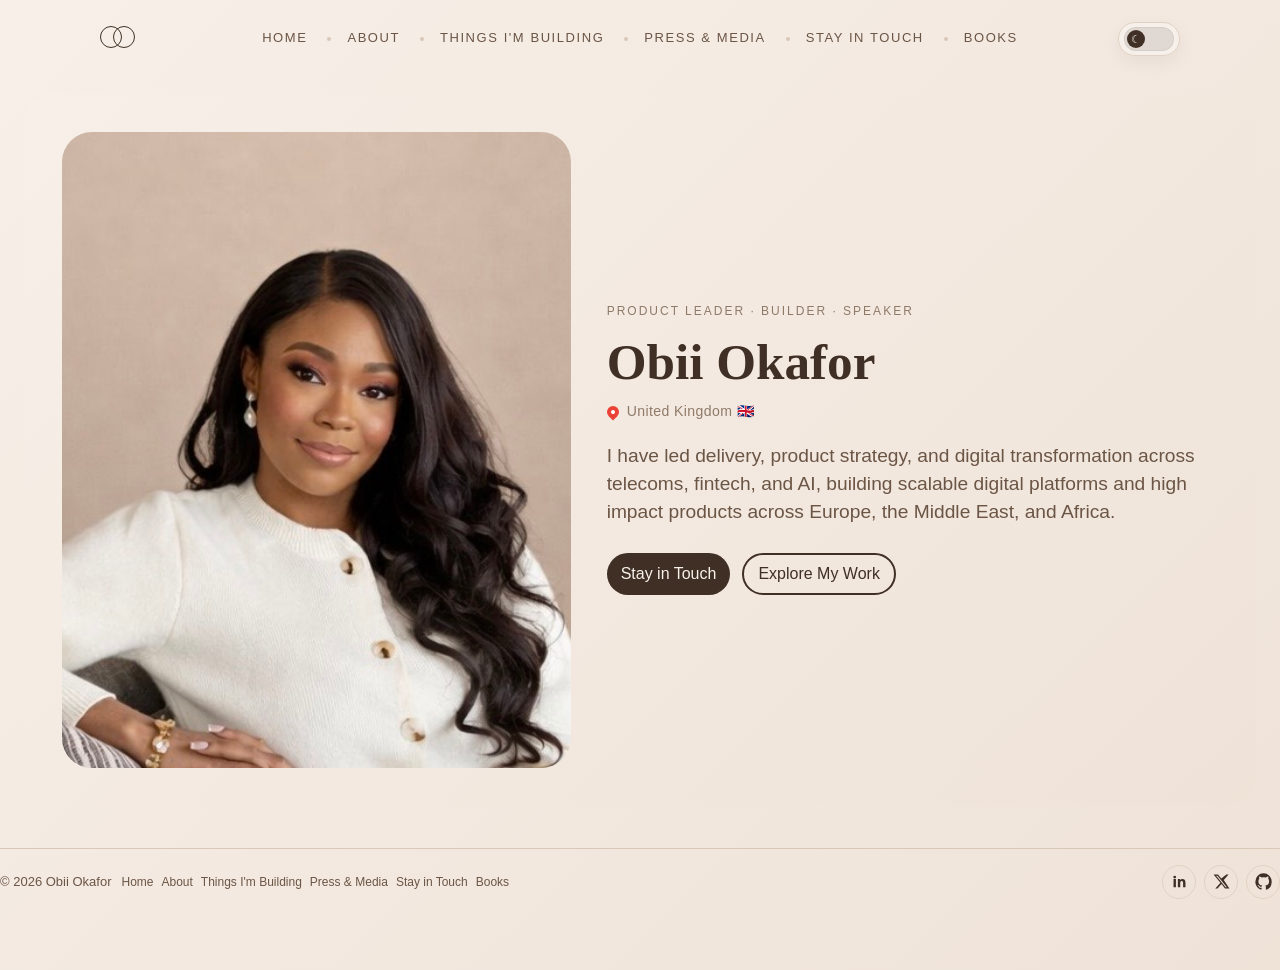
<file: index.html>
<!doctype html>
<html lang="en">
  <head>
    <meta charset="UTF-8" />
    <meta name="viewport" content="width=device-width, initial-scale=1.0" />
    <title>Obii Okafor | Product Leader, Builder &amp; Speaker</title>
    <meta name="description" content="Obii Okafor is a product leader, speaker, author and community builder creating products and opportunities across technology." />
    <link rel="canonical" href="https://obiiokafor.com/" />
    <link rel="icon" href="/assets/brand/favicon.svg" type="image/svg+xml" />
    <link rel="manifest" href="/site.webmanifest" />
    <meta name="application-name" content="Obii Okafor" />
    <meta name="theme-color" content="#efe8df" media="(prefers-color-scheme: light)" />
    <meta name="theme-color" content="#2d1d16" media="(prefers-color-scheme: dark)" />
    <meta property="og:type" content="website" />
    <meta property="og:site_name" content="Obii Okafor" />
    <meta property="og:title" content="Obii Okafor | Product Leader, Builder &amp; Speaker" />
    <meta property="og:description" content="Building products, communities and ideas that create opportunity." />
    <meta property="og:url" content="https://obiiokafor.com/" />
    <meta property="og:image" content="https://obiiokafor.com/assets/brand/og-image.jpg" />
    <meta property="og:image:width" content="1200" />
    <meta property="og:image:height" content="630" />
    <meta name="twitter:card" content="summary_large_image" />
    <meta name="twitter:title" content="Obii Okafor | Product Leader, Builder &amp; Speaker" />
    <meta name="twitter:description" content="Building products, communities and ideas that create opportunity." />
    <meta name="twitter:image" content="https://obiiokafor.com/assets/brand/og-image.jpg" />
    <link rel="stylesheet" href="./site-ui.css" />
    <link rel="stylesheet" href="./hero-studio.css" />
    <script type="application/ld+json">
{
  "@context": "https://schema.org",
  "@graph": [
    {
      "@type": "WebSite",
      "@id": "https://obiiokafor.com/#website",
      "url": "https://obiiokafor.com/",
      "name": "Obii Okafor",
      "alternateName": [
        "Obiageli Okafor",
        "Obii Okafor"
      ],
      "description": "Personal website of Obii Okafor, Senior Product Manager, product leader, product management speaker, author and builder of PMHelp and Capstone.",
      "publisher": {
        "@id": "https://obiiokafor.com/#person"
      },
      "inLanguage": "en-GB"
    },
    {
      "@type": "Person",
      "@id": "https://obiiokafor.com/#person",
      "name": "Obiageli Okafor",
      "alternateName": [
        "Obii Okafor",
        "Obii"
      ],
      "url": "https://obiiokafor.com/",
      "image": "https://obiiokafor.com/assets/about-profile-square.jpg",
      "jobTitle": "Senior Product Manager",
      "description": "Obiageli Okafor is a London-based Senior Product Manager, product leader, product management speaker, author and technology leader.",
      "worksFor": {
        "@type": "Organization",
        "name": "8x8",
        "url": "https://www.8x8.com/"
      },
      "founder": [
        {
          "@id": "https://www.pmhelp.co/#organization"
        },
        {
          "@type": "Organization",
          "name": "Capstone",
          "url": "https://www.usecapstone.com/"
        }
      ],
      "sameAs": [
        "https://www.linkedin.com/in/obiageli-okafor",
        "https://x.com/obiiokafor1",
        "https://github.com/ObiiOkafor"
      ],
      "knowsAbout": [
        "Product Management",
        "Product Leadership",
        "Artificial Intelligence",
        "AI",
        "Cloud Communications",
        "Enterprise Platforms",
        "Digital Transformation",
        "Career Growth",
        "Leadership",
        "PMHelp",
        "Capstone",
        "Usecapstone"
      ],
      "award": [
        "TechWomen100 Winner",
        "SHEList 100 Female Impact Leader in the UK",
        "She Inspires Award Winner for Women in Digital Innovation and Communication",
        "Women in Telecoms Champion 2026",
        "50 Women Tech Titans in Nigeria"
      ]
    },
    {
      "@type": "Organization",
      "@id": "https://www.pmhelp.co/#organization",
      "name": "PMHelp",
      "url": "https://www.pmhelp.co/",
      "founder": {
        "@id": "https://obiiokafor.com/#person"
      },
      "description": "PMHelp is a global platform helping people build successful careers in product management through education, mentoring, career programmes, AI-powered tools and industry initiatives.",
      "sameAs": [
        "https://www.pmhelp.co/"
      ]
    },
    {
      "@context": "https://schema.org",
      "@type": "BreadcrumbList",
      "itemListElement": [
        {
          "@type": "ListItem",
          "position": 1,
          "name": "Home",
          "item": "https://obiiokafor.com/"
        },
        {
          "@type": "ListItem",
          "position": 2,
          "name": "Home",
          "item": "https://obiiokafor.com/"
        }
      ]
    }
  ]
}
</script>
  </head>
  <body data-page="home">

    <a class="skip-link" href="#main-content">Skip to content</a><div class="site-shell">
      <header class="site-header">
        <a class="brand" href="./index.html" aria-label="Obii Okafor home">
          <span class="brand-mark" aria-hidden="true">
            <span></span>
            <span></span>
          </span>
        </a>
        <nav class="top-nav" aria-label="Site navigation">
          <ul>
            <li><a data-page-link="home" href="./index.html">Home</a></li>
            <li><a data-page-link="about" href="./about.html">About</a></li>
            <li><a data-page-link="projects" href="./projects.html">Things I'm Building</a></li>
            <li><a data-page-link="press" href="./press-media.html">Press & Media</a></li>
            <li><a data-page-link="contact" href="./contact.html">Stay in Touch</a></li>
            <li><a data-page-link="book" href="./book.html">Books</a></li>
          </ul>
        </nav>
        <div class="theme-switch" aria-label="Theme switcher">
          <button class="theme-toggle" type="button" aria-label="Switch to dark mode" title="Switch to dark mode">
            <span aria-hidden="true">☼</span>
          </button>
        </div>
      </header>
    </div>
    <main id="main-content" class="clean-preview">
      <section class="stage-wrap">
        <section id="heroStage" class="preview-stage">
          <section class="hero">
            <div class="portrait"><img src="./Obii profesh photo.jpg" alt="Obii Okafor portrait" /></div>
            <div class="content">
              <div class="eyebrow">Product Leader · Builder · Speaker</div>
              <h1>Obii Okafor</h1>
              <p class="location"><span class="gm-pin" aria-hidden="true"></span>United Kingdom 🇬🇧</p>
              <p>I have led delivery, product strategy, and digital transformation across telecoms, fintech, and AI, building scalable digital platforms and high impact products across Europe, the Middle East, and Africa.</p>
              <div class="cta-row">
                <a class="primary" href="./contact.html">Stay in Touch</a>
                <a class="secondary" href="./projects.html">Explore My Work</a>
              </div>
            </div>
          </section>
        </section>
      </section>
      <footer class="site-footer">
        <div class="footer-left">
          <p>© 2026 Obii Okafor</p>
          <div class="footer-nav">
            <a href="./index.html">Home</a>
            <a href="./about.html">About</a>
            <a href="./projects.html">Things I'm Building</a>
            <a href="./press-media.html">Press & Media</a>
            <a href="./contact.html">Stay in Touch</a>
            <a href="./book.html">Books</a>
          </div>
        </div>
        <div class="social" aria-label="Social links">
          <a href="https://www.linkedin.com/in/obiageli-okafor" target="_blank" rel="noreferrer" aria-label="LinkedIn">
            <svg viewBox="0 0 24 24" fill="currentColor" aria-hidden="true"><path d="M6.94 8.5H3.56V20h3.38V8.5Zm-1.69-4.7a1.96 1.96 0 1 0 0 3.92 1.96 1.96 0 0 0 0-3.92ZM20.44 13.4c0-3.33-1.78-4.88-4.15-4.88-1.91 0-2.76 1.05-3.24 1.79V8.5H9.67V20h3.38v-5.7c0-1.5.28-2.95 2.15-2.95 1.84 0 1.86 1.72 1.86 3.05V20h3.38v-6.6Z"/></svg>
          </a>
          <a href="https://x.com/obiiokafor1?s=21&t=R1z7tlqv8gVdBXQX9fZ9Ow" target="_blank" rel="noreferrer" aria-label="X">
            <svg viewBox="0 0 24 24" fill="currentColor" aria-hidden="true"><path d="M18.9 2H22l-6.77 7.73L23.2 22h-6.26l-4.9-6.52L6.36 22H3.25l7.25-8.3L.8 2h6.36l4.43 5.9L18.9 2Zm-1.1 18h1.73L6.27 3.9H4.42L17.8 20Z"/></svg>
          </a>
          <a href="https://github.com/ObiiOkafor?tab=overview&from=2026-05-01&to=2026-05-31" target="_blank" rel="noreferrer" aria-label="GitHub">
            <svg viewBox="0 0 24 24" fill="currentColor" aria-hidden="true"><path d="M12 .5A11.5 11.5 0 0 0 .5 12.2c0 5.2 3.37 9.62 8.04 11.18.59.11.8-.26.8-.58v-2.05c-3.27.73-3.96-1.42-3.96-1.42-.54-1.4-1.32-1.77-1.32-1.77-1.08-.75.08-.74.08-.74 1.2.09 1.83 1.25 1.83 1.25 1.06 1.87 2.79 1.33 3.47 1.02.11-.79.42-1.33.76-1.64-2.61-.31-5.35-1.34-5.35-5.94 0-1.31.46-2.38 1.21-3.22-.12-.31-.52-1.57.12-3.27 0 0 .99-.32 3.24 1.23a11.03 11.03 0 0 1 5.9 0c2.25-1.55 3.24-1.23 3.24-1.23.64 1.7.24 2.96.12 3.27.75.84 1.21 1.91 1.21 3.22 0 4.61-2.75 5.63-5.37 5.94.43.37.81 1.1.81 2.23v3.3c0 .32.21.7.81.58A11.7 11.7 0 0 0 23.5 12.2 11.5 11.5 0 0 0 12 .5Z"/></svg>
          </a>
        </div>
      </footer>
    </main>

    <script src="./site-theme.js"></script>
    <script src="./hero-studio-config.js"></script>
    <script src="./hero-studio.js?v=seo-1"></script>
  </body>
</html>
</file>
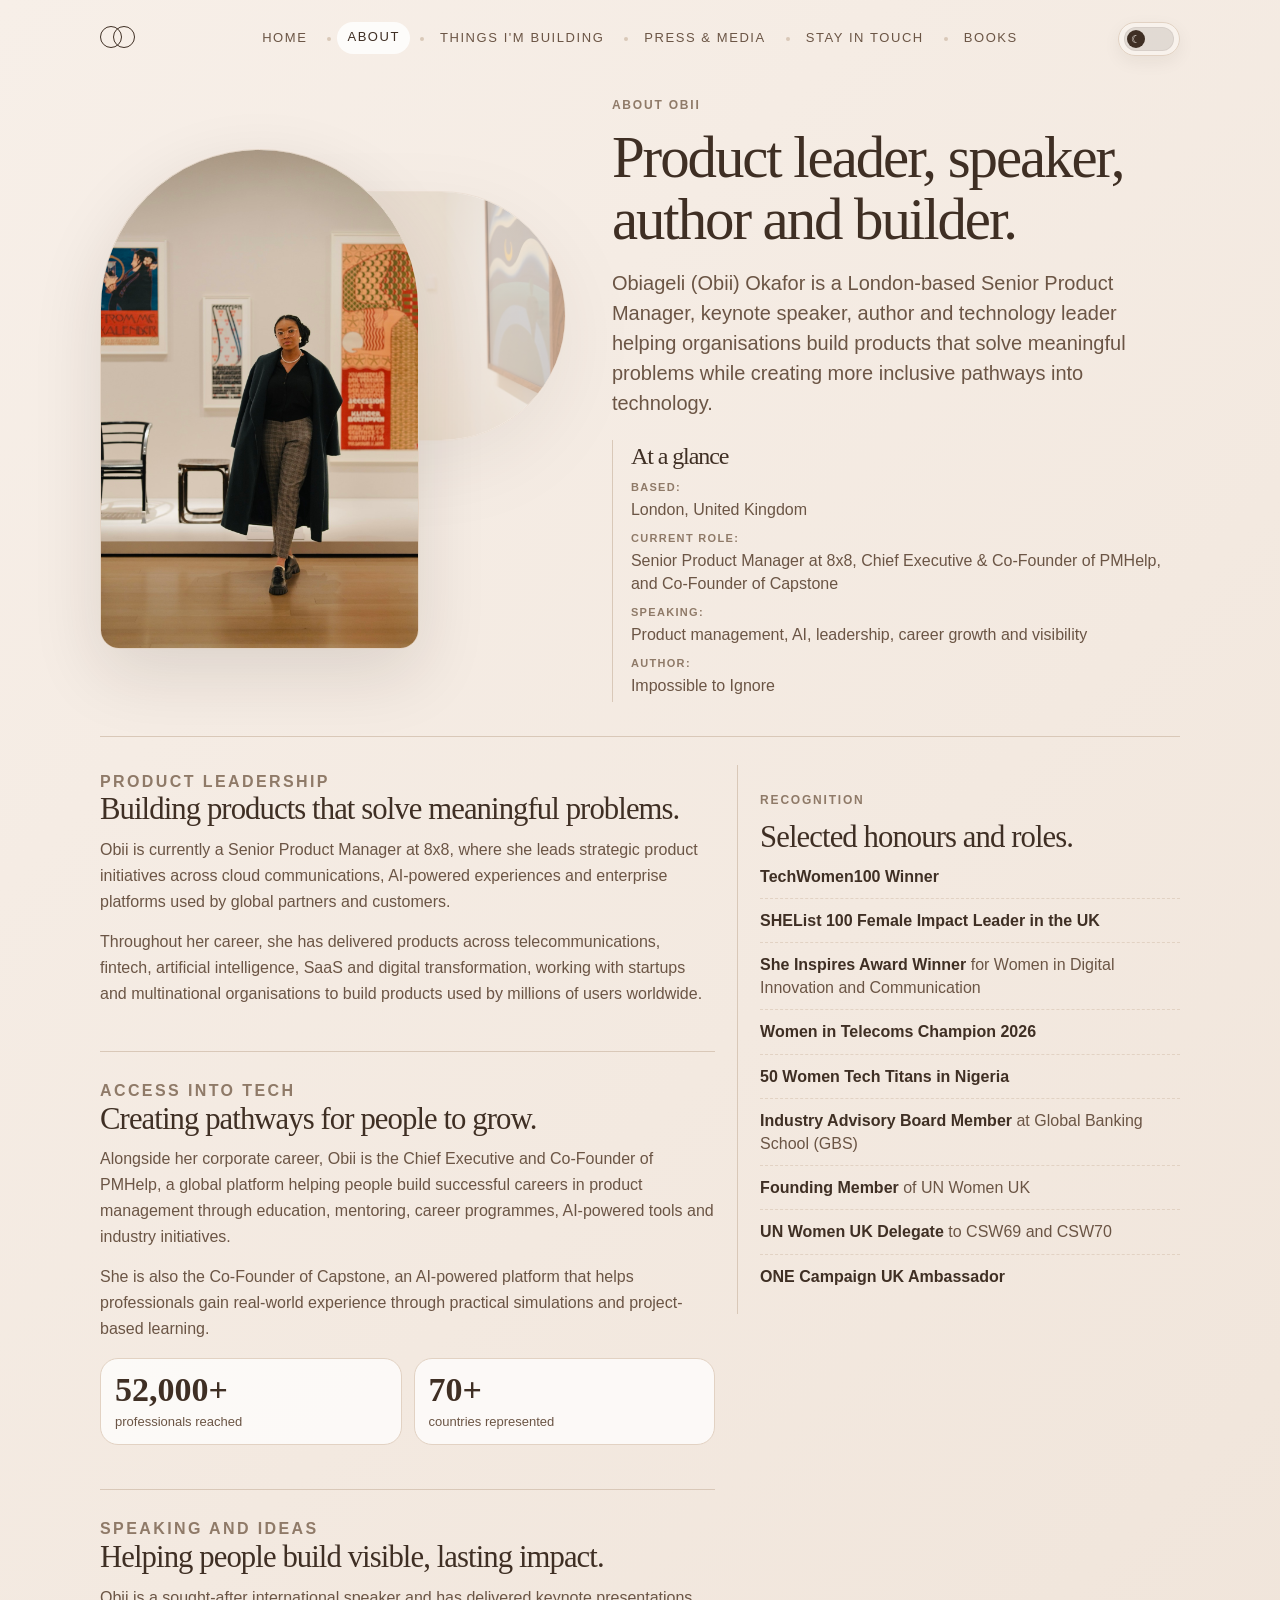
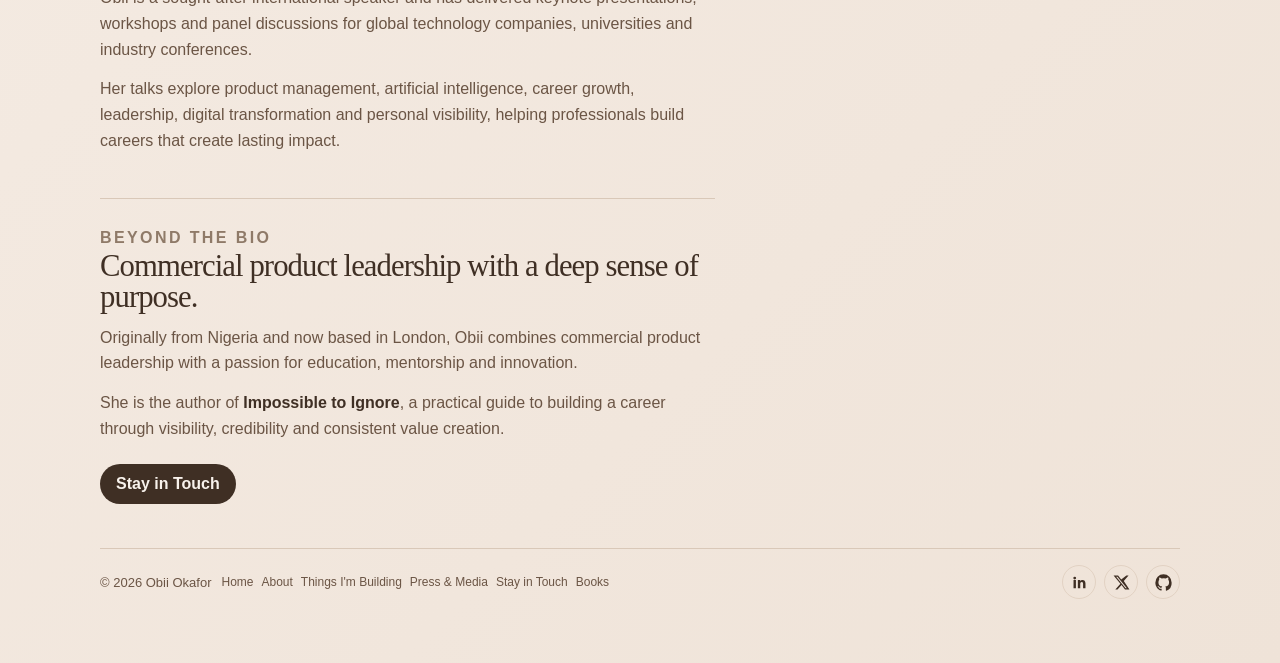
<file: about.html>
<!doctype html>
<html lang="en">
  <head>
    <meta charset="UTF-8" />
    <meta name="viewport" content="width=device-width, initial-scale=1.0" />
    <title>About | Obii Okafor</title>
    <meta name="description" content="Learn more about Obii Okafor, a London-based product leader, speaker, author and community builder." />
    <link rel="canonical" href="https://obiiokafor.com/about" />
    <link rel="icon" href="/assets/brand/favicon.svg" type="image/svg+xml" />
    <link rel="manifest" href="/site.webmanifest" />
    <meta name="application-name" content="Obii Okafor" />
    <meta name="theme-color" content="#efe8df" media="(prefers-color-scheme: light)" />
    <meta name="theme-color" content="#2d1d16" media="(prefers-color-scheme: dark)" />
    <meta property="og:type" content="profile" />
    <meta property="og:site_name" content="Obii Okafor" />
    <meta property="og:title" content="About | Obii Okafor" />
    <meta property="og:description" content="London-based product leader, speaker, author and community builder creating more inclusive pathways into technology." />
    <meta property="og:url" content="https://obiiokafor.com/about" />
    <meta property="og:image" content="https://obiiokafor.com/assets/brand/og-image.jpg" />
    <meta property="og:image:width" content="1200" />
    <meta property="og:image:height" content="630" />
    <meta name="twitter:card" content="summary_large_image" />
    <meta name="twitter:title" content="About | Obii Okafor" />
    <meta name="twitter:description" content="London-based product leader, speaker, author and community builder." />
    <meta name="twitter:image" content="https://obiiokafor.com/assets/brand/og-image.jpg" />
    <link rel="stylesheet" href="./site-ui.css" />
    <style>
      * { box-sizing: border-box; }
      body {
        margin: 0;
        font-family: "Avenir Next", "Segoe UI", sans-serif;
        color: var(--text);
        background: var(--page-bg-alt);
      }
      img { max-width: 100%; display: block; }
      .about-main {
        max-width: 1120px;
        margin: 0 auto;
        padding: 26px 20px 56px;
      }
      .eyebrow {
        margin: 0 0 12px;
        color: var(--muted-soft);
        font-size: 12px;
        font-weight: 650;
        letter-spacing: 0.15em;
        text-transform: uppercase;
      }
      h1,
      h2 {
        font-family: Georgia, serif;
        letter-spacing: -0.045em;
      }
      h1 {
        margin: 0;
        font-size: clamp(46px, 6vw, 82px);
        line-height: 0.96;
      }
      h2 {
        margin: 0 0 12px;
        font-size: clamp(28px, 3vw, 40px);
        font-weight: 500;
        line-height: 1;
      }
      p {
        color: var(--muted);
        line-height: 1.62;
      }
      .about-hero {
        position: relative;
        display: grid;
        gap: 28px;
        margin-bottom: 28px;
      }
      .about-hero-copy {
        position: relative;
        z-index: 2;
      }
      .hero-copy {
        margin: 18px 0 0;
        max-width: 760px;
        font-size: clamp(18px, 2vw, 22px);
        line-height: 1.5;
      }
      .about-media {
        position: relative;
        min-height: 420px;
      }
      .photo-card {
        overflow: hidden;
        margin: 0;
        border: 1px solid var(--border);
        background: var(--surface);
        box-shadow: 0 24px 70px rgba(38, 26, 18, 0.12);
        user-select: none;
        -webkit-user-drag: none;
      }
      .photo-card img {
        width: 100%;
        height: 100%;
        object-fit: cover;
        user-select: none;
        -webkit-user-drag: none;
      }
      .photo-wide {
        height: 360px;
      }
      .photo-portrait {
        height: 520px;
      }
      .photo-square {
        height: 330px;
      }
      .snapshot {
        border: 1px solid var(--border);
        border-radius: 22px;
        background: var(--surface);
        padding: 18px;
      }
      .snapshot h2 {
        font-size: 28px;
      }
      .snapshot-list,
      .recognition-list {
        display: grid;
        gap: 10px;
        margin: 0;
        padding: 0;
        list-style: none;
      }
      .snapshot-list li,
      .recognition-list li {
        color: var(--muted);
        line-height: 1.45;
      }
      strong { color: var(--text); }
      .section-card strong,
      .recognition-list strong {
        font-weight: 550;
      }
      .snapshot-list strong {
        display: block;
        margin-bottom: 2px;
        color: var(--muted-soft);
        font-size: 11px;
        font-weight: 650;
        letter-spacing: 0.12em;
        text-transform: uppercase;
      }
      .about-grid {
        display: grid;
        grid-template-columns: minmax(0, 1fr) minmax(280px, 0.72fr);
        gap: 22px;
        align-items: start;
      }
      .story {
        display: grid;
        gap: 18px;
      }
      .section-card,
      .recognition {
        border: 1px solid var(--border);
        border-radius: 22px;
        background: var(--surface-strong);
        padding: 22px;
      }
      .section-card p {
        margin: 0;
        font-size: 16px;
      }
      .section-card p + p {
        margin-top: 14px;
      }
      .stats {
        display: grid;
        grid-template-columns: repeat(2, minmax(0, 1fr));
        gap: 12px;
        margin-top: 16px;
      }
      .stat {
        border: 1px solid var(--border);
        border-radius: 18px;
        background: var(--chip-bg);
        padding: 14px;
      }
      .stat strong {
        display: block;
        font-family: Georgia, serif;
        font-size: 34px;
        line-height: 1;
      }
      .stat span {
        display: block;
        margin-top: 6px;
        color: var(--muted);
        font-size: 13px;
        line-height: 1.35;
      }
      .recognition {
        position: sticky;
        top: 18px;
      }
      .recognition-list li {
        border-bottom: 1px solid var(--border);
        padding-bottom: 10px;
      }
      .recognition-list li:last-child {
        border-bottom: 0;
        padding-bottom: 0;
      }
      .cta-row {
        margin-top: 22px;
        display: flex;
        flex-wrap: wrap;
        gap: 10px;
      }
      .btn {
        display: inline-flex;
        align-items: center;
        justify-content: center;
        border-radius: 999px;
        padding: 11px 16px;
        text-decoration: none;
        font-weight: 700;
      }
      .btn.primary {
        background: var(--button-bg);
        color: var(--button-text);
      }
      .btn.secondary {
        border: 1px solid var(--button-bg);
        color: var(--text);
      }

      body[data-about-variant="editorial"] .about-hero {
        grid-template-columns: minmax(0, 0.9fr) minmax(0, 1.1fr);
        align-items: center;
        padding-bottom: 34px;
        border-bottom: 1px solid var(--border-strong);
      }
      body[data-about-variant="editorial"] .about-media {
        order: -1;
      }
      body[data-about-variant="editorial"] .photo-wide {
        position: absolute;
        inset: 38px 0 auto 96px;
        width: min(78%, 520px);
        height: 270px;
        border-radius: 999px;
        opacity: 0.54;
      }
      body[data-about-variant="editorial"] .photo-portrait {
        position: relative;
        width: min(66%, 360px);
        height: 520px;
        border-radius: 240px 240px 28px 28px;
        z-index: 2;
      }
      body[data-about-variant="editorial"] .photo-square {
        position: absolute;
        right: 18px;
        bottom: 20px;
        width: 180px;
        height: 180px;
        border-radius: 34px;
        z-index: 3;
      }
      body[data-about-variant="editorial"] .snapshot {
        margin-top: 22px;
      }

      body[data-about-variant="gallery"] .about-hero {
        grid-template-columns: minmax(0, 1fr);
      }
      body[data-about-variant="gallery"] .about-hero-copy {
        max-width: 920px;
        padding: 42px 0 4px;
      }
      body[data-about-variant="gallery"] .about-media {
        min-height: 520px;
        display: grid;
        grid-template-columns: minmax(0, 1.2fr) minmax(240px, 0.68fr);
        gap: 18px;
        align-items: stretch;
      }
      body[data-about-variant="gallery"] .photo-wide {
        height: 520px;
        border-radius: 28px;
      }
      body[data-about-variant="gallery"] .photo-portrait {
        height: 520px;
        border-radius: 28px;
      }
      body[data-about-variant="gallery"] .photo-square {
        display: none;
      }
      body[data-about-variant="gallery"] .snapshot {
        margin: -52px 26px 34px auto;
        max-width: 620px;
        position: relative;
        z-index: 3;
      }

      body[data-about-variant="portrait"] .about-hero {
        grid-template-columns: minmax(0, 1.05fr) minmax(280px, 0.78fr);
        align-items: stretch;
        padding: 28px;
        border: 1px solid var(--border);
        border-radius: 30px;
        background: var(--surface);
      }
      body[data-about-variant="portrait"] .about-hero-copy {
        align-self: center;
      }
      body[data-about-variant="portrait"] .about-media {
        min-height: 540px;
      }
      body[data-about-variant="portrait"] .photo-square {
        display: none;
      }
      body[data-about-variant="portrait"] .photo-portrait {
        height: 540px;
        border-radius: 260px 260px 36px 36px;
      }
      body[data-about-variant="portrait"] .photo-wide {
        position: absolute;
        right: -14px;
        bottom: -22px;
        width: 72%;
        height: 190px;
        border-radius: 28px;
        z-index: 2;
      }
      body[data-about-variant="portrait"] .snapshot {
        margin-top: 22px;
        background: var(--chip-bg);
      }

      /* Softer editorial system: same hero, different ways to present the bio. */
      h1 {
        max-width: 760px;
        font-size: clamp(38px, 4.6vw, 62px);
        font-weight: 500;
        line-height: 1.04;
        letter-spacing: -0.035em;
      }
      .hero-copy {
        max-width: 690px;
        font-size: clamp(17px, 1.7vw, 20px);
      }
      body[data-about-variant] .about-hero {
        grid-template-columns: minmax(0, 0.92fr) minmax(0, 1.08fr);
        align-items: center;
        padding: 0 0 34px;
        border: 0;
        border-bottom: 1px solid var(--border-strong);
        border-radius: 0;
        background: transparent;
      }
      body[data-about-variant] .about-hero-copy {
        max-width: none;
        padding: 0;
        align-self: center;
      }
      body[data-about-variant] .about-media {
        display: block;
        order: -1;
        min-height: 430px;
      }
      body[data-about-variant] .photo-wide {
        position: absolute;
        inset: 42px 0 auto 98px;
        width: min(76%, 500px);
        height: 250px;
        border-radius: 999px;
        opacity: 0.48;
        pointer-events: none;
      }
      body[data-about-variant] .photo-portrait {
        position: relative;
        width: min(66%, 350px);
        height: 500px;
        border-radius: 220px 220px 26px 26px;
        z-index: 2;
      }
      body[data-about-variant] .photo-square {
        display: none;
      }
      .snapshot {
        margin-top: 22px;
        border: 0;
        border-left: 1px solid var(--border-strong);
        border-radius: 0;
        background: transparent;
        box-shadow: none;
        padding: 4px 0 4px 18px;
      }
      .snapshot h2 {
        font-size: 24px;
      }
      .about-grid {
        margin-top: 24px;
      }
      body[data-about-variant="editorial"] .section-card,
      body[data-about-variant="editorial"] .recognition {
        border: 0;
        border-radius: 0;
        background: transparent;
        padding: 26px 0;
        box-shadow: none;
      }
      body[data-about-variant="editorial"] .section-card {
        border-top: 1px solid var(--border-strong);
      }
      body[data-about-variant="editorial"] .section-card:first-child {
        border-top: 0;
        padding-top: 4px;
      }
      body[data-about-variant="editorial"] .recognition {
        border-left: 1px solid var(--border-strong);
        padding-left: 22px;
      }
      body[data-about-variant="editorial"] .recognition-list li {
        border-bottom-style: dashed;
      }
      body[data-about-variant="editorial"] .section-card h2,
      body[data-about-variant="editorial"] .recognition h2 {
        max-width: 680px;
        font-size: clamp(24px, 2.4vw, 34px);
        font-weight: 500;
        letter-spacing: -0.03em;
      }
      body[data-about-variant="gallery"] .about-grid {
        grid-template-columns: 1fr;
        gap: 26px;
      }
      body[data-about-variant="gallery"] .story {
        position: relative;
        gap: 0;
        padding-left: 34px;
      }
      body[data-about-variant="gallery"] .story::before {
        content: "";
        position: absolute;
        left: 8px;
        top: 8px;
        bottom: 10px;
        width: 1px;
        background: var(--border-strong);
      }
      body[data-about-variant="gallery"] .section-card {
        position: relative;
        border: 0;
        border-radius: 0;
        background: transparent;
        padding: 0 0 34px;
      }
      body[data-about-variant="gallery"] .section-card::before {
        content: "";
        position: absolute;
        left: -31px;
        top: 8px;
        width: 15px;
        height: 15px;
        border: 1px solid var(--border-strong);
        border-radius: 999px;
        background: var(--page-bg);
        box-shadow: 0 0 0 6px var(--page-bg);
      }
      body[data-about-variant="gallery"] .recognition {
        position: static;
        border-radius: 24px;
        background: var(--surface);
      }
      body[data-about-variant="gallery"] .recognition-list {
        grid-template-columns: repeat(3, minmax(0, 1fr));
        gap: 10px;
      }
      body[data-about-variant="gallery"] .recognition-list li {
        border: 1px solid var(--border);
        border-radius: 999px;
        padding: 9px 12px;
        background: var(--chip-bg);
        font-size: 13px;
      }
      body[data-about-variant="portrait"] .about-grid {
        grid-template-columns: 1fr;
      }
      body[data-about-variant="portrait"] .story {
        counter-reset: aboutSection;
        gap: 0;
      }
      body[data-about-variant="portrait"] .section-card {
        counter-increment: aboutSection;
        display: grid;
        grid-template-columns: 92px minmax(0, 1fr);
        gap: 22px;
        border: 0;
        border-top: 1px solid var(--border-strong);
        border-radius: 0;
        background: transparent;
        padding: 28px 0;
      }
      body[data-about-variant="portrait"] .section-card::before {
        content: "0" counter(aboutSection);
        grid-column: 1;
        grid-row: 1 / span 4;
        font-family: Georgia, serif;
        font-size: 42px;
        line-height: 0.9;
        color: var(--muted-soft);
      }
      body[data-about-variant="portrait"] .section-card > * {
        grid-column: 2;
      }
      body[data-about-variant="portrait"] .recognition {
        position: static;
        border: 0;
        border-top: 1px solid var(--border-strong);
        border-radius: 0;
        background: transparent;
        padding: 28px 0 0;
      }
      body[data-about-variant="portrait"] .recognition-list {
        grid-template-columns: repeat(2, minmax(0, 1fr));
        gap: 0 22px;
      }

      @media (max-width: 920px) {
        body[data-about-variant] .about-hero,
        .about-grid,
        body[data-about-variant="gallery"] .about-media {
          grid-template-columns: 1fr;
        }
        .recognition { position: static; }
        body[data-about-variant] .about-media {
          order: 0;
        }
        body[data-about-variant="editorial"] .about-media {
          order: 0;
          min-height: 440px;
        }
        body[data-about-variant="editorial"] .photo-wide {
          left: 80px;
          width: calc(100% - 80px);
        }
        body[data-about-variant="gallery"] .snapshot {
          margin: 0 0 30px;
          max-width: none;
        }
        body[data-about-variant="portrait"] .about-hero {
          padding: 20px;
        }
      }
      @media (max-width: 620px) {
        .about-main { padding-top: 18px; }
        .stats { grid-template-columns: 1fr; }
        .photo-wide,
        .photo-portrait,
        .photo-square { border-radius: 22px !important; }
        body[data-about-variant] .about-media {
          min-height: auto;
          display: grid;
          gap: 12px;
        }
        body[data-about-variant="editorial"] .photo-wide,
        body[data-about-variant="editorial"] .photo-portrait,
        body[data-about-variant="editorial"] .photo-square,
        body[data-about-variant="portrait"] .photo-wide,
        body[data-about-variant="portrait"] .photo-portrait {
          position: relative;
          inset: auto;
          width: 100%;
          height: auto;
        }
        body[data-about-variant="editorial"] .photo-square,
        body[data-about-variant="portrait"] .photo-wide {
          display: none;
        }
        body[data-about-variant="gallery"] .photo-wide,
        body[data-about-variant="gallery"] .photo-portrait {
          height: auto;
        }
      }
    </style>

    <!-- SEO structured data -->
    <script type="application/ld+json">
    {
      "@context": "https://schema.org",
      "@graph": [
        {
          "@type": "Person",
          "@id": "https://obiiokafor.com/#person",
          "name": "Obiageli Okafor",
          "alternateName": [
            "Obii Okafor",
            "Obii"
          ],
          "url": "https://obiiokafor.com/",
          "image": "https://obiiokafor.com/assets/about-profile-square.jpg",
          "jobTitle": "Senior Product Manager",
          "description": "Obiageli Okafor is a London-based Senior Product Manager, product leader, product management speaker, author and technology leader.",
          "worksFor": {
            "@type": "Organization",
            "name": "8x8",
            "url": "https://www.8x8.com/"
          },
          "founder": [
            {
              "@id": "https://www.pmhelp.co/#organization"
            },
            {
              "@type": "Organization",
              "name": "Capstone",
              "url": "https://www.usecapstone.com/"
            }
          ],
          "sameAs": [
            "https://www.linkedin.com/in/obiageli-okafor",
            "https://x.com/obiiokafor1",
            "https://github.com/ObiiOkafor"
          ],
          "knowsAbout": [
            "Product Management",
            "Product Leadership",
            "Artificial Intelligence",
            "AI",
            "Cloud Communications",
            "Enterprise Platforms",
            "Digital Transformation",
            "Career Growth",
            "Leadership",
            "PMHelp",
            "Capstone",
            "Usecapstone"
          ],
          "award": [
            "TechWomen100 Winner",
            "SHEList 100 Female Impact Leader in the UK",
            "She Inspires Award Winner for Women in Digital Innovation and Communication",
            "Women in Telecoms Champion 2026",
            "50 Women Tech Titans in Nigeria"
          ]
        },
        {
          "@context": "https://schema.org",
          "@type": "BreadcrumbList",
          "itemListElement": [
            {
              "@type": "ListItem",
              "position": 1,
              "name": "Home",
              "item": "https://obiiokafor.com/"
            },
            {
              "@type": "ListItem",
              "position": 2,
              "name": "About",
              "item": "https://obiiokafor.com/about"
            }
          ]
        }
      ]
    }
    </script>
    <!-- /SEO structured data -->
  </head>
  <body data-page="about" data-about-variant="editorial">

    <a class="skip-link" href="#main-content">Skip to content</a><div class="site-shell">
      <header class="site-header">
        <a class="brand" href="./index.html" aria-label="Obii Okafor home">
          <span class="brand-mark" aria-hidden="true"><span></span><span></span></span>
        </a>
        <nav class="top-nav" aria-label="Site navigation">
          <ul>
            <li><a data-page-link="home" href="./index.html">Home</a></li>
            <li><a data-page-link="about" href="./about.html">About</a></li>
            <li><a data-page-link="projects" href="./projects.html">Things I'm Building</a></li>
            <li><a data-page-link="press" href="./press-media.html">Press &amp; Media</a></li>
            <li><a data-page-link="contact" href="./contact.html">Stay in Touch</a></li>
            <li><a data-page-link="book" href="./book.html">Books</a></li>
          </ul>
        </nav>
        <div class="theme-switch" aria-label="Theme switcher">
          <button class="theme-toggle" type="button" aria-label="Switch to dark mode" title="Switch to dark mode"><span aria-hidden="true">☼</span></button>
        </div>
      </header>
    </div>

    <main id="main-content" class="about-main">
      <section class="about-hero">
        <div class="about-hero-copy">
          <p class="eyebrow">About Obii</p>
          <h1>Product leader, speaker, author and builder.</h1>
          <p class="hero-copy">
            Obiageli (Obii) Okafor is a London-based Senior Product Manager,
            keynote speaker, author and technology leader helping organisations
            build products that solve meaningful problems while creating more
            inclusive pathways into technology.
          </p>
          <aside class="snapshot" aria-label="Professional snapshot">
            <h2>At a glance</h2>
            <ul class="snapshot-list">
              <li><strong>Based:</strong> London, United Kingdom</li>
              <li><strong>Current role:</strong> Senior Product Manager at 8x8, Chief Executive &amp; Co-Founder of PMHelp, and Co-Founder of Capstone</li>
              <li><strong>Speaking:</strong> Product management, AI, leadership, career growth and visibility</li>
              <li><strong>Author:</strong> Impossible to Ignore</li>
            </ul>
          </aside>
        </div>

        <div class="about-media" aria-label="Portraits of Obii in a gallery setting">
          <figure class="photo-card photo-wide">
            <img draggable="false" src="./assets/about-gallery-wide.jpg" alt="Obii looking at artwork in a gallery" />
          </figure>
          <figure class="photo-card photo-portrait">
            <img draggable="false" src="./assets/about-gallery-portrait.jpg" alt="Obii standing in a gallery" />
          </figure>
          <figure class="photo-card photo-square">
            <img draggable="false" src="./assets/about-profile-square.jpg" alt="Profile portrait of Obii" />
          </figure>
        </div>
      </section>

      <section class="about-grid">
        <div class="story">
          <section class="section-card">
            <p class="eyebrow">Product Leadership</p>
            <h2>Building products that solve meaningful problems.</h2>
            <p>
              Obii is currently a Senior Product Manager at 8x8, where she leads
              strategic product initiatives across cloud communications,
              AI-powered experiences and enterprise platforms used by global
              partners and customers.
            </p>
            <p>
              Throughout her career, she has delivered products across
              telecommunications, fintech, artificial intelligence, SaaS and
              digital transformation, working with startups and multinational
              organisations to build products used by millions of users worldwide.
            </p>
          </section>

          <section class="section-card">
            <p class="eyebrow">Access Into Tech</p>
            <h2>Creating pathways for people to grow.</h2>
            <p>
              Alongside her corporate career, Obii is the Chief Executive and
              Co-Founder of PMHelp, a global platform helping people build
              successful careers in product management through education,
              mentoring, career programmes, AI-powered tools and industry
              initiatives.
            </p>
            <p>
              She is also the Co-Founder of Capstone, an AI-powered platform
              that helps professionals gain real-world experience through
              practical simulations and project-based learning.
            </p>
            <div class="stats" aria-label="Community impact">
              <div class="stat"><strong>52,000+</strong><span>professionals reached</span></div>
              <div class="stat"><strong>70+</strong><span>countries represented</span></div>
            </div>
          </section>

          <section class="section-card">
            <p class="eyebrow">Speaking And Ideas</p>
            <h2>Helping people build visible, lasting impact.</h2>
            <p>
              Obii is a sought-after international speaker and has delivered
              keynote presentations, workshops and panel discussions for global
              technology companies, universities and industry conferences.
            </p>
            <p>
              Her talks explore product management, artificial intelligence,
              career growth, leadership, digital transformation and personal
              visibility, helping professionals build careers that create
              lasting impact.
            </p>
          </section>

          <section class="section-card">
            <p class="eyebrow">Beyond The Bio</p>
            <h2>Commercial product leadership with a deep sense of purpose.</h2>
            <p>
              Originally from Nigeria and now based in London, Obii combines
              commercial product leadership with a passion for education,
              mentorship and innovation.
            </p>
            <p>
              She is the author of <strong>Impossible to Ignore</strong>, a
              practical guide to building a career through visibility,
              credibility and consistent value creation.
            </p>
            <div class="cta-row">
              <a class="btn primary" href="./contact.html">Stay in Touch</a>
            </div>
          </section>
        </div>

        <aside class="recognition">
          <p class="eyebrow">Recognition</p>
          <h2>Selected honours and roles.</h2>
          <ul class="recognition-list">
            <li><strong>TechWomen100 Winner</strong></li>
            <li><strong>SHEList 100 Female Impact Leader in the UK</strong></li>
            <li><strong>She Inspires Award Winner</strong> for Women in Digital Innovation and Communication</li>
            <li><strong>Women in Telecoms Champion 2026</strong></li>
            <li><strong>50 Women Tech Titans in Nigeria</strong></li>
            <li><strong>Industry Advisory Board Member</strong> at Global Banking School (GBS)</li>
            <li><strong>Founding Member</strong> of UN Women UK</li>
            <li><strong>UN Women UK Delegate</strong> to CSW69 and CSW70</li>
            <li><strong>ONE Campaign UK Ambassador</strong></li>
          </ul>
        </aside>
      </section>

      <footer class="site-footer">
        <div class="footer-left">
          <p>© 2026 Obii Okafor</p>
          <div class="footer-nav">
            <a href="./index.html">Home</a>
            <a href="./about.html">About</a>
            <a href="./projects.html">Things I'm Building</a>
            <a href="./press-media.html">Press &amp; Media</a>
            <a href="./contact.html">Stay in Touch</a>
            <a href="./book.html">Books</a>
          </div>
        </div>
        <div class="social" aria-label="Social links">
          <a href="https://www.linkedin.com/in/obiageli-okafor" target="_blank" rel="noreferrer" aria-label="LinkedIn">
            <svg viewBox="0 0 24 24" fill="currentColor" aria-hidden="true"><path d="M6.94 8.5H3.56V20h3.38V8.5Zm-1.69-4.7a1.96 1.96 0 1 0 0 3.92 1.96 1.96 0 0 0 0-3.92ZM20.44 13.4c0-3.33-1.78-4.88-4.15-4.88-1.91 0-2.76 1.05-3.24 1.79V8.5H9.67V20h3.38v-5.7c0-1.5.28-2.95 2.15-2.95 1.84 0 1.86 1.72 1.86 3.05V20h3.38v-6.6Z"/></svg>
          </a>
          <a href="https://x.com/obiiokafor1?s=21&t=R1z7tlqv8gVdBXQX9fZ9Ow" target="_blank" rel="noreferrer" aria-label="X">
            <svg viewBox="0 0 24 24" fill="currentColor" aria-hidden="true"><path d="M18.9 2H22l-6.77 7.73L23.2 22h-6.26l-4.9-6.52L6.36 22H3.25l7.25-8.3L.8 2h6.36l4.43 5.9L18.9 2Zm-1.1 18h1.73L6.27 3.9H4.42L17.8 20Z"/></svg>
          </a>
          <a href="https://github.com/ObiiOkafor?tab=overview&from=2026-05-01&to=2026-05-31" target="_blank" rel="noreferrer" aria-label="GitHub">
            <svg viewBox="0 0 24 24" fill="currentColor" aria-hidden="true"><path d="M12 .5A11.5 11.5 0 0 0 .5 12.2c0 5.2 3.37 9.62 8.04 11.18.59.11.8-.26.8-.58v-2.05c-3.27.73-3.96-1.42-3.96-1.42-.54-1.4-1.32-1.77-1.32-1.77-1.08-.75.08-.74.08-.74 1.2.09 1.83 1.25 1.83 1.25 1.06 1.87 2.79 1.33 3.47 1.02.11-.79.42-1.33.76-1.64-2.61-.31-5.35-1.34-5.35-5.94 0-1.31.46-2.38 1.21-3.22-.12-.31-.52-1.57.12-3.27 0 0 .99-.32 3.24 1.23a11.03 11.03 0 0 1 5.9 0c2.25-1.55 3.24-1.23 3.24-1.23.64 1.7.24 2.96.12 3.27.75.84 1.21 1.91 1.21 3.22 0 4.61-2.75 5.63-5.37 5.94.43.37.81 1.1.81 2.23v3.3c0 .32.21.7.81.58A11.7 11.7 0 0 0 23.5 12.2 11.5 11.5 0 0 0 12 .5Z"/></svg>
          </a>
        </div>
      </footer>
    </main>

    <script src="./site-theme.js"></script>
  </body>
</html>
</file>
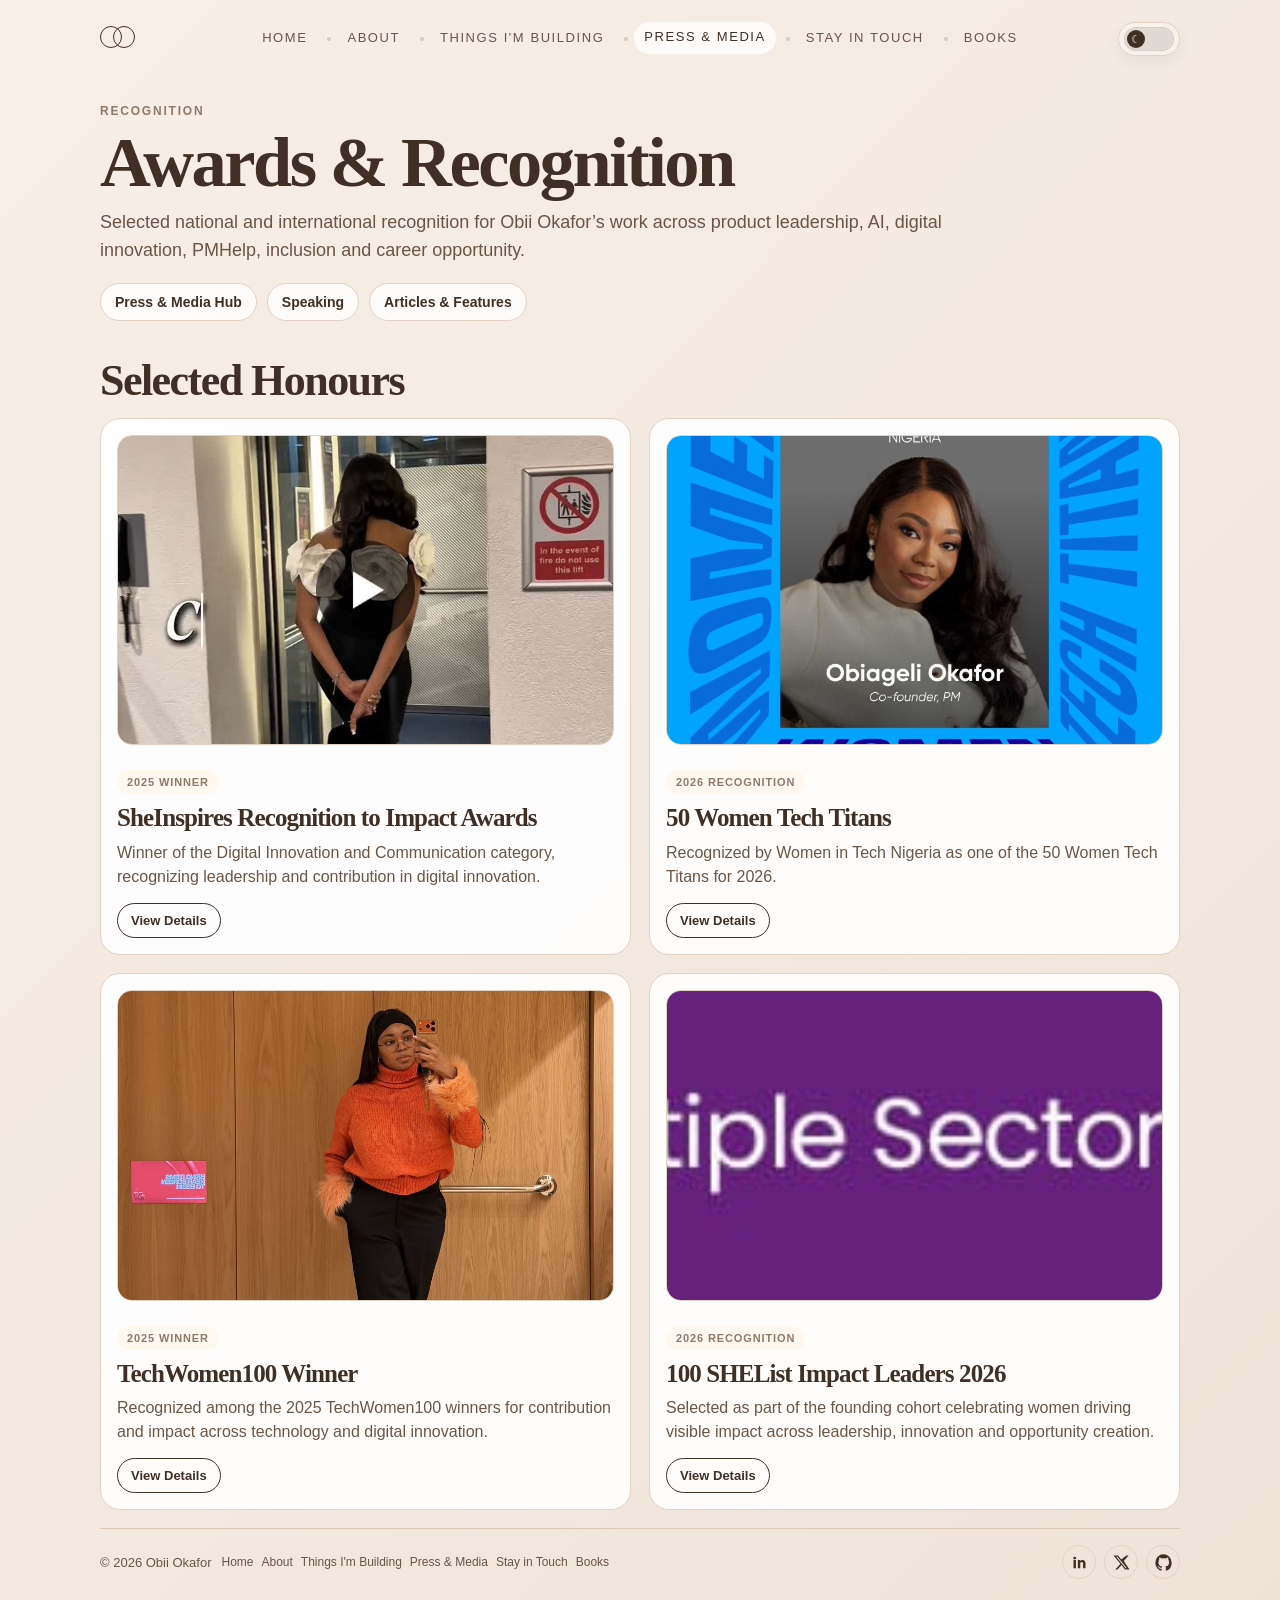
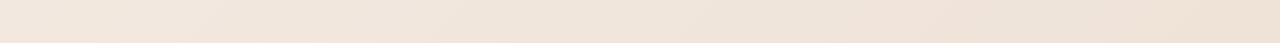
<file: awards.html>
<!doctype html>
<html lang="en">
  <head>
    <meta charset="UTF-8" />
    <meta name="viewport" content="width=device-width, initial-scale=1.0" />
    <title>Awards &amp; Recognition | Obii Okafor</title>
    <meta name="description" content="Awards and recognition for Obii Okafor, Senior Product Manager, product leader, speaker and builder of PMHelp and Capstone." />
    <link rel="canonical" href="https://obiiokafor.com/awards" />
    <link rel="icon" href="/assets/brand/favicon.svg" type="image/svg+xml" />
    <link rel="manifest" href="/site.webmanifest" />
    <meta name="application-name" content="Obii Okafor" />
    <meta name="theme-color" content="#efe8df" media="(prefers-color-scheme: light)" />
    <meta name="theme-color" content="#2d1d16" media="(prefers-color-scheme: dark)" />
    <meta property="og:type" content="website" />
    <meta property="og:site_name" content="Obii Okafor" />
    <meta property="og:title" content="Awards &amp; Recognition | Obii Okafor" />
    <meta property="og:description" content="Awards and recognition for Obii Okafor, Senior Product Manager, product leader, speaker and builder of PMHelp and Capstone." />
    <meta property="og:url" content="https://obiiokafor.com/awards" />
    <meta property="og:image" content="https://obiiokafor.com/assets/brand/og-image.jpg" />
    <meta property="og:image:width" content="1200" />
    <meta property="og:image:height" content="630" />
    <meta name="twitter:card" content="summary_large_image" />
    <meta name="twitter:title" content="Awards &amp; Recognition | Obii Okafor" />
    <meta name="twitter:description" content="Awards and recognition for Obii Okafor, Senior Product Manager, product leader, speaker and builder of PMHelp and Capstone." />
    <meta name="twitter:image" content="https://obiiokafor.com/assets/brand/og-image.jpg" />
    <link rel="stylesheet" href="./site-ui.css" />
    <style>
      * { box-sizing: border-box; }
      body { margin: 0; font-family: "Avenir Next", "Segoe UI", sans-serif; color: var(--text); background: var(--page-bg-alt); }
      main { max-width: 1120px; margin: 0 auto; padding: 34px 20px 56px; }
      h1, h2, h3 { font-family: Georgia, serif; letter-spacing: -0.035em; }
      h1 { margin: 0 0 12px; font-size: clamp(42px, 5.5vw, 72px); line-height: 0.98; }
      h2 { margin: 0 0 12px; font-size: clamp(30px, 4vw, 44px); }
      h3 { margin: 0 0 8px; font-size: 25px; line-height: 1.14; }
      .intro { max-width: 860px; margin: 0; color: var(--muted); font-size: 18px; line-height: 1.55; }
      .eyebrow { margin: 0 0 10px; color: var(--muted-soft); font-size: 12px; font-weight: 700; letter-spacing: 0.15em; text-transform: uppercase; }
      .section { margin-top: 34px; }
      .grid { display: grid; grid-template-columns: repeat(2, minmax(0, 1fr)); gap: 18px; }
      .card { border: 1px solid var(--border); border-radius: 20px; background: var(--surface-strong); padding: 16px; }
      .thumb { aspect-ratio: 16 / 10; border-radius: 15px; overflow: hidden; border: 1px solid var(--border); background: var(--surface-soft); margin-bottom: 14px; }
      .thumb img { width: 100%; height: 100%; object-fit: cover; display: block; }
      .meta { display: inline-flex; margin-bottom: 10px; padding: 6px 10px; border-radius: 999px; background: var(--surface-soft); color: var(--muted-soft); font-size: 11px; font-weight: 700; letter-spacing: 0.08em; text-transform: uppercase; }
      .body { margin: 0; color: var(--muted); line-height: 1.5; }
      .read, .btn { margin-top: 14px; display: inline-flex; text-decoration: none; border: 1px solid var(--button-bg); border-radius: 999px; padding: 9px 13px; color: var(--text); font-size: 13px; font-weight: 700; }
      .btn { color: var(--button-text); background: var(--button-bg); padding: 11px 16px; }
      .read:hover { background: var(--icon-bg-hover); }
      .btn:hover { background: var(--button-bg-hover); border-color: var(--button-bg-hover); }
      .link-row { display: flex; flex-wrap: wrap; gap: 10px; margin-top: 18px; }
      .link-row a { border: 1px solid var(--border); border-radius: 999px; background: var(--surface); color: var(--text); padding: 10px 14px; text-decoration: none; font-size: 14px; font-weight: 700; }
      .cta { margin-top: 36px; border: 1px solid var(--border); border-radius: 20px; background: var(--surface-soft); padding: 20px; }
      @media (max-width: 820px) { .grid { grid-template-columns: 1fr; } }
</style>
    <!-- SEO structured data -->
    <script type="application/ld+json">
    {
      "@context": "https://schema.org",
      "@graph": [
        {
          "@context": "https://schema.org",
          "@type": "BreadcrumbList",
          "itemListElement": [
            {
              "@type": "ListItem",
              "position": 1,
              "name": "Home",
              "item": "https://obiiokafor.com/"
            },
            {
              "@type": "ListItem",
              "position": 2,
              "name": "Awards",
              "item": "https://obiiokafor.com/awards"
            }
          ]
        },
        {
          "@type": "ProfilePage",
          "@id": "https://obiiokafor.com/awards#page",
          "name": "Awards and recognition for Obii Okafor",
          "about": {
            "@type": "Person",
            "@id": "https://obiiokafor.com/#person",
            "name": "Obiageli Okafor",
            "alternateName": [
              "Obii Okafor",
              "Obii"
            ],
            "url": "https://obiiokafor.com/",
            "image": "https://obiiokafor.com/assets/about-profile-square.jpg",
            "jobTitle": "Senior Product Manager",
            "description": "Obiageli Okafor is a London-based Senior Product Manager, product leader, product management speaker, author and technology leader.",
            "worksFor": {
              "@type": "Organization",
              "name": "8x8",
              "url": "https://www.8x8.com/"
            },
            "founder": [
              {
                "@id": "https://www.pmhelp.co/#organization"
              },
              {
                "@type": "Organization",
                "name": "Capstone",
                "url": "https://www.usecapstone.com/"
              }
            ],
            "sameAs": [
              "https://www.linkedin.com/in/obiageli-okafor",
              "https://x.com/obiiokafor1",
              "https://github.com/ObiiOkafor"
            ],
            "knowsAbout": [
              "Product Management",
              "Product Leadership",
              "Artificial Intelligence",
              "AI",
              "Cloud Communications",
              "Enterprise Platforms",
              "Digital Transformation",
              "Career Growth",
              "Leadership",
              "PMHelp",
              "Capstone",
              "Usecapstone"
            ],
            "award": [
              "TechWomen100 Winner",
              "SHEList 100 Female Impact Leader in the UK",
              "She Inspires Award Winner for Women in Digital Innovation and Communication",
              "Women in Telecoms Champion 2026",
              "50 Women Tech Titans in Nigeria"
            ]
          }
        }
      ]
    }
    </script>
    <!-- /SEO structured data -->
  </head>
  <body data-page="press">
    <a class="skip-link" href="#main-content">Skip to content</a>
    <div class="site-shell">
      <header class="site-header">
        <a class="brand" href="./index.html" aria-label="Obii Okafor home">
          <span class="brand-mark" aria-hidden="true"><span></span><span></span></span>
        </a>
        <nav class="top-nav" aria-label="Site navigation">
          <ul>
            <li><a data-page-link="home" href="./index.html">Home</a></li>
            <li><a data-page-link="about" href="./about.html">About</a></li>
            <li><a data-page-link="projects" href="./projects.html">Things I'm Building</a></li>
            <li><a data-page-link="press" href="./press-media.html">Press &amp; Media</a></li>
            <li><a data-page-link="contact" href="./contact.html">Stay in Touch</a></li>
            <li><a data-page-link="book" href="./book.html">Books</a></li>
          </ul>
        </nav>
        <div class="theme-switch" aria-label="Theme switcher">
          <button class="theme-toggle" type="button" aria-label="Switch to dark mode" title="Switch to dark mode"><span aria-hidden="true">☼</span></button>
        </div>
      </header>
    </div>
    <main id="main-content">
      <p class="eyebrow">Recognition</p>
      <h1>Awards &amp; Recognition</h1>
      <p class="intro">Selected national and international recognition for Obii Okafor’s work across product leadership, AI, digital innovation, PMHelp, inclusion and career opportunity.</p>
      <div class="link-row" aria-label="Related press and media pages"><a href="./press-media.html">Press &amp; Media Hub</a><a href="./speaking.html">Speaking</a><a href="./media.html">Articles &amp; Features</a></div>
      <section class="section" aria-labelledby="award-list"><h2 id="award-list">Selected Honours</h2><div class="grid">
          <article class="card">
            <div class="thumb"><img src="./press-media-assets/sheinspires-award.jpg" alt="SheInspires Recognition to Impact Awards event image" /></div>
            <p class="meta">2025 Winner</p>
            <h3>SheInspires Recognition to Impact Awards</h3>
            <p class="body">Winner of the Digital Innovation and Communication category, recognizing leadership and contribution in digital innovation.</p>
            <a class="read" href="https://www.linkedin.com/posts/obiageli-okafor_sheinspiresawards-womenindigital-womenintech-activity-7398708349674074112-y9HU?utm_source=share&utm_medium=member_desktop&rcm=ACoAABY3n5QBDt8NIs2e4pU8MTakQdp9OVZuTOE" target="_blank" rel="noreferrer">View Details</a>
          </article>
          <article class="card">
            <div class="thumb"><img src="./press-media-assets/women-tech-titans.jpg" alt="Women in Tech Nigeria 50 Women Tech Titans recognition image" /></div>
            <p class="meta">2026 Recognition</p>
            <h3>50 Women Tech Titans</h3>
            <p class="body">Recognized by Women in Tech Nigeria as one of the 50 Women Tech Titans for 2026.</p>
            <a class="read" href="https://www.linkedin.com/posts/womenintech-nigeria_womenintechnigeria-50womentechtitans-iwd2026-activity-7440770387799457792-CcoX?utm_source=share&utm_medium=member_desktop&rcm=ACoAABY3n5QBDt8NIs2e4pU8MTakQdp9OVZuTOE" target="_blank" rel="noreferrer">View Details</a>
          </article>
          <article class="card">
            <div class="thumb"><img src="./press-media-assets/techwomen100.jpg" alt="TechWomen100 Winner recognition image" /></div>
            <p class="meta">2025 Winner</p>
            <h3>TechWomen100 Winner</h3>
            <p class="body">Recognized among the 2025 TechWomen100 winners for contribution and impact across technology and digital innovation.</p>
            <a class="read" href="https://www.linkedin.com/posts/obiageli-okafor_techwomen100-womenintech-digitalinnovation-activity-7404530644581756928-awBT?utm_source=share&utm_medium=member_desktop&rcm=ACoAABY3n5QBDt8NIs2e4pU8MTakQdp9OVZuTOE" target="_blank" rel="noreferrer">View Details</a>
          </article>
          <article class="card">
            <div class="thumb"><img src="./press-media-assets/shelist-100women.jpg" alt="SHEList 2026 founding cohort recognition image" /></div>
            <p class="meta">2026 Recognition</p>
            <h3>100 SHEList Impact Leaders 2026</h3>
            <p class="body">Selected as part of the founding cohort celebrating women driving visible impact across leadership, innovation and opportunity creation.</p>
            <a class="read" href="https://www.sheinspires.org.uk/shelist2026/" target="_blank" rel="noreferrer">View Details</a>
          </article>
      </div></section>
      <footer class="site-footer">
        <div class="footer-left">
          <p>© 2026 Obii Okafor</p>
          <div class="footer-nav">
            <a href="./index.html">Home</a>
            <a href="./about.html">About</a>
            <a href="./projects.html">Things I'm Building</a>
            <a href="./press-media.html">Press &amp; Media</a>
            <a href="./contact.html">Stay in Touch</a>
            <a href="./book.html">Books</a>
          </div>
        </div>
        <div class="social" aria-label="Social links">
          <a href="https://www.linkedin.com/in/obiageli-okafor" target="_blank" rel="noreferrer" aria-label="LinkedIn"><svg viewBox="0 0 24 24" fill="currentColor" aria-hidden="true"><path d="M6.94 8.5H3.56V20h3.38V8.5Zm-1.69-4.7a1.96 1.96 0 1 0 0 3.92 1.96 1.96 0 0 0 0-3.92ZM20.44 13.4c0-3.33-1.78-4.88-4.15-4.88-1.91 0-2.76 1.05-3.24 1.79V8.5H9.67V20h3.38v-5.7c0-1.5.28-2.95 2.15-2.95 1.84 0 1.86 1.72 1.86 3.05V20h3.38v-6.6Z"/></svg></a>
          <a href="https://x.com/obiiokafor1?s=21&t=R1z7tlqv8gVdBXQX9fZ9Ow" target="_blank" rel="noreferrer" aria-label="X"><svg viewBox="0 0 24 24" fill="currentColor" aria-hidden="true"><path d="M18.9 2H22l-6.77 7.73L23.2 22h-6.26l-4.9-6.52L6.36 22H3.25l7.25-8.3L.8 2h6.36l4.43 5.9L18.9 2Zm-1.1 18h1.73L6.27 3.9H4.42L17.8 20Z"/></svg></a>
          <a href="https://github.com/ObiiOkafor?tab=overview&from=2026-05-01&to=2026-05-31" target="_blank" rel="noreferrer" aria-label="GitHub"><svg viewBox="0 0 24 24" fill="currentColor" aria-hidden="true"><path d="M12 .5A11.5 11.5 0 0 0 .5 12.2c0 5.2 3.37 9.62 8.04 11.18.59.11.8-.26.8-.58v-2.05c-3.27.73-3.96-1.42-3.96-1.42-.54-1.4-1.32-1.77-1.32-1.77-1.08-.75.08-.74.08-.74 1.2.09 1.83 1.25 1.83 1.25 1.06 1.87 2.79 1.33 3.47 1.02.11-.79.42-1.33.76-1.64-2.61-.31-5.35-1.34-5.35-5.94 0-1.31.46-2.38 1.21-3.22-.12-.31-.52-1.57.12-3.27 0 0 .99-.32 3.24 1.23a11.03 11.03 0 0 1 5.9 0c2.25-1.55 3.24-1.23 3.24-1.23.64 1.7.24 2.96.12 3.27.75.84 1.21 1.91 1.21 3.22 0 4.61-2.75 5.63-5.37 5.94.43.37.81 1.1.81 2.23v3.3c0 .32.21.7.81.58A11.7 11.7 0 0 0 23.5 12.2 11.5 11.5 0 0 0 12 .5Z"/></svg></a>
        </div>
      </footer>
    </main>
    <script src="./site-theme.js"></script>
  </body>
</html>
</file>
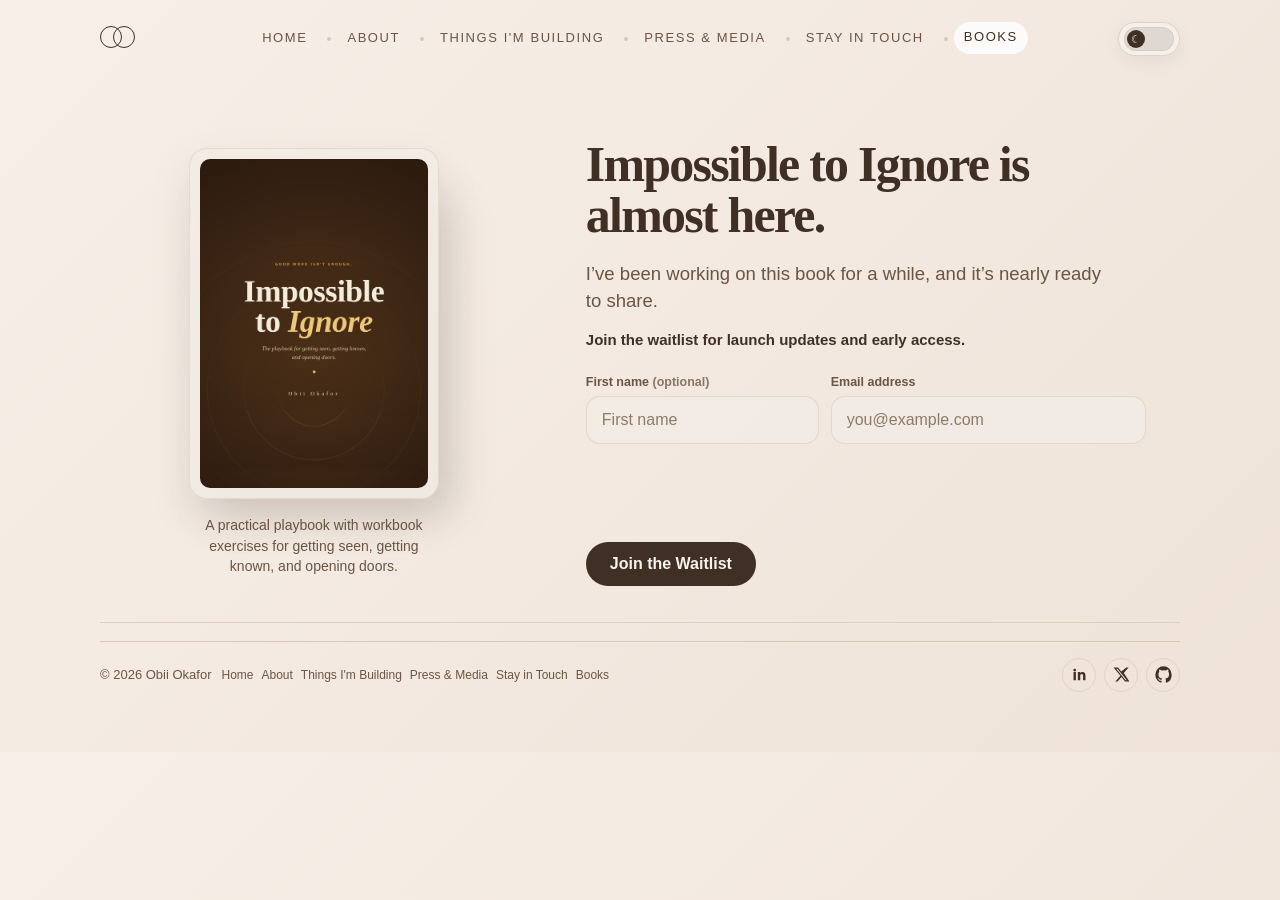
<file: book.html>
<!DOCTYPE html>
<html lang="en">
  <head>
    <meta charset="UTF-8" />
    <meta name="viewport" content="width=device-width, initial-scale=1.0" />
    <title>Book Waitlist | Obii Okafor</title>
    <meta name="description" content="Join the waitlist for Impossible to Ignore, Obii Okafor's practical playbook for getting seen, getting known and opening doors." />
    <link rel="canonical" href="https://obiiokafor.com/book" />
    <link rel="icon" href="/assets/brand/favicon.svg" type="image/svg+xml" />
    <link rel="manifest" href="/site.webmanifest" />
    <meta name="application-name" content="Obii Okafor" />
    <meta name="theme-color" content="#efe8df" media="(prefers-color-scheme: light)" />
    <meta name="theme-color" content="#2d1d16" media="(prefers-color-scheme: dark)" />
    <meta property="og:type" content="website" />
    <meta property="og:site_name" content="Obii Okafor" />
    <meta property="og:title" content="Impossible to Ignore | Obii Okafor" />
    <meta property="og:description" content="Join the waitlist for Impossible to Ignore, a practical playbook for getting seen, getting known and opening doors." />
    <meta property="og:url" content="https://obiiokafor.com/book" />
    <meta property="og:image" content="https://obiiokafor.com/assets/brand/og-image.jpg" />
    <meta property="og:image:width" content="1200" />
    <meta property="og:image:height" content="630" />
    <meta name="twitter:card" content="summary_large_image" />
    <meta name="twitter:title" content="Impossible to Ignore | Obii Okafor" />
    <meta name="twitter:description" content="Join the waitlist for Impossible to Ignore, a practical playbook for getting seen, getting known and opening doors." />
    <meta name="twitter:image" content="https://obiiokafor.com/assets/brand/og-image.jpg" />
    <link rel="stylesheet" href="./site-ui.css?v=books-blend-1" />
    <link rel="stylesheet" href="./book.css?v=books-blend-1" />
    <script defer src="./site-theme.js?v=books-blend-1"></script>
    <script
      src="https://challenges.cloudflare.com/turnstile/v0/api.js"
      async
      defer
    ></script>
    <script defer src="./book.js?v=books-blend-1"></script>

    <!-- SEO structured data -->
    <script type="application/ld+json">
    {
      "@context": "https://schema.org",
      "@graph": [
        {
          "@context": "https://schema.org",
          "@type": "BreadcrumbList",
          "itemListElement": [
            {
              "@type": "ListItem",
              "position": 1,
              "name": "Home",
              "item": "https://obiiokafor.com/"
            },
            {
              "@type": "ListItem",
              "position": 2,
              "name": "Books",
              "item": "https://obiiokafor.com/book"
            }
          ]
        },
        {
          "@type": "Book",
          "@id": "https://obiiokafor.com/book#impossible-to-ignore",
          "name": "Impossible to Ignore",
          "author": {
            "@id": "https://obiiokafor.com/#person"
          },
          "url": "https://obiiokafor.com/book",
          "description": "A practical playbook for getting seen, getting known and opening doors, with workbook exercises."
        }
      ]
    }
    </script>
    <!-- /SEO structured data -->
  </head>
  <body data-page="book">

    <a class="skip-link" href="#main-content">Skip to content</a><div class="site-shell">
      <header class="site-header">
        <a class="brand" href="./index.html" aria-label="Obii Okafor home">
          <span class="brand-mark" aria-hidden="true">
            <span></span>
            <span></span>
          </span>
        </a>
        <nav class="top-nav" aria-label="Site navigation">
          <ul>
            <li><a data-page-link="home" href="./index.html">Home</a></li>
            <li><a data-page-link="about" href="./about.html">About</a></li>
            <li><a data-page-link="projects" href="./projects.html">Things I'm Building</a></li>
            <li><a data-page-link="press" href="./press-media.html">Press &amp; Media</a></li>
            <li><a data-page-link="contact" href="./contact.html">Stay in Touch</a></li>
            <li><a data-page-link="book" href="./book.html">Books</a></li>
          </ul>
        </nav>
        <div class="theme-switch" aria-label="Theme switcher">
          <button class="theme-toggle" type="button" aria-label="Switch to dark mode" title="Switch to dark mode">
            <span aria-hidden="true">☼</span>
          </button>
        </div>
      </header>
    </div>

    <main id="main-content" class="book-main">
      <section class="book-banner" aria-labelledby="book-title">
        <div class="book-cover-stack">
          <div class="book-cover-wrap">
            <img
              class="book-cover"
              src="./assets/impossible-to-ignore-cover.png"
              alt="Book cover for Impossible to Ignore by Obii Okafor"
            />
          </div>
          <p class="book-cover-caption">
            A practical playbook with workbook exercises for getting seen, getting known, and opening doors.
          </p>
        </div>

        <div class="book-copy">
          <h1 id="book-title">Impossible to Ignore is almost here.</h1>
          <p class="book-kicker">
            I’ve been working on this book for a while, and it’s nearly ready
            to share.
          </p>
          <p class="book-support">Join the waitlist for launch updates and early access.</p>

          <form class="book-form" id="book-waitlist-form" novalidate>
            <div class="book-fields">
              <div class="book-field-group book-name-field">
                <label class="book-label" for="book-first-name">First name <span>(optional)</span></label>
                <input
                  class="book-input"
                  id="book-first-name"
                  name="first_name"
                  type="text"
                  autocomplete="given-name"
                  maxlength="80"
                  placeholder="First name"
                />
              </div>

              <div class="book-field-group">
                <label class="book-label" for="book-email">Email address</label>
                <input
                  class="book-input"
                  id="book-email"
                  name="email"
                  type="email"
                  autocomplete="email"
                  inputmode="email"
                  required
                  maxlength="160"
                  placeholder="you@example.com"
                />
              </div>
            </div>

            <input
              class="book-honeypot"
              type="text"
              name="company"
              tabindex="-1"
              autocomplete="off"
              aria-hidden="true"
            />

            <div class="book-turnstile">
              <div
                class="cf-turnstile"
                data-sitekey="0x4AAAAAAD6s1Wx3NGRV4ueQ"
                data-theme="auto"
                data-size="flexible"
              ></div>
            </div>

            <button class="book-submit" type="submit">
              Join the Waitlist
            </button>

          </form>
        </div>
      </section>

      <footer class="site-footer">
        <div class="footer-left">
          <p>© 2026 Obii Okafor</p>
          <div class="footer-nav">
            <a href="./index.html">Home</a>
            <a href="./about.html">About</a>
            <a href="./projects.html">Things I'm Building</a>
            <a href="./press-media.html">Press &amp; Media</a>
            <a href="./contact.html">Stay in Touch</a>
            <a href="./book.html">Books</a>
          </div>
        </div>
        <div class="social" aria-label="Social links">
          <a href="https://www.linkedin.com/in/obiageli-okafor" target="_blank" rel="noreferrer" aria-label="LinkedIn">
            <svg viewBox="0 0 24 24" fill="currentColor" aria-hidden="true"><path d="M6.94 8.5H3.56V20h3.38V8.5Zm-1.69-4.7a1.96 1.96 0 1 0 0 3.92 1.96 1.96 0 0 0 0-3.92ZM20.44 13.4c0-3.33-1.78-4.88-4.15-4.88-1.91 0-2.76 1.05-3.24 1.79V8.5H9.67V20h3.38v-5.7c0-1.5.28-2.95 2.15-2.95 1.84 0 1.86 1.72 1.86 3.05V20h3.38v-6.6Z"/></svg>
          </a>
          <a href="https://x.com/obiiokafor1?s=21&t=R1z7tlqv8gVdBXQX9fZ9Ow" target="_blank" rel="noreferrer" aria-label="X">
            <svg viewBox="0 0 24 24" fill="currentColor" aria-hidden="true"><path d="M18.9 2H22l-6.77 7.73L23.2 22h-6.26l-4.9-6.52L6.36 22H3.25l7.25-8.3L.8 2h6.36l4.43 5.9L18.9 2Zm-1.1 18h1.73L6.27 3.9H4.42L17.8 20Z"/></svg>
          </a>
          <a href="https://github.com/ObiiOkafor?tab=overview&from=2026-05-01&to=2026-05-31" target="_blank" rel="noreferrer" aria-label="GitHub">
            <svg viewBox="0 0 24 24" fill="currentColor" aria-hidden="true"><path d="M12 .5A11.5 11.5 0 0 0 .5 12.2c0 5.2 3.37 9.62 8.04 11.18.59.11.8-.26.8-.58v-2.05c-3.27.73-3.96-1.42-3.96-1.42-.54-1.4-1.32-1.77-1.32-1.77-1.08-.75.08-.74.08-.74 1.2.09 1.83 1.25 1.83 1.25 1.06 1.87 2.79 1.33 3.47 1.02.11-.79.42-1.33.76-1.64-2.61-.31-5.35-1.34-5.35-5.94 0-1.31.46-2.38 1.21-3.22-.12-.31-.52-1.57.12-3.27 0 0 .99-.32 3.24 1.23a11.03 11.03 0 0 1 5.9 0c2.25-1.55 3.24-1.23 3.24-1.23.64 1.7.24 2.96.12 3.27.75.84 1.21 1.91 1.21 3.22 0 4.61-2.75 5.63-5.37 5.94.43.37.81 1.1.81 2.23v3.3c0 .32.21.7.81.58A11.7 11.7 0 0 0 23.5 12.2 11.5 11.5 0 0 0 12 .5Z"/></svg>
          </a>
        </div>
      </footer>
    </main>

    <div class="book-toast" id="book-toast" aria-live="polite" hidden></div>
  </body>
</html>
</file>
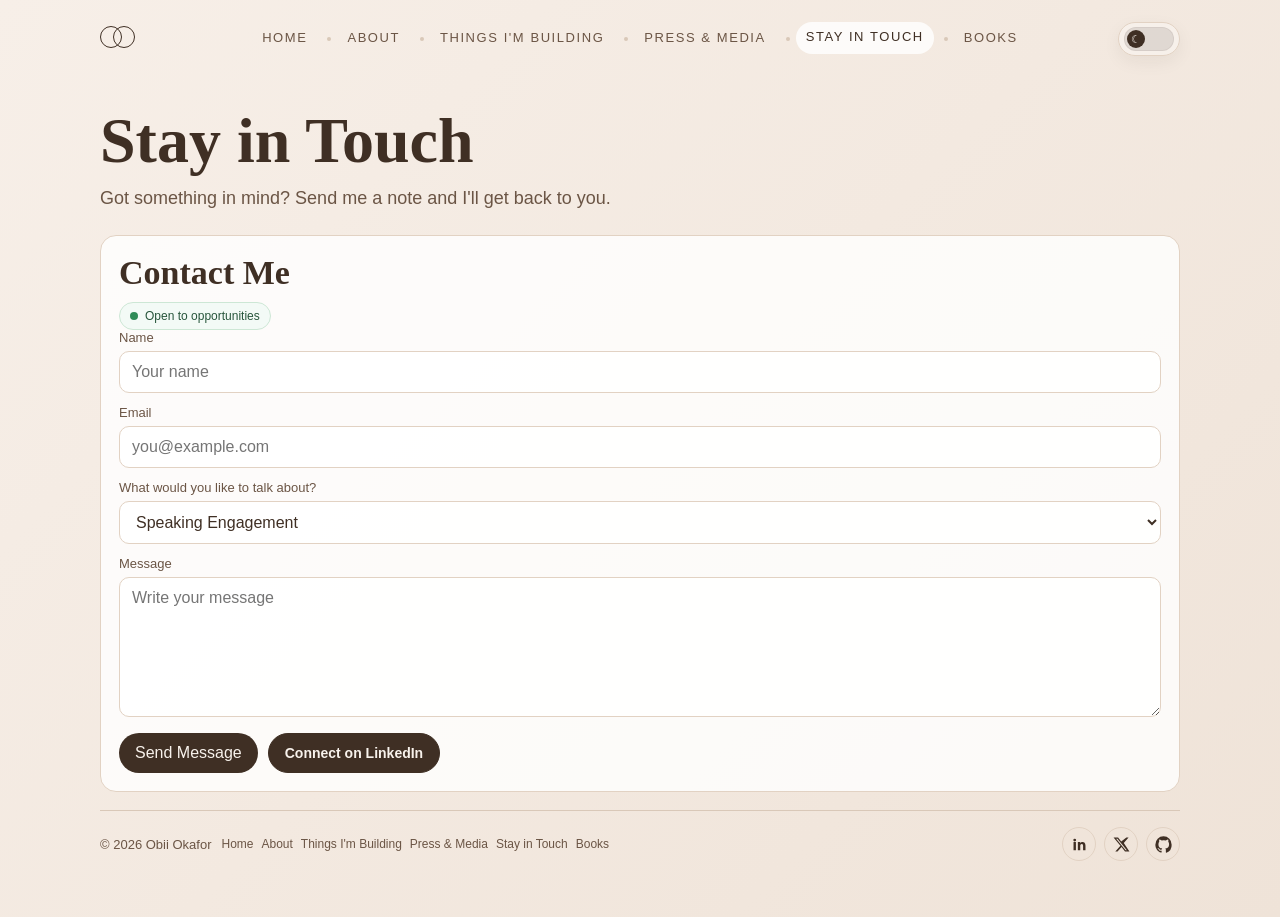
<file: contact.html>
<!doctype html>
<html lang="en">
  <head>
    <meta charset="UTF-8" />
    <meta name="viewport" content="width=device-width, initial-scale=1.0" />
    <title>Stay in Touch | Obii Okafor</title>
    <meta name="description" content="Contact Obii Okafor for speaking, collaborations, opportunities or general messages." />
    <link rel="canonical" href="https://obiiokafor.com/contact" />
    <link rel="icon" href="/assets/brand/favicon.svg" type="image/svg+xml" />
    <link rel="manifest" href="/site.webmanifest" />
    <meta name="application-name" content="Obii Okafor" />
    <meta name="theme-color" content="#efe8df" media="(prefers-color-scheme: light)" />
    <meta name="theme-color" content="#2d1d16" media="(prefers-color-scheme: dark)" />
    <meta property="og:type" content="website" />
    <meta property="og:site_name" content="Obii Okafor" />
    <meta property="og:title" content="Stay in Touch | Obii Okafor" />
    <meta property="og:description" content="Contact Obii Okafor for speaking, collaborations, opportunities or general messages." />
    <meta property="og:url" content="https://obiiokafor.com/contact" />
    <meta property="og:image" content="https://obiiokafor.com/assets/brand/og-image.jpg" />
    <meta property="og:image:width" content="1200" />
    <meta property="og:image:height" content="630" />
    <meta name="twitter:card" content="summary_large_image" />
    <meta name="twitter:title" content="Stay in Touch | Obii Okafor" />
    <meta name="twitter:description" content="Contact Obii Okafor for speaking, collaborations, opportunities or general messages." />
    <meta name="twitter:image" content="https://obiiokafor.com/assets/brand/og-image.jpg" />
    <link rel="stylesheet" href="./site-ui.css" />
    <style>
      * { box-sizing: border-box; }
      body {
        margin: 0;
        font-family: "Avenir Next", "Segoe UI", sans-serif;
        color: var(--text);
        background: var(--page-bg-alt);
      }
      main {
        max-width: 1120px;
        margin: 0 auto;
        padding: 34px 20px 48px;
      }
      h1 {
        margin: 0;
        font-family: Georgia, serif;
        font-size: clamp(40px, 5vw, 64px);
      }
      .intro {
        margin: 10px 0 0;
        color: var(--muted);
        max-width: 780px;
        font-size: 18px;
      }
      .layout {
        margin-top: 26px;
        display: block;
      }
      .card {
        background: var(--surface);
        border: 1px solid var(--border);
        border-radius: 16px;
        padding: 18px;
      }
      .card h2 {
        margin: 0 0 10px;
        font-family: Georgia, serif;
        font-size: 34px;
      }
      .sub {
        margin: 0 0 16px;
        color: var(--muted);
      }
      form {
        display: grid;
        gap: 12px;
      }
      label {
        font-size: 13px;
        color: var(--muted);
        display: block;
        margin-bottom: 6px;
      }
      input,
      select,
      textarea {
        width: 100%;
        border: 1px solid var(--border);
        border-radius: 10px;
        padding: 11px 12px;
        font: inherit;
        background: var(--surface-strong);
        color: var(--text);
      }
      textarea {
        min-height: 140px;
        resize: vertical;
      }
      .submit {
        border: 0;
        border-radius: 999px;
        background: var(--button-bg);
        color: var(--button-text);
        padding: 11px 16px;
        font: inherit;
        cursor: pointer;
        width: fit-content;
      }
      .actions {
        display: flex;
        flex-wrap: wrap;
        gap: 10px;
        align-items: center;
      }
      .toast {
        position: fixed;
        right: 24px;
        bottom: 24px;
        max-width: 360px;
        width: calc(100% - 32px);
        padding: 14px 16px;
        border-radius: 14px;
        border: 1px solid transparent;
        box-shadow: 0 18px 40px rgba(0, 0, 0, 0.16);
        font-size: 14px;
        line-height: 1.45;
        opacity: 0;
        transform: translateY(16px);
        pointer-events: none;
        transition: opacity 180ms ease, transform 180ms ease;
        z-index: 1000;
      }
      .toast.is-visible {
        opacity: 1;
        transform: translateY(0);
      }
      .toast.is-success {
        background: #1f2b20;
        border-color: rgba(95, 175, 120, 0.4);
        color: #d2ead8;
      }
      .toast.is-error {
        background: #3a2020;
        border-color: rgba(189, 59, 59, 0.3);
        color: #f2d6d6;
      }
      @media (max-width: 640px) {
        .toast {
          right: 16px;
          bottom: 16px;
          width: calc(100% - 32px);
        }
      }
      .availability {
        display: inline-flex;
        align-items: center;
        gap: 7px;
        border-radius: 999px;
        padding: 6px 10px;
        font-size: 12px;
        border: 1px solid var(--success-border);
        background: var(--success-bg);
        color: var(--success-text);
      }
      .availability-dot {
        width: 8px;
        height: 8px;
        border-radius: 50%;
        background: #2e8b57;
      }
      .linkedin {
        display: inline-flex;
        text-decoration: none;
        border: 1px solid var(--button-bg);
        border-radius: 999px;
        color: var(--button-text);
        background: var(--button-bg);
        padding: 11px 16px;
        font-size: 14px;
        font-weight: 600;
      }
      .linkedin:hover {
        background: var(--button-bg-hover);
      }
    </style>

    <!-- SEO structured data -->
    <script type="application/ld+json">
    {
      "@context": "https://schema.org",
      "@graph": [
        {
          "@context": "https://schema.org",
          "@type": "BreadcrumbList",
          "itemListElement": [
            {
              "@type": "ListItem",
              "position": 1,
              "name": "Home",
              "item": "https://obiiokafor.com/"
            },
            {
              "@type": "ListItem",
              "position": 2,
              "name": "Stay in Touch",
              "item": "https://obiiokafor.com/contact"
            }
          ]
        }
      ]
    }
    </script>
    <!-- /SEO structured data -->
  </head>
  <body data-page="contact">

    <a class="skip-link" href="#main-content">Skip to content</a><div class="site-shell">
      <header class="site-header">
        <a class="brand" href="./index.html" aria-label="Obii Okafor home">
          <span class="brand-mark" aria-hidden="true"><span></span><span></span></span>
        </a>
        <nav class="top-nav" aria-label="Site navigation">
          <ul>
            <li><a data-page-link="home" href="./index.html">Home</a></li>
            <li><a data-page-link="about" href="./about.html">About</a></li>
            <li><a data-page-link="projects" href="./projects.html">Things I'm Building</a></li>
            <li><a data-page-link="press" href="./press-media.html">Press & Media</a></li>
            <li><a data-page-link="contact" href="./contact.html">Stay in Touch</a></li>
            <li><a data-page-link="book" href="./book.html">Books</a></li>
          </ul>
        </nav>
        <div class="theme-switch" aria-label="Theme switcher">
          <button class="theme-toggle" type="button" aria-label="Switch to dark mode" title="Switch to dark mode"><span aria-hidden="true">☼</span></button>
        </div>
      </header>
    </div>
    <main id="main-content">
      <h1>Stay in Touch</h1>
      <p class="intro">Got something in mind? Send me a note and I'll get back to you.</p>

      <section class="layout">
        <section class="card">
          <h2>Contact Me</h2>
          <div class="availability"><span class="availability-dot"></span>Open to opportunities</div>
          <form id="contactForm" action="https://formspree.io/f/xredvnrn" method="POST">
            <div>
              <label for="name">Name</label>
              <input id="name" name="name" type="text" placeholder="Your name" />
            </div>
            <div>
              <label for="email">Email</label>
              <input id="email" name="email" type="email" placeholder="you@example.com" />
            </div>
            <div>
              <label for="topic">What would you like to talk about?</label>
              <select id="topic" name="topic">
                <option>Speaking Engagement</option>
                <option>Collaboration</option>
                <option>General message</option>
              </select>
            </div>
            <div>
              <label for="message">Message</label>
              <textarea id="message" name="message" placeholder="Write your message"></textarea>
            </div>
            <div class="actions">
              <button class="submit" type="submit">Send Message</button>
              <a class="linkedin" href="https://www.linkedin.com/in/obiageli-okafor" target="_blank" rel="noreferrer">Connect on LinkedIn</a>
            </div>
          </form>
        </section>
      </section>

      <footer class="site-footer">
        <div class="footer-left">
          <p>© 2026 Obii Okafor</p>
          <div class="footer-nav">
            <a href="./index.html">Home</a>
            <a href="./about.html">About</a>
            <a href="./projects.html">Things I'm Building</a>
            <a href="./press-media.html">Press & Media</a>
            <a href="./contact.html">Stay in Touch</a>
            <a href="./book.html">Books</a>
          </div>
        </div>
        <div class="social" aria-label="Social links">
          <a href="https://www.linkedin.com/in/obiageli-okafor" target="_blank" rel="noreferrer" aria-label="LinkedIn">
            <svg viewBox="0 0 24 24" fill="currentColor" aria-hidden="true"><path d="M6.94 8.5H3.56V20h3.38V8.5Zm-1.69-4.7a1.96 1.96 0 1 0 0 3.92 1.96 1.96 0 0 0 0-3.92ZM20.44 13.4c0-3.33-1.78-4.88-4.15-4.88-1.91 0-2.76 1.05-3.24 1.79V8.5H9.67V20h3.38v-5.7c0-1.5.28-2.95 2.15-2.95 1.84 0 1.86 1.72 1.86 3.05V20h3.38v-6.6Z"/></svg>
          </a>
          <a href="https://x.com/obiiokafor1?s=21&t=R1z7tlqv8gVdBXQX9fZ9Ow" target="_blank" rel="noreferrer" aria-label="X">
            <svg viewBox="0 0 24 24" fill="currentColor" aria-hidden="true"><path d="M18.9 2H22l-6.77 7.73L23.2 22h-6.26l-4.9-6.52L6.36 22H3.25l7.25-8.3L.8 2h6.36l4.43 5.9L18.9 2Zm-1.1 18h1.73L6.27 3.9H4.42L17.8 20Z"/></svg>
          </a>
          <a href="https://github.com/ObiiOkafor?tab=overview&from=2026-05-01&to=2026-05-31" target="_blank" rel="noreferrer" aria-label="GitHub">
            <svg viewBox="0 0 24 24" fill="currentColor" aria-hidden="true"><path d="M12 .5A11.5 11.5 0 0 0 .5 12.2c0 5.2 3.37 9.62 8.04 11.18.59.11.8-.26.8-.58v-2.05c-3.27.73-3.96-1.42-3.96-1.42-.54-1.4-1.32-1.77-1.32-1.77-1.08-.75.08-.74.08-.74 1.2.09 1.83 1.25 1.83 1.25 1.06 1.87 2.79 1.33 3.47 1.02.11-.79.42-1.33.76-1.64-2.61-.31-5.35-1.34-5.35-5.94 0-1.31.46-2.38 1.21-3.22-.12-.31-.52-1.57.12-3.27 0 0 .99-.32 3.24 1.23a11.03 11.03 0 0 1 5.9 0c2.25-1.55 3.24-1.23 3.24-1.23.64 1.7.24 2.96.12 3.27.75.84 1.21 1.91 1.21 3.22 0 4.61-2.75 5.63-5.37 5.94.43.37.81 1.1.81 2.23v3.3c0 .32.21.7.81.58A11.7 11.7 0 0 0 23.5 12.2 11.5 11.5 0 0 0 12 .5Z"/></svg>
          </a>
        </div>
      </footer>
    </main>
    <div id="formToast" class="toast" aria-live="polite"></div>
    <script src="./site-theme.js"></script>
    <script>
      (function () {
        const form = document.getElementById("contactForm");
        const toast = document.getElementById("formToast");
        const submitButton = form ? form.querySelector(".submit") : null;
        let toastTimer = null;

        if (!form || !toast || !submitButton) {
          return;
        }

        function showToast(message, type) {
          if (toastTimer) {
            window.clearTimeout(toastTimer);
          }

          toast.textContent = message;
          toast.className = "toast is-visible " + (type === "error" ? "is-error" : "is-success");

          toastTimer = window.setTimeout(() => {
            toast.className = "toast";
            toast.textContent = "";
          }, 4200);
        }

        form.addEventListener("submit", async function (event) {
          event.preventDefault();

          submitButton.disabled = true;
          submitButton.textContent = "Sending...";
          toast.className = "toast";
          toast.textContent = "";

          try {
            const response = await fetch(form.action, {
              method: "POST",
              body: new FormData(form),
              headers: {
                Accept: "application/json"
              }
            });

            if (!response.ok) {
              throw new Error("Form submission failed");
            }

            form.reset();
            showToast("Thank you for reaching out. I’ll be in touch soon.", "success");
          } catch (error) {
            showToast("Something went wrong just now. Please try again in a moment, or reach out on LinkedIn instead.", "error");
          } finally {
            submitButton.disabled = false;
            submitButton.textContent = "Send Message";
          }
        });
      })();
    </script>
  </body>
</html>
</file>
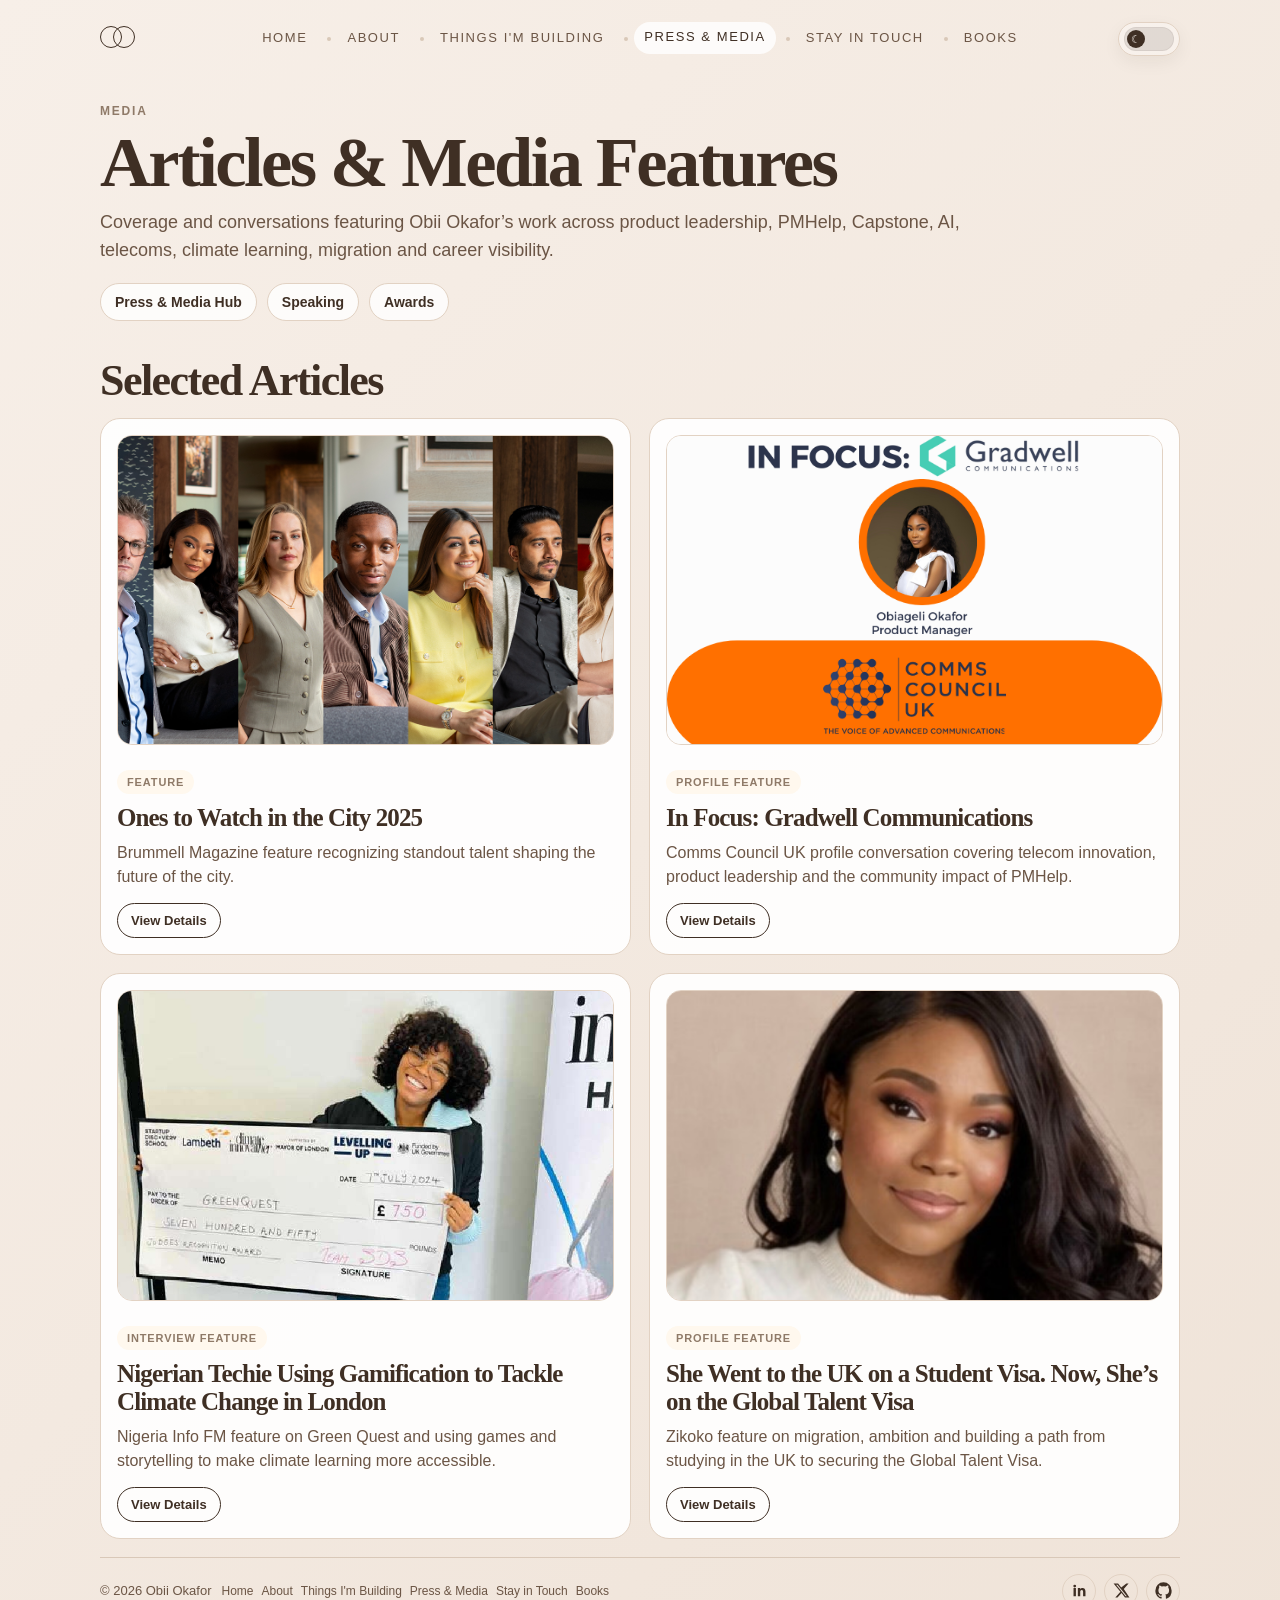
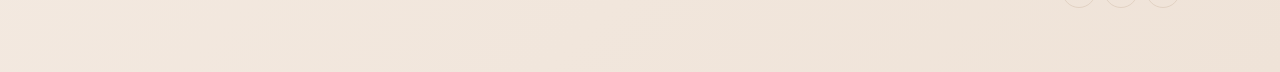
<file: media.html>
<!doctype html>
<html lang="en">
  <head>
    <meta charset="UTF-8" />
    <meta name="viewport" content="width=device-width, initial-scale=1.0" />
    <title>Articles &amp; Media Features | Obii Okafor</title>
    <meta name="description" content="Articles, interviews and media features about Obii Okafor, PMHelp, product leadership, AI, telecoms and technology impact." />
    <link rel="canonical" href="https://obiiokafor.com/media" />
    <link rel="icon" href="/assets/brand/favicon.svg" type="image/svg+xml" />
    <link rel="manifest" href="/site.webmanifest" />
    <meta name="application-name" content="Obii Okafor" />
    <meta name="theme-color" content="#efe8df" media="(prefers-color-scheme: light)" />
    <meta name="theme-color" content="#2d1d16" media="(prefers-color-scheme: dark)" />
    <meta property="og:type" content="website" />
    <meta property="og:site_name" content="Obii Okafor" />
    <meta property="og:title" content="Articles &amp; Media Features | Obii Okafor" />
    <meta property="og:description" content="Articles, interviews and media features about Obii Okafor, PMHelp, product leadership, AI, telecoms and technology impact." />
    <meta property="og:url" content="https://obiiokafor.com/media" />
    <meta property="og:image" content="https://obiiokafor.com/assets/brand/og-image.jpg" />
    <meta property="og:image:width" content="1200" />
    <meta property="og:image:height" content="630" />
    <meta name="twitter:card" content="summary_large_image" />
    <meta name="twitter:title" content="Articles &amp; Media Features | Obii Okafor" />
    <meta name="twitter:description" content="Articles, interviews and media features about Obii Okafor, PMHelp, product leadership, AI, telecoms and technology impact." />
    <meta name="twitter:image" content="https://obiiokafor.com/assets/brand/og-image.jpg" />
    <link rel="stylesheet" href="./site-ui.css" />
    <style>
      * { box-sizing: border-box; }
      body { margin: 0; font-family: "Avenir Next", "Segoe UI", sans-serif; color: var(--text); background: var(--page-bg-alt); }
      main { max-width: 1120px; margin: 0 auto; padding: 34px 20px 56px; }
      h1, h2, h3 { font-family: Georgia, serif; letter-spacing: -0.035em; }
      h1 { margin: 0 0 12px; font-size: clamp(42px, 5.5vw, 72px); line-height: 0.98; }
      h2 { margin: 0 0 12px; font-size: clamp(30px, 4vw, 44px); }
      h3 { margin: 0 0 8px; font-size: 25px; line-height: 1.14; }
      .intro { max-width: 860px; margin: 0; color: var(--muted); font-size: 18px; line-height: 1.55; }
      .eyebrow { margin: 0 0 10px; color: var(--muted-soft); font-size: 12px; font-weight: 700; letter-spacing: 0.15em; text-transform: uppercase; }
      .section { margin-top: 34px; }
      .grid { display: grid; grid-template-columns: repeat(2, minmax(0, 1fr)); gap: 18px; }
      .card { border: 1px solid var(--border); border-radius: 20px; background: var(--surface-strong); padding: 16px; }
      .thumb { aspect-ratio: 16 / 10; border-radius: 15px; overflow: hidden; border: 1px solid var(--border); background: var(--surface-soft); margin-bottom: 14px; }
      .thumb img { width: 100%; height: 100%; object-fit: cover; display: block; }
      .meta { display: inline-flex; margin-bottom: 10px; padding: 6px 10px; border-radius: 999px; background: var(--surface-soft); color: var(--muted-soft); font-size: 11px; font-weight: 700; letter-spacing: 0.08em; text-transform: uppercase; }
      .body { margin: 0; color: var(--muted); line-height: 1.5; }
      .read, .btn { margin-top: 14px; display: inline-flex; text-decoration: none; border: 1px solid var(--button-bg); border-radius: 999px; padding: 9px 13px; color: var(--text); font-size: 13px; font-weight: 700; }
      .btn { color: var(--button-text); background: var(--button-bg); padding: 11px 16px; }
      .read:hover { background: var(--icon-bg-hover); }
      .btn:hover { background: var(--button-bg-hover); border-color: var(--button-bg-hover); }
      .link-row { display: flex; flex-wrap: wrap; gap: 10px; margin-top: 18px; }
      .link-row a { border: 1px solid var(--border); border-radius: 999px; background: var(--surface); color: var(--text); padding: 10px 14px; text-decoration: none; font-size: 14px; font-weight: 700; }
      .cta { margin-top: 36px; border: 1px solid var(--border); border-radius: 20px; background: var(--surface-soft); padding: 20px; }
      @media (max-width: 820px) { .grid { grid-template-columns: 1fr; } }
</style>
    <!-- SEO structured data -->
    <script type="application/ld+json">
    {
      "@context": "https://schema.org",
      "@graph": [
        {
          "@context": "https://schema.org",
          "@type": "BreadcrumbList",
          "itemListElement": [
            {
              "@type": "ListItem",
              "position": 1,
              "name": "Home",
              "item": "https://obiiokafor.com/"
            },
            {
              "@type": "ListItem",
              "position": 2,
              "name": "Media",
              "item": "https://obiiokafor.com/media"
            }
          ]
        },
        {
          "@type": "ItemList",
          "@id": "https://obiiokafor.com/media#articles",
          "name": "Articles and media features about Obii Okafor",
          "itemListElement": [
            {
              "@type": "ListItem",
              "position": 1,
              "item": {
                "@type": "Article",
                "headline": "Ones to Watch in the City 2025",
                "url": "https://brummellmagazine.co.uk/people/ones-to-watch-in-the-city-2025/",
                "description": "Brummell Magazine feature recognizing standout talent shaping the future of the city.",
                "image": "https://obiiokafor.com/press-media-assets/brummell-ones-to-watch.jpg",
                "about": {
                  "@id": "https://obiiokafor.com/#person"
                }
              }
            },
            {
              "@type": "ListItem",
              "position": 2,
              "item": {
                "@type": "Article",
                "headline": "In Focus: Gradwell Communications",
                "url": "https://commscouncil.uk/in-focus-gradwell-communications/",
                "description": "Comms Council UK profile conversation covering telecom innovation, product leadership and the community impact of PMHelp.",
                "image": "https://obiiokafor.com/press-media-assets/comms-council-gradwell.png",
                "about": {
                  "@id": "https://obiiokafor.com/#person"
                }
              }
            },
            {
              "@type": "ListItem",
              "position": 3,
              "item": {
                "@type": "Article",
                "headline": "Nigerian Techie Using Gamification to Tackle Climate Change in London",
                "url": "https://www.nigeriainfo.fm/news/homepagelagos/nigerian-techie-using-gamification-to-tackle-climate-change-in-london/",
                "description": "Nigeria Info FM feature on Green Quest and using games and storytelling to make climate learning more accessible.",
                "image": "https://obiiokafor.com/press-media-assets/nigeria-info-green-quest.jpg",
                "about": {
                  "@id": "https://obiiokafor.com/#person"
                }
              }
            },
            {
              "@type": "ListItem",
              "position": 4,
              "item": {
                "@type": "Article",
                "headline": "She Went to the UK on a Student Visa. Now, She’s on the Global Talent Visa",
                "url": "https://www.zikoko.com/citizen/she-went-with-a-student-visa-then-switched/",
                "description": "Zikoko feature on migration, ambition and building a path from studying in the UK to securing the Global Talent Visa.",
                "image": "https://obiiokafor.com/press-media-assets/zikoko-global-talent.png",
                "about": {
                  "@id": "https://obiiokafor.com/#person"
                }
              }
            }
          ]
        }
      ]
    }
    </script>
    <!-- /SEO structured data -->
  </head>
  <body data-page="press">
    <a class="skip-link" href="#main-content">Skip to content</a>
    <div class="site-shell">
      <header class="site-header">
        <a class="brand" href="./index.html" aria-label="Obii Okafor home">
          <span class="brand-mark" aria-hidden="true"><span></span><span></span></span>
        </a>
        <nav class="top-nav" aria-label="Site navigation">
          <ul>
            <li><a data-page-link="home" href="./index.html">Home</a></li>
            <li><a data-page-link="about" href="./about.html">About</a></li>
            <li><a data-page-link="projects" href="./projects.html">Things I'm Building</a></li>
            <li><a data-page-link="press" href="./press-media.html">Press &amp; Media</a></li>
            <li><a data-page-link="contact" href="./contact.html">Stay in Touch</a></li>
            <li><a data-page-link="book" href="./book.html">Books</a></li>
          </ul>
        </nav>
        <div class="theme-switch" aria-label="Theme switcher">
          <button class="theme-toggle" type="button" aria-label="Switch to dark mode" title="Switch to dark mode"><span aria-hidden="true">☼</span></button>
        </div>
      </header>
    </div>
    <main id="main-content">
      <p class="eyebrow">Media</p>
      <h1>Articles &amp; Media Features</h1>
      <p class="intro">Coverage and conversations featuring Obii Okafor’s work across product leadership, PMHelp, Capstone, AI, telecoms, climate learning, migration and career visibility.</p>
      <div class="link-row" aria-label="Related press and media pages"><a href="./press-media.html">Press &amp; Media Hub</a><a href="./speaking.html">Speaking</a><a href="./awards.html">Awards</a></div>
      <section class="section" aria-labelledby="media-list"><h2 id="media-list">Selected Articles</h2><div class="grid">
          <article class="card">
            <div class="thumb"><img src="./press-media-assets/brummell-ones-to-watch.jpg" alt="Brummell Magazine feature image for Ones to Watch in the City 2025" /></div>
            <p class="meta">Feature</p>
            <h3>Ones to Watch in the City 2025</h3>
            <p class="body">Brummell Magazine feature recognizing standout talent shaping the future of the city.</p>
            <a class="read" href="https://brummellmagazine.co.uk/people/ones-to-watch-in-the-city-2025/" target="_blank" rel="noreferrer">View Details</a>
          </article>
          <article class="card">
            <div class="thumb"><img src="./press-media-assets/comms-council-gradwell.png" alt="Comms Council UK feature image for In Focus: Gradwell Communications" /></div>
            <p class="meta">Profile Feature</p>
            <h3>In Focus: Gradwell Communications</h3>
            <p class="body">Comms Council UK profile conversation covering telecom innovation, product leadership and the community impact of PMHelp.</p>
            <a class="read" href="https://commscouncil.uk/in-focus-gradwell-communications/" target="_blank" rel="noreferrer">View Details</a>
          </article>
          <article class="card">
            <div class="thumb"><img src="./press-media-assets/nigeria-info-green-quest.jpg" alt="Nigeria Info FM feature image for Green Quest climate education story" /></div>
            <p class="meta">Interview Feature</p>
            <h3>Nigerian Techie Using Gamification to Tackle Climate Change in London</h3>
            <p class="body">Nigeria Info FM feature on Green Quest and using games and storytelling to make climate learning more accessible.</p>
            <a class="read" href="https://www.nigeriainfo.fm/news/homepagelagos/nigerian-techie-using-gamification-to-tackle-climate-change-in-london/" target="_blank" rel="noreferrer">View Details</a>
          </article>
          <article class="card">
            <div class="thumb"><img src="./press-media-assets/zikoko-global-talent.png" alt="Zikoko feature image about moving from a student visa to the Global Talent Visa" /></div>
            <p class="meta">Profile Feature</p>
            <h3>She Went to the UK on a Student Visa. Now, She’s on the Global Talent Visa</h3>
            <p class="body">Zikoko feature on migration, ambition and building a path from studying in the UK to securing the Global Talent Visa.</p>
            <a class="read" href="https://www.zikoko.com/citizen/she-went-with-a-student-visa-then-switched/" target="_blank" rel="noreferrer">View Details</a>
          </article>
      </div></section>
      <footer class="site-footer">
        <div class="footer-left">
          <p>© 2026 Obii Okafor</p>
          <div class="footer-nav">
            <a href="./index.html">Home</a>
            <a href="./about.html">About</a>
            <a href="./projects.html">Things I'm Building</a>
            <a href="./press-media.html">Press &amp; Media</a>
            <a href="./contact.html">Stay in Touch</a>
            <a href="./book.html">Books</a>
          </div>
        </div>
        <div class="social" aria-label="Social links">
          <a href="https://www.linkedin.com/in/obiageli-okafor" target="_blank" rel="noreferrer" aria-label="LinkedIn"><svg viewBox="0 0 24 24" fill="currentColor" aria-hidden="true"><path d="M6.94 8.5H3.56V20h3.38V8.5Zm-1.69-4.7a1.96 1.96 0 1 0 0 3.92 1.96 1.96 0 0 0 0-3.92ZM20.44 13.4c0-3.33-1.78-4.88-4.15-4.88-1.91 0-2.76 1.05-3.24 1.79V8.5H9.67V20h3.38v-5.7c0-1.5.28-2.95 2.15-2.95 1.84 0 1.86 1.72 1.86 3.05V20h3.38v-6.6Z"/></svg></a>
          <a href="https://x.com/obiiokafor1?s=21&t=R1z7tlqv8gVdBXQX9fZ9Ow" target="_blank" rel="noreferrer" aria-label="X"><svg viewBox="0 0 24 24" fill="currentColor" aria-hidden="true"><path d="M18.9 2H22l-6.77 7.73L23.2 22h-6.26l-4.9-6.52L6.36 22H3.25l7.25-8.3L.8 2h6.36l4.43 5.9L18.9 2Zm-1.1 18h1.73L6.27 3.9H4.42L17.8 20Z"/></svg></a>
          <a href="https://github.com/ObiiOkafor?tab=overview&from=2026-05-01&to=2026-05-31" target="_blank" rel="noreferrer" aria-label="GitHub"><svg viewBox="0 0 24 24" fill="currentColor" aria-hidden="true"><path d="M12 .5A11.5 11.5 0 0 0 .5 12.2c0 5.2 3.37 9.62 8.04 11.18.59.11.8-.26.8-.58v-2.05c-3.27.73-3.96-1.42-3.96-1.42-.54-1.4-1.32-1.77-1.32-1.77-1.08-.75.08-.74.08-.74 1.2.09 1.83 1.25 1.83 1.25 1.06 1.87 2.79 1.33 3.47 1.02.11-.79.42-1.33.76-1.64-2.61-.31-5.35-1.34-5.35-5.94 0-1.31.46-2.38 1.21-3.22-.12-.31-.52-1.57.12-3.27 0 0 .99-.32 3.24 1.23a11.03 11.03 0 0 1 5.9 0c2.25-1.55 3.24-1.23 3.24-1.23.64 1.7.24 2.96.12 3.27.75.84 1.21 1.91 1.21 3.22 0 4.61-2.75 5.63-5.37 5.94.43.37.81 1.1.81 2.23v3.3c0 .32.21.7.81.58A11.7 11.7 0 0 0 23.5 12.2 11.5 11.5 0 0 0 12 .5Z"/></svg></a>
        </div>
      </footer>
    </main>
    <script src="./site-theme.js"></script>
  </body>
</html>
</file>
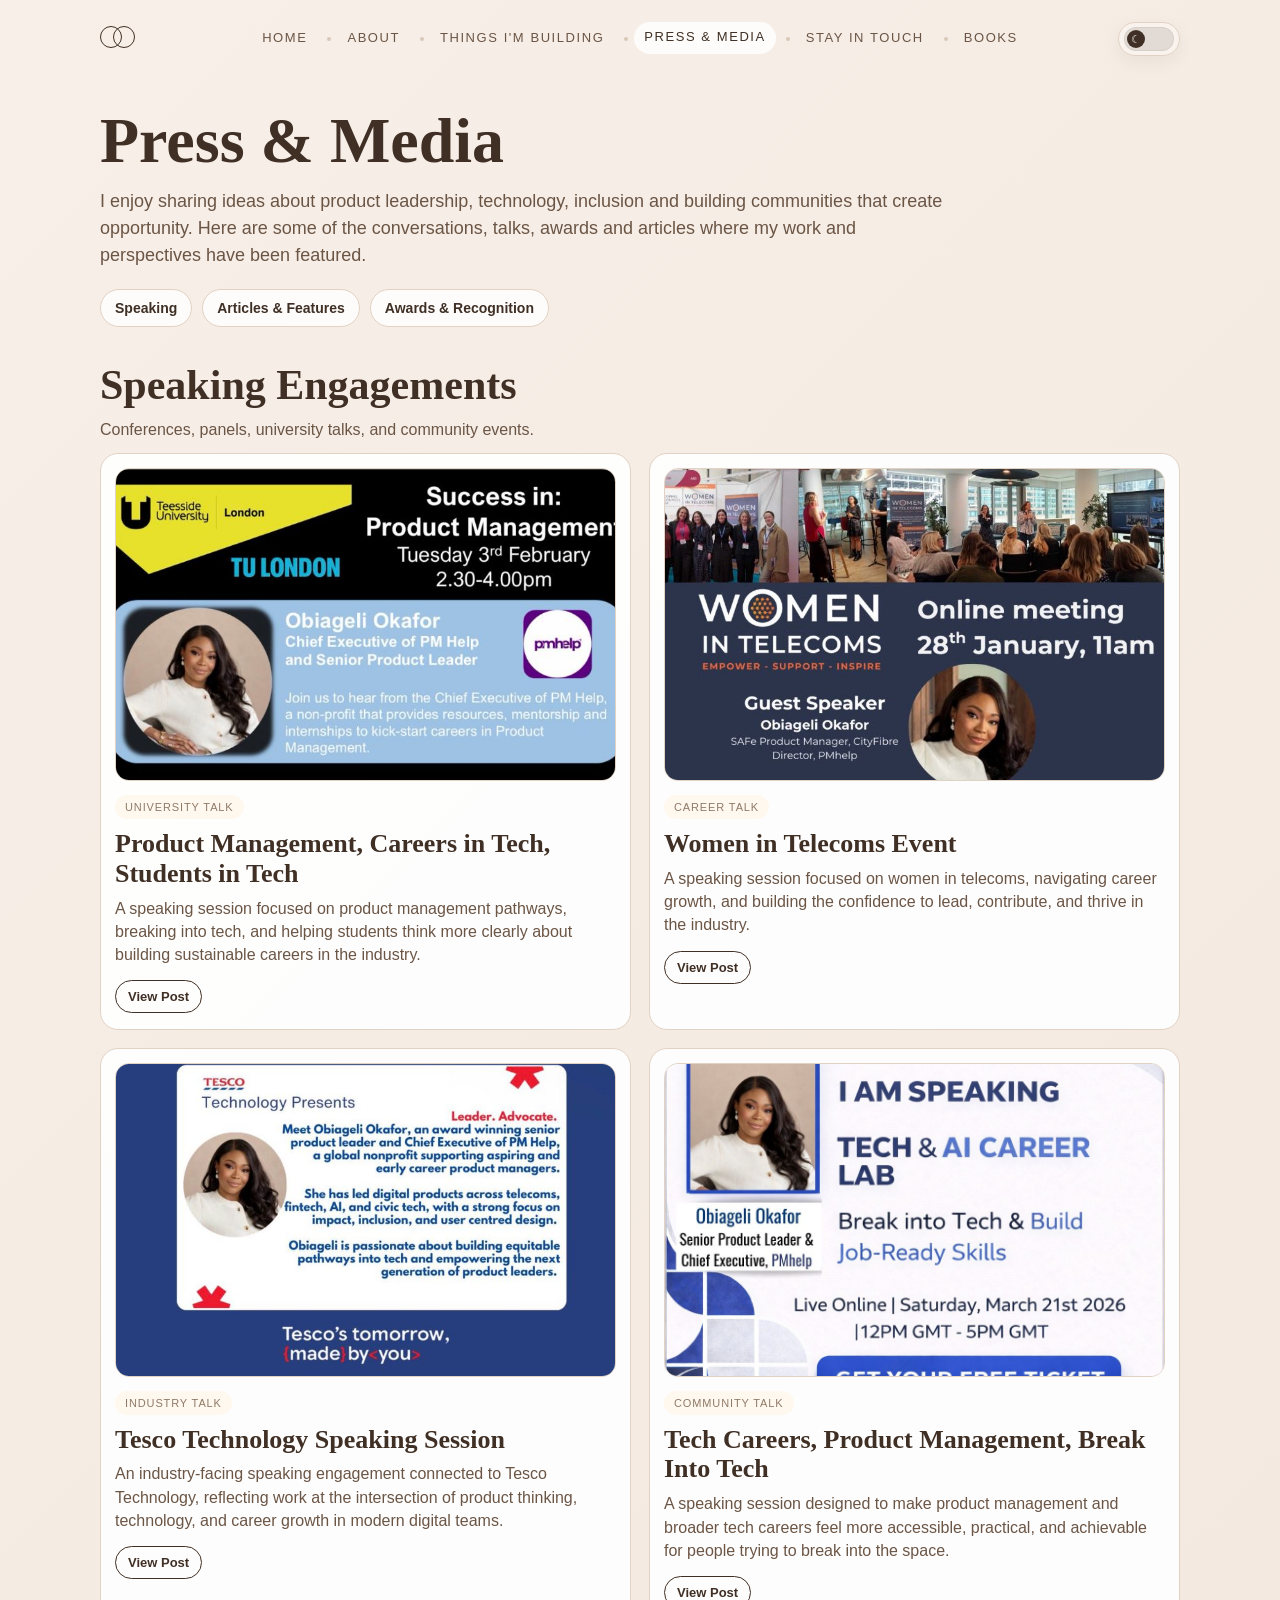
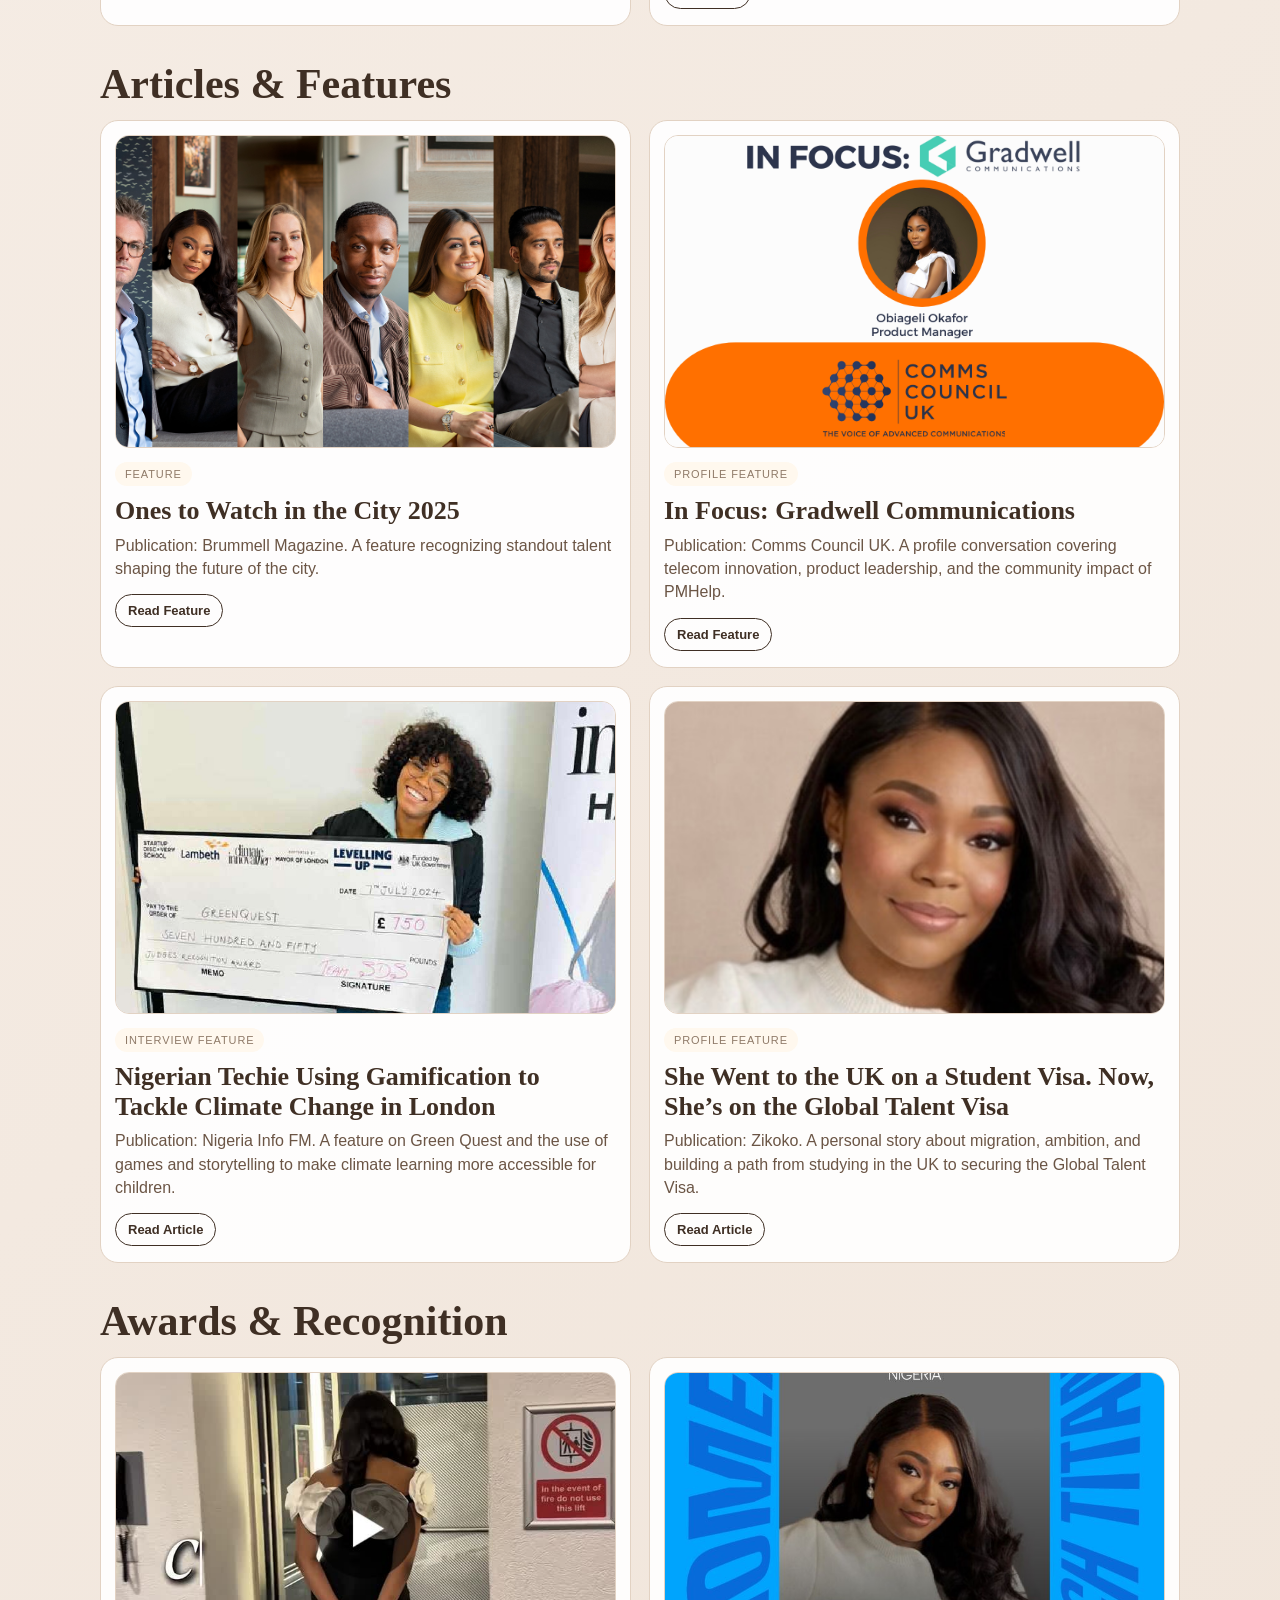
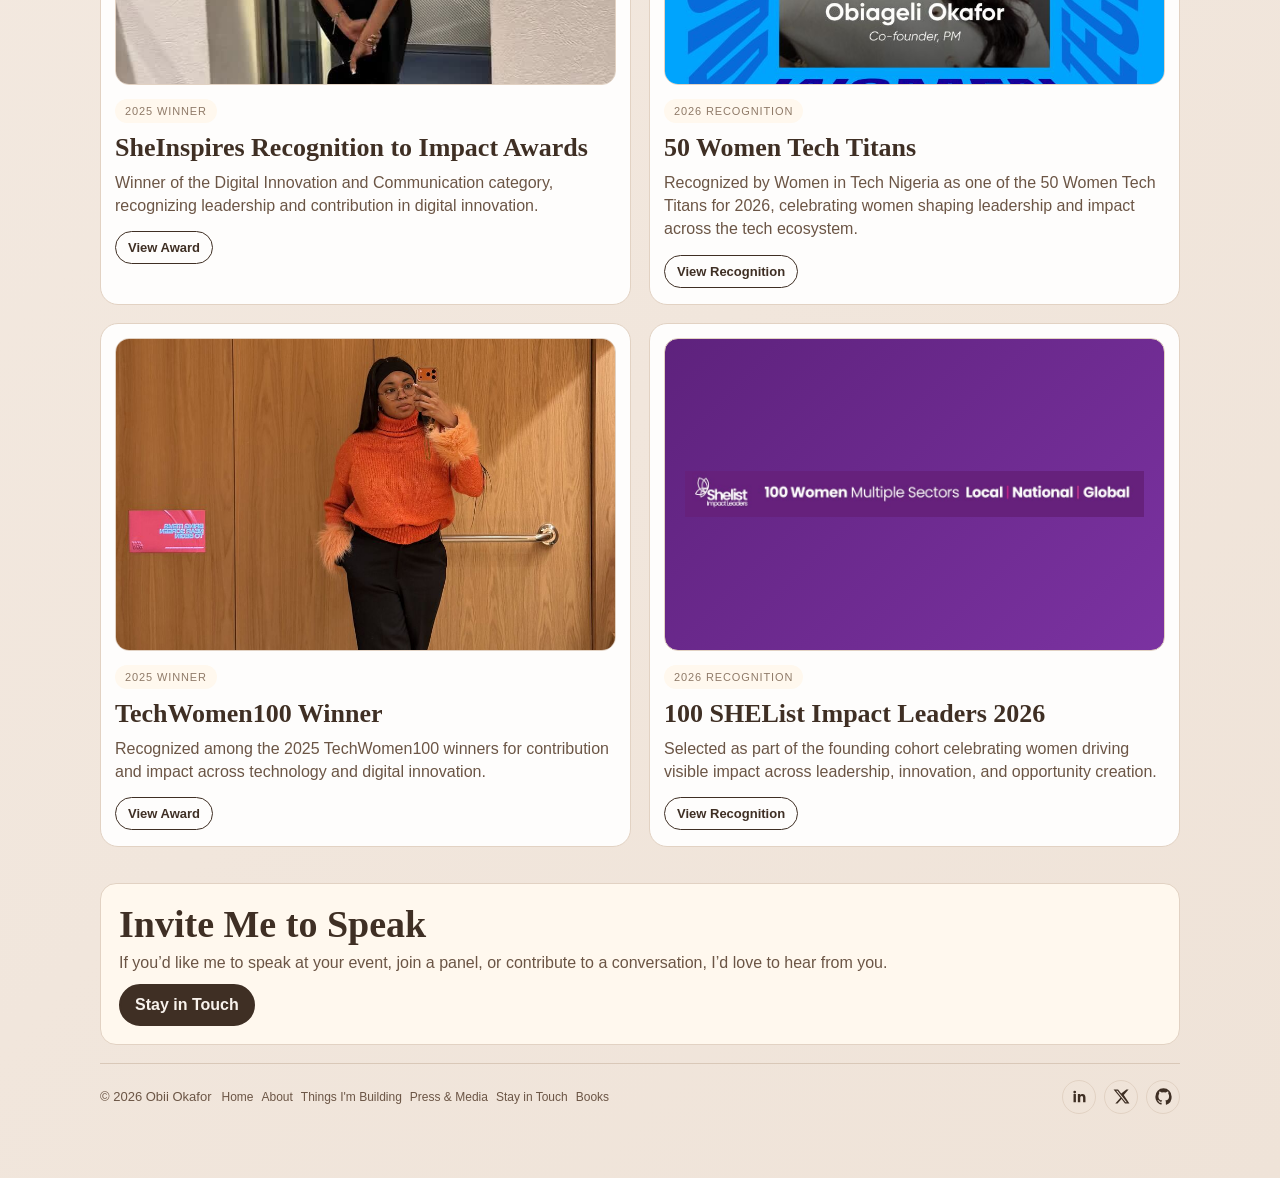
<file: press-media.html>
<!doctype html>
<html lang="en">
  <head>
    <meta charset="UTF-8" />
    <meta name="viewport" content="width=device-width, initial-scale=1.0" />
    <title>Press & Media | Obii Okafor</title>
    <meta name="description" content="Press, media, speaking engagements, articles, awards and recognition featuring Obii Okafor." />
    <link rel="canonical" href="https://obiiokafor.com/press-media" />
    <link rel="icon" href="/assets/brand/favicon.svg" type="image/svg+xml" />
    <link rel="manifest" href="/site.webmanifest" />
    <meta name="application-name" content="Obii Okafor" />
    <meta name="theme-color" content="#efe8df" media="(prefers-color-scheme: light)" />
    <meta name="theme-color" content="#2d1d16" media="(prefers-color-scheme: dark)" />
    <meta property="og:type" content="website" />
    <meta property="og:site_name" content="Obii Okafor" />
    <meta property="og:title" content="Press &amp; Media | Obii Okafor" />
    <meta property="og:description" content="Speaking, articles, awards and recognition featuring Obii Okafor." />
    <meta property="og:url" content="https://obiiokafor.com/press-media" />
    <meta property="og:image" content="https://obiiokafor.com/assets/brand/og-image.jpg" />
    <meta property="og:image:width" content="1200" />
    <meta property="og:image:height" content="630" />
    <meta name="twitter:card" content="summary_large_image" />
    <meta name="twitter:title" content="Press &amp; Media | Obii Okafor" />
    <meta name="twitter:description" content="Speaking, articles, awards and recognition featuring Obii Okafor." />
    <meta name="twitter:image" content="https://obiiokafor.com/assets/brand/og-image.jpg" />
    <link rel="stylesheet" href="./site-ui.css" />
    <style>
      * { box-sizing: border-box; }
      body {
        margin: 0;
        font-family: "Avenir Next", "Segoe UI", sans-serif;
        color: var(--text);
        background: var(--page-bg-alt);
      }
      main {
        max-width: 1120px;
        margin: 0 auto;
        padding: 34px 20px 56px;
      }
      h1 {
        margin: 0 0 10px;
        font-family: Georgia, serif;
        font-size: clamp(42px, 5vw, 66px);
      }
      .intro {
        margin: 0;
        max-width: 860px;
        color: var(--muted);
        font-size: 18px;
        line-height: 1.5;
      }
      section {
        margin-top: 34px;
      }
      h2 {
        margin: 0 0 12px;
        font-family: Georgia, serif;
        font-size: clamp(30px, 4vw, 42px);
      }
      .sub {
        margin: 0 0 14px;
        color: var(--muted);
      }
      .grid {
        display: grid;
        grid-template-columns: repeat(2, minmax(0, 1fr));
        gap: 18px;
      }
      .card {
        border: 1px solid var(--border);
        border-radius: 18px;
        background: var(--surface-strong);
        padding: 14px 14px 16px;
      }
      .media-thumb {
        aspect-ratio: 16 / 10;
        min-height: 0;
        border-radius: 14px;
        overflow: hidden;
        margin-bottom: 14px;
        border: 1px solid var(--border);
        background: var(--surface-soft);
      }
      .media-thumb img {
        width: 100%;
        height: 100%;
        object-fit: cover;
        display: block;
      }
      .media-thumb.is-banner {
        background: linear-gradient(135deg, #5e227d, #7b32a1);
        display: flex;
        align-items: center;
        justify-content: center;
      }
      .media-thumb.is-banner img {
        object-fit: contain;
        width: 92%;
        height: auto;
        max-height: none;
        padding: 0;
        background: transparent;
      }
      .meta {
        display: inline-flex;
        margin-bottom: 10px;
        padding: 6px 10px;
        border-radius: 999px;
        background: var(--surface-soft);
        color: var(--muted-soft);
        font-size: 11px;
        letter-spacing: 0.08em;
        text-transform: uppercase;
      }
      .title {
        margin: 0 0 8px;
        font-family: Georgia, serif;
        font-size: 26px;
        line-height: 1.15;
      }
      .body {
        margin: 0;
        color: var(--muted);
        line-height: 1.45;
      }
      .photo {
        margin-top: 10px;
        border: 1px dashed var(--border);
        border-radius: 10px;
        background: var(--surface-soft);
        color: var(--muted-soft);
        font-size: 13px;
        padding: 10px;
        text-align: center;
      }
      .press-links {
        display: flex;
        flex-wrap: wrap;
        gap: 10px;
        margin-top: 20px;
      }
      .press-links a {
        border: 1px solid var(--border);
        border-radius: 999px;
        background: var(--surface);
        color: var(--text);
        padding: 10px 14px;
        text-decoration: none;
        font-size: 14px;
        font-weight: 650;
      }
      .press-links a:hover {
        background: var(--icon-bg-hover);
      }
      .read {
        margin-top: 14px;
        display: inline-flex;
        text-decoration: none;
        border: 1px solid var(--button-bg);
        border-radius: 999px;
        padding: 8px 12px;
        color: var(--text);
        font-size: 13px;
        font-weight: 600;
      }
      .cta {
        margin-top: 36px;
        border: 1px solid var(--border);
        border-radius: 16px;
        background: var(--surface-soft);
        padding: 18px;
      }
      .cta h3 {
        margin: 0 0 8px;
        font-family: Georgia, serif;
        font-size: clamp(28px, 3.5vw, 38px);
      }
      .cta p {
        margin: 0 0 12px;
        color: var(--muted);
        max-width: 780px;
      }
      .btn {
        display: inline-flex;
        text-decoration: none;
        border: 2px solid var(--button-bg);
        border-radius: 999px;
        color: var(--button-text);
        background: var(--button-bg);
        padding: 10px 14px;
        font-weight: 600;
      }
      .btn:hover {
        background: var(--button-bg-hover);
        border-color: var(--button-bg-hover);
      }
      @media (max-width: 980px) {
        .grid { grid-template-columns: 1fr; }
      }
    </style>

    <!-- SEO structured data -->
    <script type="application/ld+json">
    {
      "@context": "https://schema.org",
      "@graph": [
        {
          "@context": "https://schema.org",
          "@type": "BreadcrumbList",
          "itemListElement": [
            {
              "@type": "ListItem",
              "position": 1,
              "name": "Home",
              "item": "https://obiiokafor.com/"
            },
            {
              "@type": "ListItem",
              "position": 2,
              "name": "Press & Media",
              "item": "https://obiiokafor.com/press-media"
            }
          ]
        },
        {
          "@type": "CollectionPage",
          "@id": "https://obiiokafor.com/press-media#page",
          "name": "Press & Media | Obii Okafor",
          "url": "https://obiiokafor.com/press-media",
          "about": {
            "@id": "https://obiiokafor.com/#person"
          }
        }
      ]
    }
    </script>
    <!-- /SEO structured data -->
  </head>
  <body data-page="press">

    <a class="skip-link" href="#main-content">Skip to content</a><div class="site-shell">
      <header class="site-header">
        <a class="brand" href="./index.html" aria-label="Obii Okafor home">
          <span class="brand-mark" aria-hidden="true"><span></span><span></span></span>
        </a>
        <nav class="top-nav" aria-label="Site navigation">
          <ul>
            <li><a data-page-link="home" href="./index.html">Home</a></li>
            <li><a data-page-link="about" href="./about.html">About</a></li>
            <li><a data-page-link="projects" href="./projects.html">Things I'm Building</a></li>
            <li><a data-page-link="press" href="./press-media.html">Press & Media</a></li>
            <li><a data-page-link="contact" href="./contact.html">Stay in Touch</a></li>
            <li><a data-page-link="book" href="./book.html">Books</a></li>
          </ul>
        </nav>
        <div class="theme-switch" aria-label="Theme switcher">
          <button class="theme-toggle" type="button" aria-label="Switch to dark mode" title="Switch to dark mode"><span aria-hidden="true">☼</span></button>
        </div>
      </header>
    </div>
    <main id="main-content">
      <h1>Press & Media</h1>
      <p class="intro">I enjoy sharing ideas about product leadership, technology, inclusion and building communities that create opportunity. Here are some of the conversations, talks, awards and articles where my work and perspectives have been featured.</p>
      <nav class="press-links" aria-label="Press and media sections">
        <a href="./speaking.html">Speaking</a>
        <a href="./media.html">Articles &amp; Features</a>
        <a href="./awards.html">Awards &amp; Recognition</a>
      </nav>

      <section>
        <h2>Speaking Engagements</h2>
        <p class="sub">Conferences, panels, university talks, and community events.</p>
        <div class="grid">
          <article class="card">
            <div class="media-thumb">
              <img src="./press-media-assets/students-in-tech.jpg" alt="Event image for product management, careers in tech, and students in tech speaking engagement" />
            </div>
            <div class="meta">University Talk</div>
            <h3 class="title">Product Management, Careers in Tech, Students in Tech</h3>
            <p class="body">A speaking session focused on product management pathways, breaking into tech, and helping students think more clearly about building sustainable careers in the industry.</p>
            <a class="read" href="https://www.linkedin.com/posts/obiageli-okafor_productmanagement-careersintech-studentsintech-activity-7424095499449860096-_yKG?utm_source=social_share_send&utm_medium=member_desktop_web&rcm=ACoAABY3n5QBDt8NIs2e4pU8MTakQdp9OVZuTOE" target="_blank" rel="noreferrer">View Post</a>
          </article>
          <article class="card">
            <div class="media-thumb">
              <img src="./press-media-assets/women-in-telecoms.jpg" alt="Event image for women in telecoms speaking event" />
            </div>
            <div class="meta">Career Talk</div>
            <h3 class="title">Women in Telecoms Event</h3>
            <p class="body">A speaking session focused on women in telecoms, navigating career growth, and building the confidence to lead, contribute, and thrive in the industry.</p>
            <a class="read" href="https://www.linkedin.com/posts/obiageli-okafor_im-really-looking-forward-to-this-activity-7421527214568984576-kSId?utm_source=social_share_send&utm_medium=member_desktop_web&rcm=ACoAABY3n5QBDt8NIs2e4pU8MTakQdp9OVZuTOE" target="_blank" rel="noreferrer">View Post</a>
          </article>
          <article class="card">
            <div class="media-thumb">
              <img src="./press-media-assets/tesco-technology.jpg" alt="Event image for Tesco Technology speaking session" />
            </div>
            <div class="meta">Industry Talk</div>
            <h3 class="title">Tesco Technology Speaking Session</h3>
            <p class="body">An industry-facing speaking engagement connected to Tesco Technology, reflecting work at the intersection of product thinking, technology, and career growth in modern digital teams.</p>
            <a class="read" href="https://www.linkedin.com/posts/obiageli-okafor_really-excited-to-be-speaking-at-tesco-technology-activity-7419307158552350721-pLi4?utm_source=social_share_send&utm_medium=member_desktop_web&rcm=ACoAABY3n5QBDt8NIs2e4pU8MTakQdp9OVZuTOE" target="_blank" rel="noreferrer">View Post</a>
          </article>
          <article class="card">
            <div class="media-thumb">
              <img src="./press-media-assets/break-into-tech.jpg" alt="Event image for break into tech and product management community talk" />
            </div>
            <div class="meta">Community Talk</div>
            <h3 class="title">Tech Careers, Product Management, Break Into Tech</h3>
            <p class="body">A speaking session designed to make product management and broader tech careers feel more accessible, practical, and achievable for people trying to break into the space.</p>
            <a class="read" href="https://www.linkedin.com/posts/obiageli-okafor_techcareers-productmanagement-breakintotech-activity-7439279273217216513-KxMk?utm_source=social_share_send&utm_medium=member_desktop_web&rcm=ACoAABY3n5QBDt8NIs2e4pU8MTakQdp9OVZuTOE" target="_blank" rel="noreferrer">View Post</a>
          </article>
        </div>
      </section>

      <section>
        <h2>Articles & Features</h2>
        <div class="grid">
          <article class="card">
            <div class="media-thumb">
              <img src="./press-media-assets/brummell-ones-to-watch.jpg" alt="Brummell Magazine feature image for Ones to Watch in the City 2025" />
            </div>
            <div class="meta">Feature</div>
            <h3 class="title">Ones to Watch in the City 2025</h3>
            <p class="body">Publication: Brummell Magazine. A feature recognizing standout talent shaping the future of the city.</p>
            <a class="read" href="https://brummellmagazine.co.uk/people/ones-to-watch-in-the-city-2025/" target="_blank" rel="noreferrer">Read Feature</a>
          </article>
          <article class="card">
            <div class="media-thumb">
              <img src="./press-media-assets/comms-council-gradwell.png" alt="Comms Council UK feature image for In Focus: Gradwell Communications" />
            </div>
            <div class="meta">Profile Feature</div>
            <h3 class="title">In Focus: Gradwell Communications</h3>
            <p class="body">Publication: Comms Council UK. A profile conversation covering telecom innovation, product leadership, and the community impact of PMHelp.</p>
            <a class="read" href="https://commscouncil.uk/in-focus-gradwell-communications/" target="_blank" rel="noreferrer">Read Feature</a>
          </article>
          <article class="card">
            <div class="media-thumb">
              <img src="./press-media-assets/nigeria-info-green-quest.jpg" alt="Nigeria Info FM feature image for Green Quest climate education story" />
            </div>
            <div class="meta">Interview Feature</div>
            <h3 class="title">Nigerian Techie Using Gamification to Tackle Climate Change in London</h3>
            <p class="body">Publication: Nigeria Info FM. A feature on Green Quest and the use of games and storytelling to make climate learning more accessible for children.</p>
            <a class="read" href="https://www.nigeriainfo.fm/news/homepagelagos/nigerian-techie-using-gamification-to-tackle-climate-change-in-london/" target="_blank" rel="noreferrer">Read Article</a>
          </article>
          <article class="card">
            <div class="media-thumb">
              <img src="./press-media-assets/zikoko-global-talent.png" alt="Zikoko feature image about moving from a student visa to the Global Talent Visa" />
            </div>
            <div class="meta">Profile Feature</div>
            <h3 class="title">She Went to the UK on a Student Visa. Now, She’s on the Global Talent Visa</h3>
            <p class="body">Publication: Zikoko. A personal story about migration, ambition, and building a path from studying in the UK to securing the Global Talent Visa.</p>
            <a class="read" href="https://www.zikoko.com/citizen/she-went-with-a-student-visa-then-switched/" target="_blank" rel="noreferrer">Read Article</a>
          </article>
        </div>
      </section>

      <section>
        <h2>Awards & Recognition</h2>
        <div class="grid">
          <article class="card">
            <div class="media-thumb">
              <img src="./press-media-assets/sheinspires-award.jpg" alt="SheInspires Recognition to Impact Awards event image" />
            </div>
            <div class="meta">2025 Winner</div>
            <h3 class="title">SheInspires Recognition to Impact Awards</h3>
            <p class="body">Winner of the Digital Innovation and Communication category, recognizing leadership and contribution in digital innovation.</p>
            <a class="read" href="https://www.linkedin.com/posts/obiageli-okafor_sheinspiresawards-womenindigital-womenintech-activity-7398708349674074112-y9HU?utm_source=share&utm_medium=member_desktop&rcm=ACoAABY3n5QBDt8NIs2e4pU8MTakQdp9OVZuTOE" target="_blank" rel="noreferrer">View Award</a>
          </article>
          <article class="card">
            <div class="media-thumb">
              <img src="./press-media-assets/women-tech-titans.jpg" alt="Women in Tech Nigeria 50 Women Tech Titans recognition image" />
            </div>
            <div class="meta">2026 Recognition</div>
            <h3 class="title">50 Women Tech Titans</h3>
            <p class="body">Recognized by Women in Tech Nigeria as one of the 50 Women Tech Titans for 2026, celebrating women shaping leadership and impact across the tech ecosystem.</p>
            <a class="read" href="https://www.linkedin.com/posts/womenintech-nigeria_womenintechnigeria-50womentechtitans-iwd2026-activity-7440770387799457792-CcoX?utm_source=share&utm_medium=member_desktop&rcm=ACoAABY3n5QBDt8NIs2e4pU8MTakQdp9OVZuTOE" target="_blank" rel="noreferrer">View Recognition</a>
          </article>
          <article class="card">
            <div class="media-thumb">
              <img src="./press-media-assets/techwomen100.jpg" alt="TechWomen100 Winner recognition image" />
            </div>
            <div class="meta">2025 Winner</div>
            <h3 class="title">TechWomen100 Winner</h3>
            <p class="body">Recognized among the 2025 TechWomen100 winners for contribution and impact across technology and digital innovation.</p>
            <a class="read" href="https://www.linkedin.com/posts/obiageli-okafor_techwomen100-womenintech-digitalinnovation-activity-7404530644581756928-awBT?utm_source=share&utm_medium=member_desktop&rcm=ACoAABY3n5QBDt8NIs2e4pU8MTakQdp9OVZuTOE" target="_blank" rel="noreferrer">View Award</a>
          </article>
          <article class="card">
            <div class="media-thumb is-banner">
              <img src="./press-media-assets/shelist-100women.jpg" alt="SHEList 2026 founding cohort recognition image" />
            </div>
            <div class="meta">2026 Recognition</div>
            <h3 class="title">100 SHEList Impact Leaders 2026</h3>
            <p class="body">Selected as part of the founding cohort celebrating women driving visible impact across leadership, innovation, and opportunity creation.</p>
            <a class="read" href="https://www.sheinspires.org.uk/shelist2026/" target="_blank" rel="noreferrer">View Recognition</a>
          </article>
        </div>
      </section>

      <section class="cta">
        <h3>Invite Me to Speak</h3>
        <p>If you’d like me to speak at your event, join a panel, or contribute to a conversation, I’d love to hear from you.</p>
        <a class="btn" href="./contact.html">Stay in Touch</a>
      </section>

      <footer class="site-footer">
        <div class="footer-left">
          <p>© 2026 Obii Okafor</p>
          <div class="footer-nav">
            <a href="./index.html">Home</a>
            <a href="./about.html">About</a>
            <a href="./projects.html">Things I'm Building</a>
            <a href="./press-media.html">Press & Media</a>
            <a href="./contact.html">Stay in Touch</a>
            <a href="./book.html">Books</a>
          </div>
        </div>
        <div class="social" aria-label="Social links">
          <a href="https://www.linkedin.com/in/obiageli-okafor" target="_blank" rel="noreferrer" aria-label="LinkedIn">
            <svg viewBox="0 0 24 24" fill="currentColor" aria-hidden="true"><path d="M6.94 8.5H3.56V20h3.38V8.5Zm-1.69-4.7a1.96 1.96 0 1 0 0 3.92 1.96 1.96 0 0 0 0-3.92ZM20.44 13.4c0-3.33-1.78-4.88-4.15-4.88-1.91 0-2.76 1.05-3.24 1.79V8.5H9.67V20h3.38v-5.7c0-1.5.28-2.95 2.15-2.95 1.84 0 1.86 1.72 1.86 3.05V20h3.38v-6.6Z"/></svg>
          </a>
          <a href="https://x.com/obiiokafor1?s=21&t=R1z7tlqv8gVdBXQX9fZ9Ow" target="_blank" rel="noreferrer" aria-label="X">
            <svg viewBox="0 0 24 24" fill="currentColor" aria-hidden="true"><path d="M18.9 2H22l-6.77 7.73L23.2 22h-6.26l-4.9-6.52L6.36 22H3.25l7.25-8.3L.8 2h6.36l4.43 5.9L18.9 2Zm-1.1 18h1.73L6.27 3.9H4.42L17.8 20Z"/></svg>
          </a>
          <a href="https://github.com/ObiiOkafor?tab=overview&from=2026-05-01&to=2026-05-31" target="_blank" rel="noreferrer" aria-label="GitHub">
            <svg viewBox="0 0 24 24" fill="currentColor" aria-hidden="true"><path d="M12 .5A11.5 11.5 0 0 0 .5 12.2c0 5.2 3.37 9.62 8.04 11.18.59.11.8-.26.8-.58v-2.05c-3.27.73-3.96-1.42-3.96-1.42-.54-1.4-1.32-1.77-1.32-1.77-1.08-.75.08-.74.08-.74 1.2.09 1.83 1.25 1.83 1.25 1.06 1.87 2.79 1.33 3.47 1.02.11-.79.42-1.33.76-1.64-2.61-.31-5.35-1.34-5.35-5.94 0-1.31.46-2.38 1.21-3.22-.12-.31-.52-1.57.12-3.27 0 0 .99-.32 3.24 1.23a11.03 11.03 0 0 1 5.9 0c2.25-1.55 3.24-1.23 3.24-1.23.64 1.7.24 2.96.12 3.27.75.84 1.21 1.91 1.21 3.22 0 4.61-2.75 5.63-5.37 5.94.43.37.81 1.1.81 2.23v3.3c0 .32.21.7.81.58A11.7 11.7 0 0 0 23.5 12.2 11.5 11.5 0 0 0 12 .5Z"/></svg>
          </a>
        </div>
      </footer>
    </main>
    <script src="./site-theme.js"></script>
  </body>
</html>
</file>
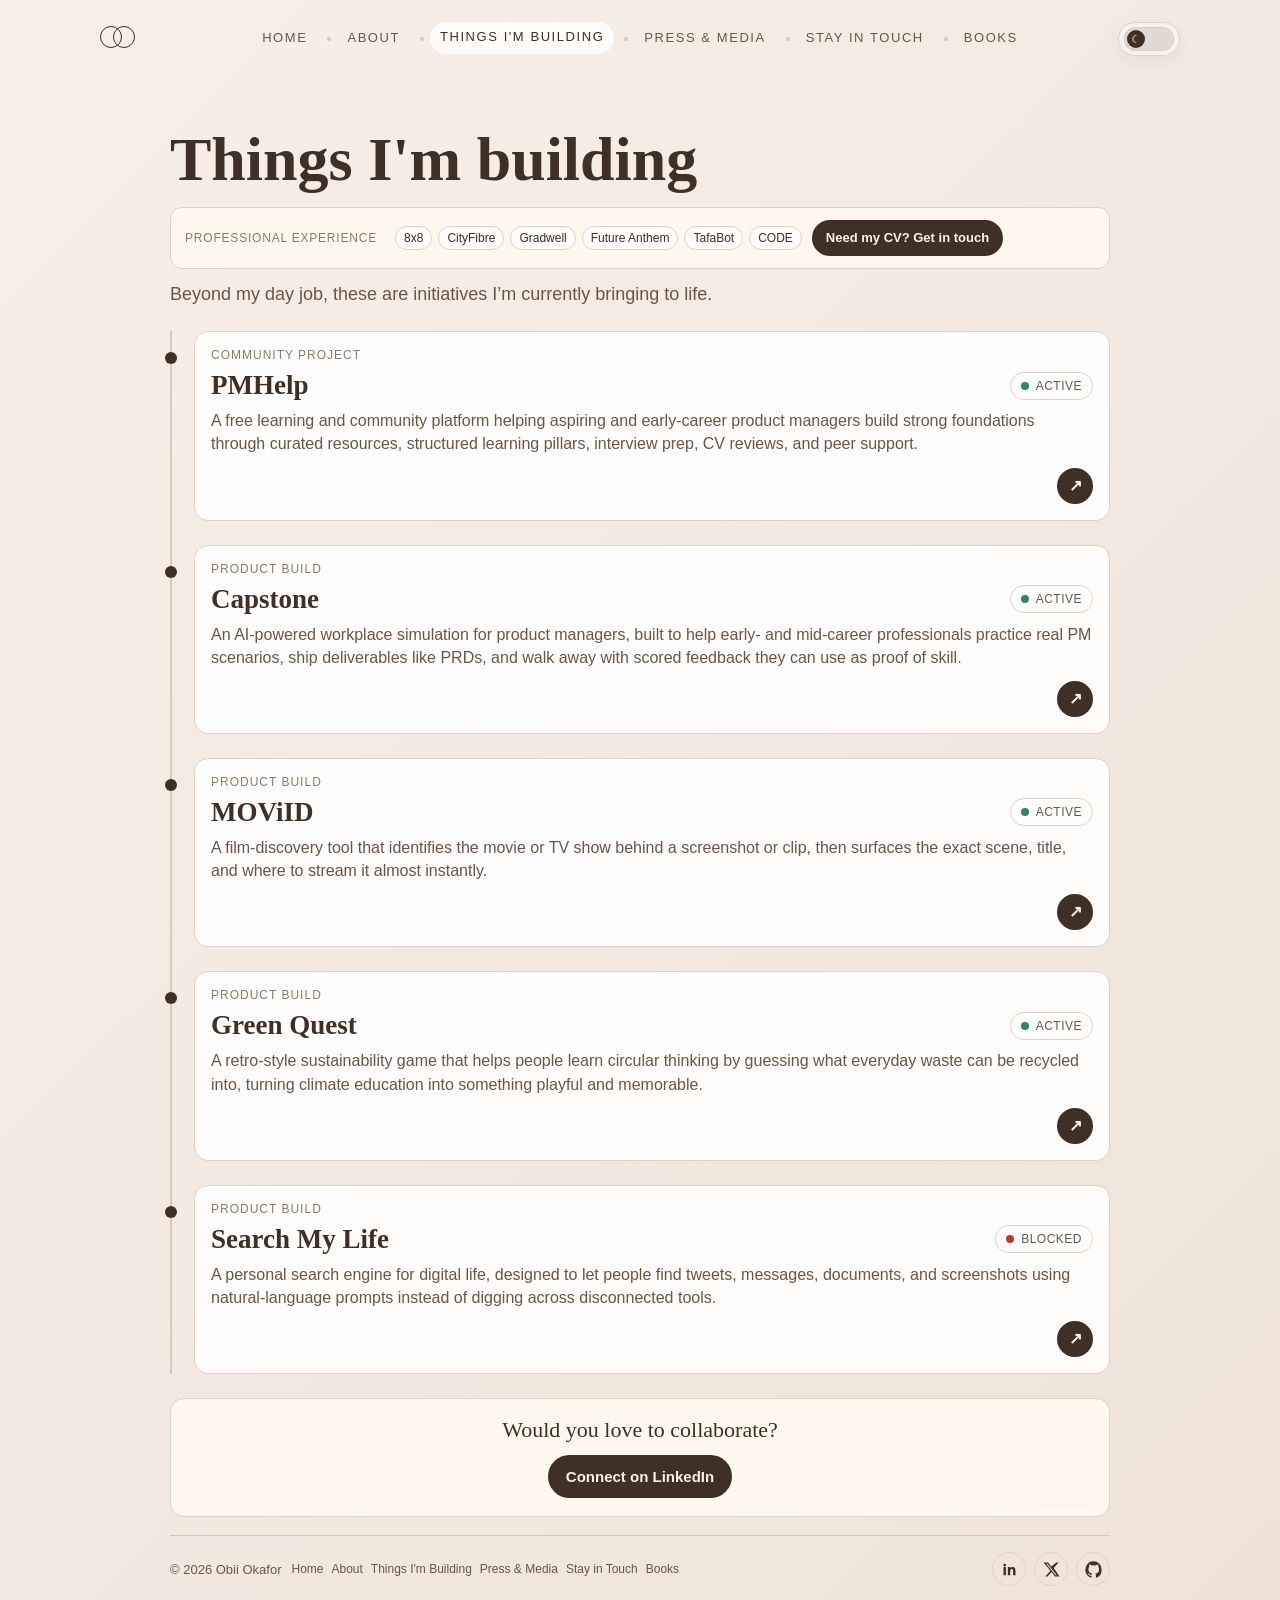
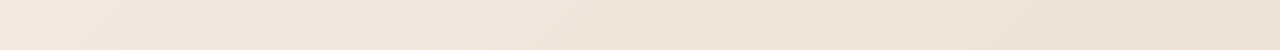
<file: projects.html>
<!doctype html>
<html lang="en">
  <head>
    <meta charset="UTF-8" />
    <meta name="viewport" content="width=device-width, initial-scale=1.0" />
    <title>Things I am Building | Obii Okafor</title>
    <meta name="description" content="Explore the projects and initiatives Obii Okafor is building, including PMHelp, Capstone, MOViID, Green Quest and Search My Life." />
    <link rel="canonical" href="https://obiiokafor.com/projects" />
    <link rel="icon" href="/assets/brand/favicon.svg" type="image/svg+xml" />
    <link rel="manifest" href="/site.webmanifest" />
    <meta name="application-name" content="Obii Okafor" />
    <meta name="theme-color" content="#efe8df" media="(prefers-color-scheme: light)" />
    <meta name="theme-color" content="#2d1d16" media="(prefers-color-scheme: dark)" />
    <meta property="og:type" content="website" />
    <meta property="og:site_name" content="Obii Okafor" />
    <meta property="og:title" content="Things I am Building | Obii Okafor" />
    <meta property="og:description" content="Projects and initiatives creating opportunity across product, technology, climate and career growth." />
    <meta property="og:url" content="https://obiiokafor.com/projects" />
    <meta property="og:image" content="https://obiiokafor.com/assets/brand/og-image.jpg" />
    <meta property="og:image:width" content="1200" />
    <meta property="og:image:height" content="630" />
    <meta name="twitter:card" content="summary_large_image" />
    <meta name="twitter:title" content="Things I am Building | Obii Okafor" />
    <meta name="twitter:description" content="Projects and initiatives creating opportunity across product, technology, climate and career growth." />
    <meta name="twitter:image" content="https://obiiokafor.com/assets/brand/og-image.jpg" />
    <link rel="stylesheet" href="./site-ui.css" />
    <style>
      * { box-sizing: border-box; }
      body {
        margin: 0;
        font-family: "Avenir Next", "Segoe UI", sans-serif;
        background: var(--page-bg-alt);
        color: var(--text);
      }
      main {
        max-width: 980px;
        margin: 0 auto;
        padding: 36px 20px 56px;
      }
      h1 {
        margin: 18px 0 8px;
        font-family: Georgia, serif;
        font-size: clamp(38px, 5vw, 62px);
      }
      .intro {
        margin: 0;
        color: var(--muted);
        font-size: 18px;
      }
      .exp-line {
        margin-top: 12px;
        padding: 12px 14px;
        background: var(--surface);
        border: 1px solid var(--border);
        border-radius: 12px;
        color: var(--muted);
        font-size: 15px;
        line-height: 1.4;
        display: flex;
        align-items: center;
        gap: 10px;
        flex-wrap: wrap;
      }
      .exp-kicker {
        display: inline-flex;
        margin-right: 8px;
        font-size: 12px;
        letter-spacing: 0.8px;
        text-transform: uppercase;
        color: var(--muted-soft);
      }
      .exp-text {
        color: var(--muted);
      }
      .exp-line.variant-v1 {
        background: var(--surface);
        border: 1px solid var(--border);
      }
      .exp-line.variant-v2 {
        background: var(--surface-soft);
        border: 1px solid var(--border);
      }
      .exp-line.variant-v3 {
        background: var(--button-bg);
        border: 1px solid var(--button-bg);
        color: var(--button-text);
      }
      .exp-line.variant-v3 .exp-kicker,
      .exp-line.variant-v3 .exp-text {
        color: var(--button-text);
      }
      .inline-companies {
        display: inline-flex;
        align-items: center;
        gap: 6px;
        flex-wrap: wrap;
      }
      .company-tile {
        background: var(--chip-bg);
        border: 1px solid var(--border);
        border-radius: 999px;
        padding: 4px 8px;
        display: inline-flex;
        align-items: center;
        gap: 6px;
      }
      .company-name {
        font-size: 12px;
        color: var(--text);
        line-height: 1.2;
      }
      .exp-contact {
        display: inline-flex;
        text-decoration: none;
        border: 2px solid var(--button-bg);
        border-radius: 999px;
        color: var(--button-text);
        background: var(--button-bg);
        padding: 7px 12px;
        font-size: 13px;
        font-weight: 600;
      }
      .exp-contact:hover {
        background: var(--button-bg-hover);
        border-color: var(--button-bg-hover);
      }
      .chip {
        display: inline-flex;
        align-items: center;
        gap: 7px;
        border-radius: 999px;
        padding: 6px 10px;
        font-size: 12px;
        letter-spacing: 0.5px;
        text-transform: uppercase;
        border: 1px solid var(--border);
        background: var(--surface);
        color: var(--muted);
      }
      .dot {
        width: 8px;
        height: 8px;
        border-radius: 50%;
        display: inline-block;
      }
      .dot.red { background: #c0392b; }
      .dot.amber { background: #d08a00; }
      .dot.green { background: #2e8b57; }
      .timeline {
        margin-top: 26px;
        border-left: 2px solid var(--border-strong);
        padding-left: 22px;
      }
      .item {
        position: relative;
        margin-bottom: 24px;
        background: var(--surface-strong);
        border: 1px solid var(--border);
        border-radius: 14px;
        padding: 16px;
      }
      .item::before {
        content: "";
        width: 12px;
        height: 12px;
        background: var(--text);
        border-radius: 50%;
        position: absolute;
        left: -30px;
        top: 20px;
      }
      .meta { font-size: 12px; letter-spacing: 1px; text-transform: uppercase; color: var(--muted-soft); }
      .row { display: flex; justify-content: space-between; gap: 10px; align-items: center; }
      .item h2 { margin: 8px 0; font-family: Georgia, serif; font-size: 27px; }
      .item p { margin: 0; color: var(--muted); line-height: 1.45; }
      .item-actions {
        margin-top: 12px;
        display: flex;
        justify-content: flex-end;
      }
      .project-link {
        display: inline-grid;
        place-items: center;
        width: 36px;
        height: 36px;
        text-decoration: none;
        border: 2px solid var(--button-bg);
        border-radius: 999px;
        color: var(--button-text);
        background: var(--button-bg);
        font-size: 16px;
        font-weight: 600;
        line-height: 1;
      }
      .project-link:hover {
        background: var(--button-bg-hover);
        border-color: var(--button-bg-hover);
      }
      .touch {
        margin-top: 12px;
        padding: 18px 16px;
        border: 1px solid var(--border);
        border-radius: 14px;
        background: var(--surface-soft);
        text-align: center;
      }
      .touch p {
        margin: 0 0 12px;
        color: var(--text);
        font-size: 22px;
        line-height: 1.2;
        font-family: Georgia, serif;
      }
      .touch .linkedin {
        display: inline-flex;
        text-decoration: none;
        border: 2px solid var(--button-bg);
        border-radius: 999px;
        color: var(--button-text);
        background: var(--button-bg);
        padding: 11px 16px;
        font-size: 15px;
        font-weight: 600;
      }
      .touch .linkedin:hover {
        background: var(--button-bg-hover);
        border-color: var(--button-bg-hover);
      }
    </style>

    <!-- SEO structured data -->
    <script type="application/ld+json">
    {
      "@context": "https://schema.org",
      "@graph": [
        {
          "@type": "Organization",
          "@id": "https://www.pmhelp.co/#organization",
          "name": "PMHelp",
          "url": "https://www.pmhelp.co/",
          "founder": {
            "@id": "https://obiiokafor.com/#person"
          },
          "description": "PMHelp is a global platform helping people build successful careers in product management through education, mentoring, career programmes, AI-powered tools and industry initiatives.",
          "sameAs": [
            "https://www.pmhelp.co/"
          ]
        },
        {
          "@type": "ItemList",
          "@id": "https://obiiokafor.com/projects#projects",
          "name": "Projects and initiatives by Obii Okafor",
          "itemListElement": [
            {
              "@type": "ListItem",
              "position": 1,
              "name": "PMHelp",
              "url": "https://www.pmhelp.co/"
            },
            {
              "@type": "ListItem",
              "position": 2,
              "name": "Capstone",
              "url": "https://www.usecapstone.com/"
            },
            {
              "@type": "ListItem",
              "position": 3,
              "name": "MOViID",
              "url": "http://reel-sound-detective.lovable.app/"
            },
            {
              "@type": "ListItem",
              "position": 4,
              "name": "Green Quest",
              "url": "https://obiiokafor.github.io/green-guess/"
            },
            {
              "@type": "ListItem",
              "position": 5,
              "name": "Search My Life",
              "url": "https://memory-whisperer-search.lovable.app/"
            }
          ]
        },
        {
          "@context": "https://schema.org",
          "@type": "BreadcrumbList",
          "itemListElement": [
            {
              "@type": "ListItem",
              "position": 1,
              "name": "Home",
              "item": "https://obiiokafor.com/"
            },
            {
              "@type": "ListItem",
              "position": 2,
              "name": "Things I am Building",
              "item": "https://obiiokafor.com/projects"
            }
          ]
        }
      ]
    }
    </script>
    <!-- /SEO structured data -->
  </head>
  <body data-page="projects">

    <a class="skip-link" href="#main-content">Skip to content</a><div class="site-shell">
      <header class="site-header">
        <a class="brand" href="./index.html" aria-label="Obii Okafor home">
          <span class="brand-mark" aria-hidden="true"><span></span><span></span></span>
        </a>
        <nav class="top-nav" aria-label="Site navigation">
          <ul>
            <li><a data-page-link="home" href="./index.html">Home</a></li>
            <li><a data-page-link="about" href="./about.html">About</a></li>
            <li><a data-page-link="projects" href="./projects.html">Things I'm Building</a></li>
            <li><a data-page-link="press" href="./press-media.html">Press & Media</a></li>
            <li><a data-page-link="contact" href="./contact.html">Stay in Touch</a></li>
            <li><a data-page-link="book" href="./book.html">Books</a></li>
          </ul>
        </nav>
        <div class="theme-switch" aria-label="Theme switcher">
          <button class="theme-toggle" type="button" aria-label="Switch to dark mode" title="Switch to dark mode"><span aria-hidden="true">☼</span></button>
        </div>
      </header>
    </div>
    <main id="main-content">
      <h1>Things I'm building</h1>

      <p id="expLine" class="exp-line variant-v2">
        <span class="exp-kicker">Professional Experience</span>
        <span class="inline-companies">
          <span class="company-tile"><span class="company-name">8x8</span></span>
          <span class="company-tile"><span class="company-name">CityFibre</span></span>
          <span class="company-tile"><span class="company-name">Gradwell</span></span>
          <span class="company-tile"><span class="company-name">Future Anthem</span></span>
          <span class="company-tile"><span class="company-name">TafaBot</span></span>
          <span class="company-tile"><span class="company-name">CODE</span></span>
        </span>
        <a class="exp-contact" href="./contact.html">Need my CV? Get in touch</a>
      </p>
      <p class="intro">Beyond my day job, these are initiatives I’m currently bringing to life.</p>

      <section class="timeline">
        <article class="item">
          <div class="meta">Community Project</div>
          <div class="row"><h2>PMHelp</h2><span class="chip"><span class="dot green"></span>Active</span></div>
          <p>A free learning and community platform helping aspiring and early-career product managers build strong foundations through curated resources, structured learning pillars, interview prep, CV reviews, and peer support.</p>
          <div class="item-actions"><a class="project-link" href="https://www.pmhelp.co" target="_blank" rel="noreferrer" aria-label="Visit PMHelp project" title="Visit PMHelp">↗</a></div>
        </article>
        <article class="item">
          <div class="meta">Product Build</div>
          <div class="row"><h2>Capstone</h2><span class="chip"><span class="dot green"></span>Active</span></div>
          <p>An AI-powered workplace simulation for product managers, built to help early- and mid-career professionals practice real PM scenarios, ship deliverables like PRDs, and walk away with scored feedback they can use as proof of skill.</p>
          <div class="item-actions"><a class="project-link" href="https://www.usecapstone.com" target="_blank" rel="noreferrer" aria-label="Visit Capstone project" title="Visit Capstone">↗</a></div>
        </article>
        <article class="item">
          <div class="meta">Product Build</div>
          <div class="row"><h2>MOViID</h2><span class="chip"><span class="dot green"></span>Active</span></div>
          <p>A film-discovery tool that identifies the movie or TV show behind a screenshot or clip, then surfaces the exact scene, title, and where to stream it almost instantly.</p>
          <div class="item-actions"><a class="project-link" href="http://reel-sound-detective.lovable.app/" target="_blank" rel="noreferrer" aria-label="Visit MOViID project" title="Visit MOViID">↗</a></div>
        </article>
        <article class="item">
          <div class="meta">Product Build</div>
          <div class="row"><h2>Green Quest</h2><span class="chip"><span class="dot green"></span>Active</span></div>
          <p>A retro-style sustainability game that helps people learn circular thinking by guessing what everyday waste can be recycled into, turning climate education into something playful and memorable.</p>
          <div class="item-actions"><a class="project-link" href="https://obiiokafor.github.io/green-guess/" target="_blank" rel="noreferrer" aria-label="Visit Green Quest project" title="Visit Green Quest">↗</a></div>
        </article>
        <article class="item">
          <div class="meta">Product Build</div>
          <div class="row"><h2>Search My Life</h2><span class="chip"><span class="dot red"></span>Blocked</span></div>
          <p>A personal search engine for digital life, designed to let people find tweets, messages, documents, and screenshots using natural-language prompts instead of digging across disconnected tools.</p>
          <div class="item-actions"><a class="project-link" href="https://memory-whisperer-search.lovable.app/" target="_blank" rel="noreferrer" aria-label="Visit Search My Life project" title="Visit Search My Life">↗</a></div>
        </article>
      </section>

      <section class="touch">
        <p>Would you love to collaborate?</p>
        <a class="linkedin" href="https://www.linkedin.com/in/obiageli-okafor" target="_blank" rel="noreferrer">Connect on LinkedIn</a>
      </section>

      <footer class="site-footer">
        <div class="footer-left">
          <p>© 2026 Obii Okafor</p>
          <div class="footer-nav">
            <a href="./index.html">Home</a>
            <a href="./about.html">About</a>
            <a href="./projects.html">Things I'm Building</a>
            <a href="./press-media.html">Press & Media</a>
            <a href="./contact.html">Stay in Touch</a>
            <a href="./book.html">Books</a>
          </div>
        </div>
        <div class="social" aria-label="Social links">
          <a href="https://www.linkedin.com/in/obiageli-okafor" target="_blank" rel="noreferrer" aria-label="LinkedIn">
            <svg viewBox="0 0 24 24" fill="currentColor" aria-hidden="true"><path d="M6.94 8.5H3.56V20h3.38V8.5Zm-1.69-4.7a1.96 1.96 0 1 0 0 3.92 1.96 1.96 0 0 0 0-3.92ZM20.44 13.4c0-3.33-1.78-4.88-4.15-4.88-1.91 0-2.76 1.05-3.24 1.79V8.5H9.67V20h3.38v-5.7c0-1.5.28-2.95 2.15-2.95 1.84 0 1.86 1.72 1.86 3.05V20h3.38v-6.6Z"/></svg>
          </a>
          <a href="https://x.com/obiiokafor1?s=21&t=R1z7tlqv8gVdBXQX9fZ9Ow" target="_blank" rel="noreferrer" aria-label="X">
            <svg viewBox="0 0 24 24" fill="currentColor" aria-hidden="true"><path d="M18.9 2H22l-6.77 7.73L23.2 22h-6.26l-4.9-6.52L6.36 22H3.25l7.25-8.3L.8 2h6.36l4.43 5.9L18.9 2Zm-1.1 18h1.73L6.27 3.9H4.42L17.8 20Z"/></svg>
          </a>
          <a href="https://github.com/ObiiOkafor?tab=overview&from=2026-05-01&to=2026-05-31" target="_blank" rel="noreferrer" aria-label="GitHub">
            <svg viewBox="0 0 24 24" fill="currentColor" aria-hidden="true"><path d="M12 .5A11.5 11.5 0 0 0 .5 12.2c0 5.2 3.37 9.62 8.04 11.18.59.11.8-.26.8-.58v-2.05c-3.27.73-3.96-1.42-3.96-1.42-.54-1.4-1.32-1.77-1.32-1.77-1.08-.75.08-.74.08-.74 1.2.09 1.83 1.25 1.83 1.25 1.06 1.87 2.79 1.33 3.47 1.02.11-.79.42-1.33.76-1.64-2.61-.31-5.35-1.34-5.35-5.94 0-1.31.46-2.38 1.21-3.22-.12-.31-.52-1.57.12-3.27 0 0 .99-.32 3.24 1.23a11.03 11.03 0 0 1 5.9 0c2.25-1.55 3.24-1.23 3.24-1.23.64 1.7.24 2.96.12 3.27.75.84 1.21 1.91 1.21 3.22 0 4.61-2.75 5.63-5.37 5.94.43.37.81 1.1.81 2.23v3.3c0 .32.21.7.81.58A11.7 11.7 0 0 0 23.5 12.2 11.5 11.5 0 0 0 12 .5Z"/></svg>
          </a>
        </div>
      </footer>
    </main>
    <script src="./site-theme.js"></script>
  </body>
</html>
</file>
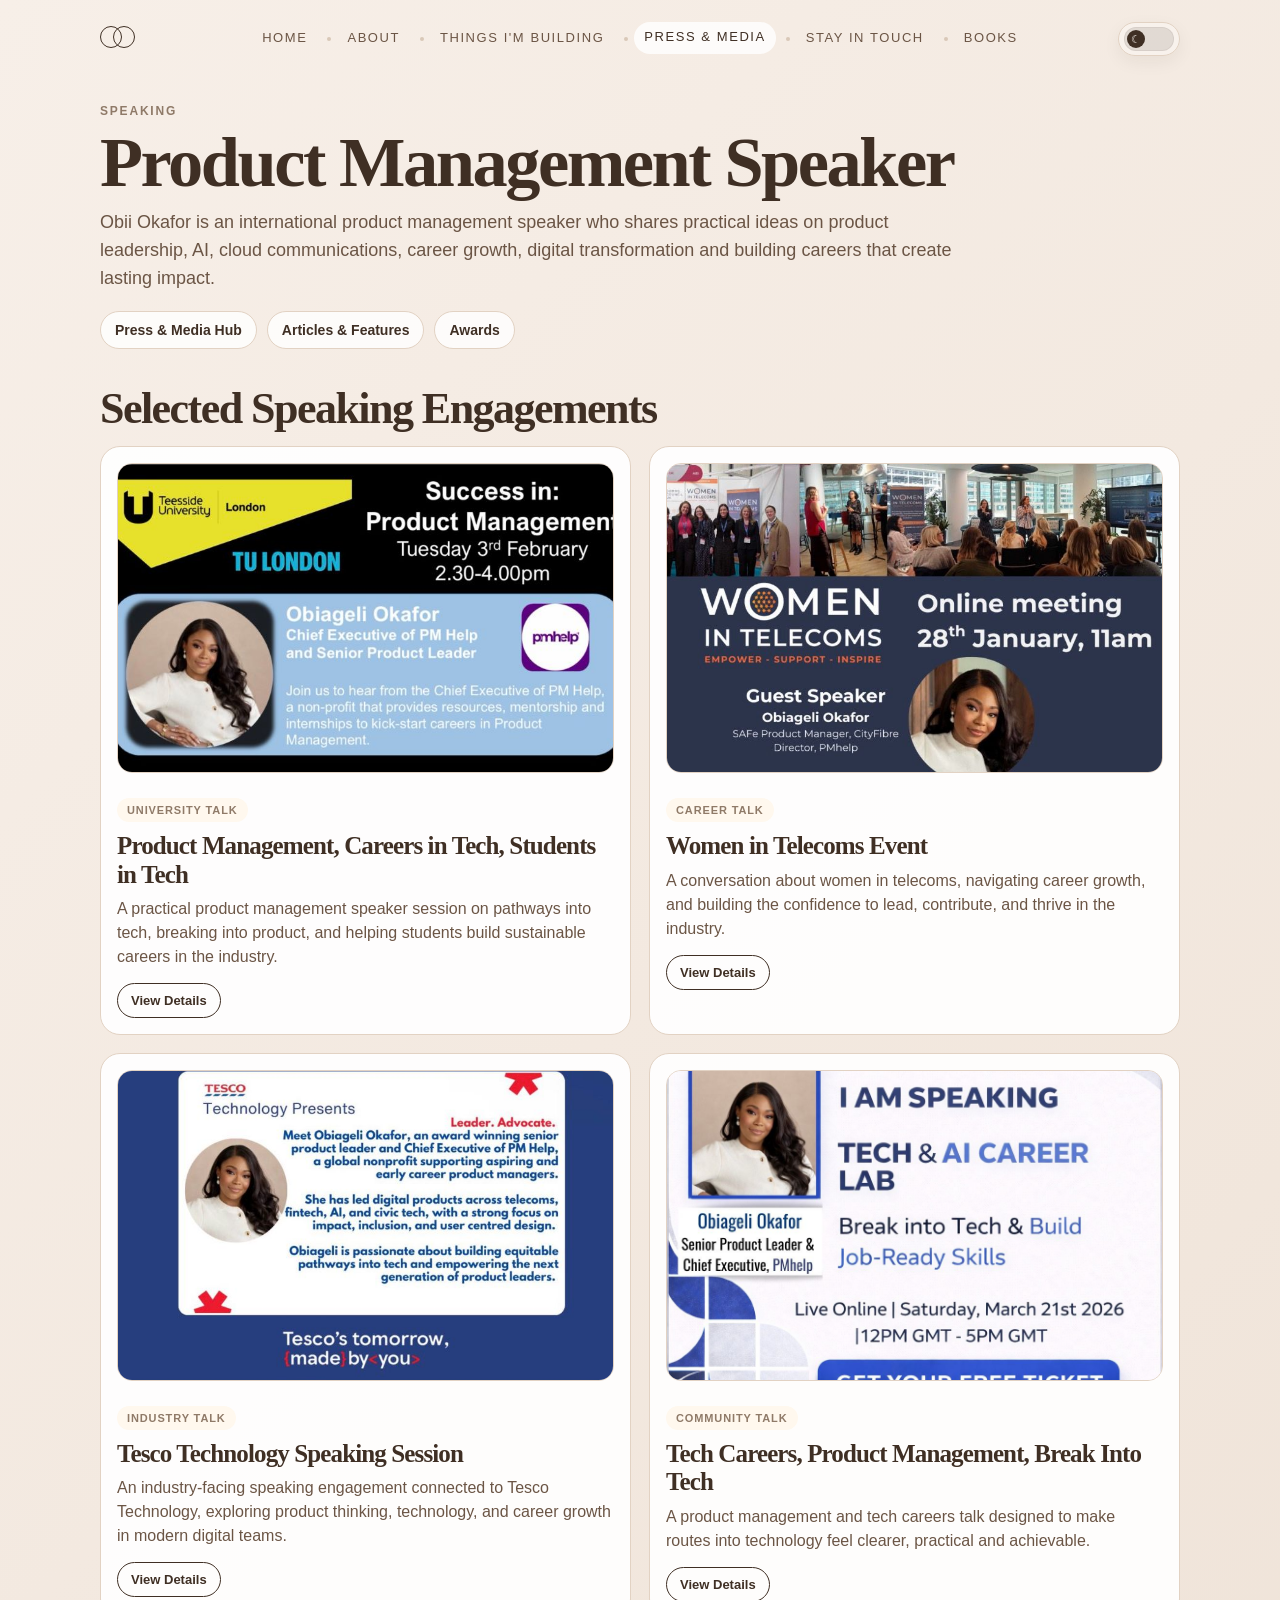
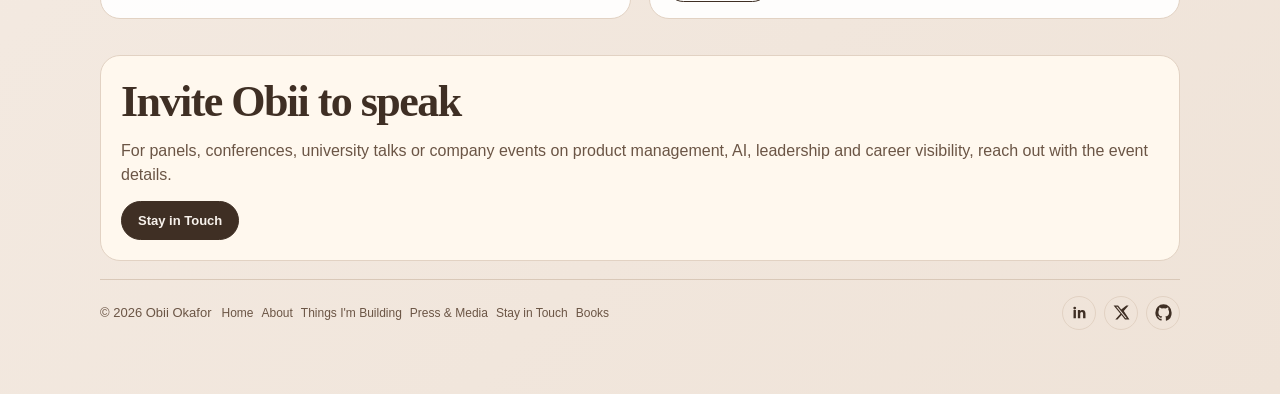
<file: speaking.html>
<!doctype html>
<html lang="en">
  <head>
    <meta charset="UTF-8" />
    <meta name="viewport" content="width=device-width, initial-scale=1.0" />
    <title>Product Management Speaker | Obii Okafor</title>
    <meta name="description" content="Invite Obii Okafor for product management, AI, cloud communications, career growth and leadership talks, panels and workshops." />
    <link rel="canonical" href="https://obiiokafor.com/speaking" />
    <link rel="icon" href="/assets/brand/favicon.svg" type="image/svg+xml" />
    <link rel="manifest" href="/site.webmanifest" />
    <meta name="application-name" content="Obii Okafor" />
    <meta name="theme-color" content="#efe8df" media="(prefers-color-scheme: light)" />
    <meta name="theme-color" content="#2d1d16" media="(prefers-color-scheme: dark)" />
    <meta property="og:type" content="website" />
    <meta property="og:site_name" content="Obii Okafor" />
    <meta property="og:title" content="Product Management Speaker | Obii Okafor" />
    <meta property="og:description" content="Invite Obii Okafor for product management, AI, cloud communications, career growth and leadership talks, panels and workshops." />
    <meta property="og:url" content="https://obiiokafor.com/speaking" />
    <meta property="og:image" content="https://obiiokafor.com/assets/brand/og-image.jpg" />
    <meta property="og:image:width" content="1200" />
    <meta property="og:image:height" content="630" />
    <meta name="twitter:card" content="summary_large_image" />
    <meta name="twitter:title" content="Product Management Speaker | Obii Okafor" />
    <meta name="twitter:description" content="Invite Obii Okafor for product management, AI, cloud communications, career growth and leadership talks, panels and workshops." />
    <meta name="twitter:image" content="https://obiiokafor.com/assets/brand/og-image.jpg" />
    <link rel="stylesheet" href="./site-ui.css" />
    <style>
      * { box-sizing: border-box; }
      body { margin: 0; font-family: "Avenir Next", "Segoe UI", sans-serif; color: var(--text); background: var(--page-bg-alt); }
      main { max-width: 1120px; margin: 0 auto; padding: 34px 20px 56px; }
      h1, h2, h3 { font-family: Georgia, serif; letter-spacing: -0.035em; }
      h1 { margin: 0 0 12px; font-size: clamp(42px, 5.5vw, 72px); line-height: 0.98; }
      h2 { margin: 0 0 12px; font-size: clamp(30px, 4vw, 44px); }
      h3 { margin: 0 0 8px; font-size: 25px; line-height: 1.14; }
      .intro { max-width: 860px; margin: 0; color: var(--muted); font-size: 18px; line-height: 1.55; }
      .eyebrow { margin: 0 0 10px; color: var(--muted-soft); font-size: 12px; font-weight: 700; letter-spacing: 0.15em; text-transform: uppercase; }
      .section { margin-top: 34px; }
      .grid { display: grid; grid-template-columns: repeat(2, minmax(0, 1fr)); gap: 18px; }
      .card { border: 1px solid var(--border); border-radius: 20px; background: var(--surface-strong); padding: 16px; }
      .thumb { aspect-ratio: 16 / 10; border-radius: 15px; overflow: hidden; border: 1px solid var(--border); background: var(--surface-soft); margin-bottom: 14px; }
      .thumb img { width: 100%; height: 100%; object-fit: cover; display: block; }
      .meta { display: inline-flex; margin-bottom: 10px; padding: 6px 10px; border-radius: 999px; background: var(--surface-soft); color: var(--muted-soft); font-size: 11px; font-weight: 700; letter-spacing: 0.08em; text-transform: uppercase; }
      .body { margin: 0; color: var(--muted); line-height: 1.5; }
      .read, .btn { margin-top: 14px; display: inline-flex; text-decoration: none; border: 1px solid var(--button-bg); border-radius: 999px; padding: 9px 13px; color: var(--text); font-size: 13px; font-weight: 700; }
      .btn { color: var(--button-text); background: var(--button-bg); padding: 11px 16px; }
      .read:hover { background: var(--icon-bg-hover); }
      .btn:hover { background: var(--button-bg-hover); border-color: var(--button-bg-hover); }
      .link-row { display: flex; flex-wrap: wrap; gap: 10px; margin-top: 18px; }
      .link-row a { border: 1px solid var(--border); border-radius: 999px; background: var(--surface); color: var(--text); padding: 10px 14px; text-decoration: none; font-size: 14px; font-weight: 700; }
      .cta { margin-top: 36px; border: 1px solid var(--border); border-radius: 20px; background: var(--surface-soft); padding: 20px; }
      @media (max-width: 820px) { .grid { grid-template-columns: 1fr; } }
</style>
    <!-- SEO structured data -->
    <script type="application/ld+json">
    {
      "@context": "https://schema.org",
      "@graph": [
        {
          "@context": "https://schema.org",
          "@type": "BreadcrumbList",
          "itemListElement": [
            {
              "@type": "ListItem",
              "position": 1,
              "name": "Home",
              "item": "https://obiiokafor.com/"
            },
            {
              "@type": "ListItem",
              "position": 2,
              "name": "Speaking",
              "item": "https://obiiokafor.com/speaking"
            }
          ]
        },
        {
          "@type": "ItemList",
          "@id": "https://obiiokafor.com/speaking#events",
          "name": "Speaking engagements by Obii Okafor",
          "itemListElement": [
            {
              "@type": "ListItem",
              "position": 1,
              "item": {
                "@type": "Event",
                "name": "Product Management, Careers in Tech, Students in Tech",
                "url": "https://www.linkedin.com/posts/obiageli-okafor_productmanagement-careersintech-studentsintech-activity-7424095499449860096-_yKG?utm_source=social_share_send&utm_medium=member_desktop_web&rcm=ACoAABY3n5QBDt8NIs2e4pU8MTakQdp9OVZuTOE",
                "description": "A practical product management speaker session on pathways into tech, breaking into product, and helping students build sustainable careers in the industry.",
                "performer": {
                  "@id": "https://obiiokafor.com/#person"
                },
                "eventAttendanceMode": "https://schema.org/OfflineEventAttendanceMode"
              }
            },
            {
              "@type": "ListItem",
              "position": 2,
              "item": {
                "@type": "Event",
                "name": "Women in Telecoms Event",
                "url": "https://www.linkedin.com/posts/obiageli-okafor_im-really-looking-forward-to-this-activity-7421527214568984576-kSId?utm_source=social_share_send&utm_medium=member_desktop_web&rcm=ACoAABY3n5QBDt8NIs2e4pU8MTakQdp9OVZuTOE",
                "description": "A conversation about women in telecoms, navigating career growth, and building the confidence to lead, contribute, and thrive in the industry.",
                "performer": {
                  "@id": "https://obiiokafor.com/#person"
                },
                "eventAttendanceMode": "https://schema.org/OfflineEventAttendanceMode"
              }
            },
            {
              "@type": "ListItem",
              "position": 3,
              "item": {
                "@type": "Event",
                "name": "Tesco Technology Speaking Session",
                "url": "https://www.linkedin.com/posts/obiageli-okafor_really-excited-to-be-speaking-at-tesco-technology-activity-7419307158552350721-pLi4?utm_source=social_share_send&utm_medium=member_desktop_web&rcm=ACoAABY3n5QBDt8NIs2e4pU8MTakQdp9OVZuTOE",
                "description": "An industry-facing speaking engagement connected to Tesco Technology, exploring product thinking, technology, and career growth in modern digital teams.",
                "performer": {
                  "@id": "https://obiiokafor.com/#person"
                },
                "eventAttendanceMode": "https://schema.org/OfflineEventAttendanceMode"
              }
            },
            {
              "@type": "ListItem",
              "position": 4,
              "item": {
                "@type": "Event",
                "name": "Tech Careers, Product Management, Break Into Tech",
                "url": "https://www.linkedin.com/posts/obiageli-okafor_techcareers-productmanagement-breakintotech-activity-7439279273217216513-KxMk?utm_source=social_share_send&utm_medium=member_desktop_web&rcm=ACoAABY3n5QBDt8NIs2e4pU8MTakQdp9OVZuTOE",
                "description": "A product management and tech careers talk designed to make routes into technology feel clearer, practical and achievable.",
                "performer": {
                  "@id": "https://obiiokafor.com/#person"
                },
                "eventAttendanceMode": "https://schema.org/OfflineEventAttendanceMode"
              }
            }
          ]
        }
      ]
    }
    </script>
    <!-- /SEO structured data -->
  </head>
  <body data-page="press">
    <a class="skip-link" href="#main-content">Skip to content</a>
    <div class="site-shell">
      <header class="site-header">
        <a class="brand" href="./index.html" aria-label="Obii Okafor home">
          <span class="brand-mark" aria-hidden="true"><span></span><span></span></span>
        </a>
        <nav class="top-nav" aria-label="Site navigation">
          <ul>
            <li><a data-page-link="home" href="./index.html">Home</a></li>
            <li><a data-page-link="about" href="./about.html">About</a></li>
            <li><a data-page-link="projects" href="./projects.html">Things I'm Building</a></li>
            <li><a data-page-link="press" href="./press-media.html">Press &amp; Media</a></li>
            <li><a data-page-link="contact" href="./contact.html">Stay in Touch</a></li>
            <li><a data-page-link="book" href="./book.html">Books</a></li>
          </ul>
        </nav>
        <div class="theme-switch" aria-label="Theme switcher">
          <button class="theme-toggle" type="button" aria-label="Switch to dark mode" title="Switch to dark mode"><span aria-hidden="true">☼</span></button>
        </div>
      </header>
    </div>
    <main id="main-content">
      <p class="eyebrow">Speaking</p>
      <h1>Product Management Speaker</h1>
      <p class="intro">Obii Okafor is an international product management speaker who shares practical ideas on product leadership, AI, cloud communications, career growth, digital transformation and building careers that create lasting impact.</p>
      <div class="link-row" aria-label="Related press and media pages">
        <a href="./press-media.html">Press &amp; Media Hub</a>
        <a href="./media.html">Articles &amp; Features</a>
        <a href="./awards.html">Awards</a>
      </div>
      <section class="section" aria-labelledby="speaking-list"><h2 id="speaking-list">Selected Speaking Engagements</h2><div class="grid">
          <article class="card">
            <div class="thumb"><img src="./press-media-assets/students-in-tech.jpg" alt="Event image for product management, careers in tech, and students in tech speaking engagement" /></div>
            <p class="meta">University Talk</p>
            <h3>Product Management, Careers in Tech, Students in Tech</h3>
            <p class="body">A practical product management speaker session on pathways into tech, breaking into product, and helping students build sustainable careers in the industry.</p>
            <a class="read" href="https://www.linkedin.com/posts/obiageli-okafor_productmanagement-careersintech-studentsintech-activity-7424095499449860096-_yKG?utm_source=social_share_send&utm_medium=member_desktop_web&rcm=ACoAABY3n5QBDt8NIs2e4pU8MTakQdp9OVZuTOE" target="_blank" rel="noreferrer">View Details</a>
          </article>
          <article class="card">
            <div class="thumb"><img src="./press-media-assets/women-in-telecoms.jpg" alt="Event image for women in telecoms speaking event" /></div>
            <p class="meta">Career Talk</p>
            <h3>Women in Telecoms Event</h3>
            <p class="body">A conversation about women in telecoms, navigating career growth, and building the confidence to lead, contribute, and thrive in the industry.</p>
            <a class="read" href="https://www.linkedin.com/posts/obiageli-okafor_im-really-looking-forward-to-this-activity-7421527214568984576-kSId?utm_source=social_share_send&utm_medium=member_desktop_web&rcm=ACoAABY3n5QBDt8NIs2e4pU8MTakQdp9OVZuTOE" target="_blank" rel="noreferrer">View Details</a>
          </article>
          <article class="card">
            <div class="thumb"><img src="./press-media-assets/tesco-technology.jpg" alt="Event image for Tesco Technology speaking session" /></div>
            <p class="meta">Industry Talk</p>
            <h3>Tesco Technology Speaking Session</h3>
            <p class="body">An industry-facing speaking engagement connected to Tesco Technology, exploring product thinking, technology, and career growth in modern digital teams.</p>
            <a class="read" href="https://www.linkedin.com/posts/obiageli-okafor_really-excited-to-be-speaking-at-tesco-technology-activity-7419307158552350721-pLi4?utm_source=social_share_send&utm_medium=member_desktop_web&rcm=ACoAABY3n5QBDt8NIs2e4pU8MTakQdp9OVZuTOE" target="_blank" rel="noreferrer">View Details</a>
          </article>
          <article class="card">
            <div class="thumb"><img src="./press-media-assets/break-into-tech.jpg" alt="Event image for break into tech and product management community talk" /></div>
            <p class="meta">Community Talk</p>
            <h3>Tech Careers, Product Management, Break Into Tech</h3>
            <p class="body">A product management and tech careers talk designed to make routes into technology feel clearer, practical and achievable.</p>
            <a class="read" href="https://www.linkedin.com/posts/obiageli-okafor_techcareers-productmanagement-breakintotech-activity-7439279273217216513-KxMk?utm_source=social_share_send&utm_medium=member_desktop_web&rcm=ACoAABY3n5QBDt8NIs2e4pU8MTakQdp9OVZuTOE" target="_blank" rel="noreferrer">View Details</a>
          </article>
      </div></section>
      <section class="cta"><h2>Invite Obii to speak</h2><p class="body">For panels, conferences, university talks or company events on product management, AI, leadership and career visibility, reach out with the event details.</p><a class="btn" href="./contact.html">Stay in Touch</a></section>
      <footer class="site-footer">
        <div class="footer-left">
          <p>© 2026 Obii Okafor</p>
          <div class="footer-nav">
            <a href="./index.html">Home</a>
            <a href="./about.html">About</a>
            <a href="./projects.html">Things I'm Building</a>
            <a href="./press-media.html">Press &amp; Media</a>
            <a href="./contact.html">Stay in Touch</a>
            <a href="./book.html">Books</a>
          </div>
        </div>
        <div class="social" aria-label="Social links">
          <a href="https://www.linkedin.com/in/obiageli-okafor" target="_blank" rel="noreferrer" aria-label="LinkedIn"><svg viewBox="0 0 24 24" fill="currentColor" aria-hidden="true"><path d="M6.94 8.5H3.56V20h3.38V8.5Zm-1.69-4.7a1.96 1.96 0 1 0 0 3.92 1.96 1.96 0 0 0 0-3.92ZM20.44 13.4c0-3.33-1.78-4.88-4.15-4.88-1.91 0-2.76 1.05-3.24 1.79V8.5H9.67V20h3.38v-5.7c0-1.5.28-2.95 2.15-2.95 1.84 0 1.86 1.72 1.86 3.05V20h3.38v-6.6Z"/></svg></a>
          <a href="https://x.com/obiiokafor1?s=21&t=R1z7tlqv8gVdBXQX9fZ9Ow" target="_blank" rel="noreferrer" aria-label="X"><svg viewBox="0 0 24 24" fill="currentColor" aria-hidden="true"><path d="M18.9 2H22l-6.77 7.73L23.2 22h-6.26l-4.9-6.52L6.36 22H3.25l7.25-8.3L.8 2h6.36l4.43 5.9L18.9 2Zm-1.1 18h1.73L6.27 3.9H4.42L17.8 20Z"/></svg></a>
          <a href="https://github.com/ObiiOkafor?tab=overview&from=2026-05-01&to=2026-05-31" target="_blank" rel="noreferrer" aria-label="GitHub"><svg viewBox="0 0 24 24" fill="currentColor" aria-hidden="true"><path d="M12 .5A11.5 11.5 0 0 0 .5 12.2c0 5.2 3.37 9.62 8.04 11.18.59.11.8-.26.8-.58v-2.05c-3.27.73-3.96-1.42-3.96-1.42-.54-1.4-1.32-1.77-1.32-1.77-1.08-.75.08-.74.08-.74 1.2.09 1.83 1.25 1.83 1.25 1.06 1.87 2.79 1.33 3.47 1.02.11-.79.42-1.33.76-1.64-2.61-.31-5.35-1.34-5.35-5.94 0-1.31.46-2.38 1.21-3.22-.12-.31-.52-1.57.12-3.27 0 0 .99-.32 3.24 1.23a11.03 11.03 0 0 1 5.9 0c2.25-1.55 3.24-1.23 3.24-1.23.64 1.7.24 2.96.12 3.27.75.84 1.21 1.91 1.21 3.22 0 4.61-2.75 5.63-5.37 5.94.43.37.81 1.1.81 2.23v3.3c0 .32.21.7.81.58A11.7 11.7 0 0 0 23.5 12.2 11.5 11.5 0 0 0 12 .5Z"/></svg></a>
        </div>
      </footer>
    </main>
    <script src="./site-theme.js"></script>
  </body>
</html>
</file>
<file: site-ui.css>
:root {
  --page-bg: #efe8df;
  --page-bg-alt: linear-gradient(135deg, #f7efe8, #efe3d8);
  --surface: rgba(255, 255, 255, 0.82);
  --surface-soft: #fff8ee;
  --surface-strong: rgba(255, 255, 255, 0.92);
  --border: #e2d2c3;
  --border-strong: #d9c8b8;
  --text: #3f2f24;
  --muted: #6b5545;
  --muted-soft: #8f7a68;
  --button-bg: #3f2f24;
  --button-bg-hover: #4b382b;
  --button-text: #f8f2ec;
  --icon-bg-hover: rgba(255, 255, 255, 0.45);
  --chip-bg: rgba(255, 255, 255, 0.75);
  --success-bg: #f3faf6;
  --success-border: #cde7d5;
  --success-text: #27553b;
}

body[data-theme="dark"] {
  --page-bg: #2d1d16;
  --page-bg-alt: linear-gradient(135deg, #3a261b, #241711);
  --surface: rgba(56, 37, 28, 0.86);
  --surface-soft: #3a261d;
  --surface-strong: rgba(64, 43, 33, 0.94);
  --border: #674a39;
  --border-strong: #76543f;
  --text: #f4e9df;
  --muted: #c3ad99;
  --muted-soft: #b69985;
  --button-bg: #f1e4d7;
  --button-bg-hover: #e4d0bf;
  --button-text: #241d19;
  --icon-bg-hover: rgba(255, 255, 255, 0.08);
  --chip-bg: rgba(255, 255, 255, 0.06);
  --success-bg: rgba(46, 139, 87, 0.12);
  --success-border: rgba(95, 175, 120, 0.4);
  --success-text: #bfe0c7;
}

body {
  background: var(--page-bg-alt);
  color: var(--text);
}

.skip-link {
  position: absolute;
  top: 12px;
  left: 16px;
  z-index: 10000;
  transform: translateY(-160%);
  border-radius: 999px;
  background: var(--button-bg);
  color: var(--button-text);
  padding: 10px 14px;
  text-decoration: none;
  font-size: 14px;
  font-weight: 700;
  transition: transform 160ms ease;
}

.skip-link:focus {
  transform: translateY(0);
}

:focus-visible {
  outline: 2px solid #b98324;
  outline-offset: 3px;
}

.site-shell {
  max-width: 1120px;
  margin: 0 auto;
  padding: 22px 20px 0;
}

.site-header {
  display: grid;
  grid-template-columns: 1fr auto 1fr;
  align-items: center;
  gap: 16px;
  padding-bottom: 14px;
}

.site-header .brand {
  text-decoration: none;
  color: var(--text);
  font-family: Georgia, serif;
  display: inline-flex;
  align-items: center;
  width: fit-content;
  justify-self: start;
}

.site-header .brand-mark {
  position: relative;
  width: 36px;
  height: 26px;
  display: inline-block;
}

.site-header .brand-mark span {
  position: absolute;
  top: 0;
  width: 22px;
  height: 22px;
  border: 1.7px solid currentColor;
  border-radius: 999px;
}

.site-header .brand-mark span:first-child {
  left: 0;
}

.site-header .brand-mark span:last-child {
  left: 13px;
}

.top-nav {
  justify-self: center;
}

.top-nav ul {
  list-style: none;
  margin: 0;
  padding: 0;
  display: inline-flex;
  flex-wrap: wrap;
  align-items: center;
  justify-content: center;
  gap: 8px 20px;
}

.top-nav li {
  position: relative;
}

.top-nav li + li::before {
  content: "";
  position: absolute;
  left: -10px;
  top: 50%;
  width: 4px;
  height: 4px;
  margin-top: -2px;
  border-radius: 999px;
  background: var(--border-strong);
}

.top-nav a {
  text-decoration: none;
  color: var(--muted);
  padding: 7px 10px 10px;
  font-size: 13px;
  letter-spacing: 0.12em;
  text-transform: uppercase;
  display: inline-flex;
  align-items: center;
  border-radius: 999px;
  transition: color 160ms ease, background 160ms ease, transform 160ms ease;
}

.top-nav a:hover,
.top-nav a:focus-visible,
.top-nav a.is-active {
  color: var(--text);
  background: var(--surface);
  transform: translateY(-1px);
}

.theme-switch {
  justify-self: end;
}

.theme-toggle {
  width: 62px;
  height: 34px;
  padding: 0;
  border: 1px solid var(--border);
  border-radius: 999px;
  background: rgba(255, 255, 255, 0.32);
  color: var(--text);
  display: inline-flex;
  align-items: center;
  justify-content: center;
  cursor: pointer;
  font: inherit;
  box-shadow: 0 6px 18px rgba(38, 26, 18, 0.06);
  transition: background 160ms ease, border-color 160ms ease, transform 160ms ease, color 160ms ease;
}

.theme-track {
  position: relative;
  width: 50px;
  height: 24px;
  border-radius: 999px;
  background: rgba(63, 47, 36, 0.12);
  box-shadow: inset 0 0 0 1px rgba(63, 47, 36, 0.06);
}

.theme-knob {
  position: absolute;
  top: 3px;
  left: 3px;
  width: 18px;
  height: 18px;
  border-radius: 999px;
  background: var(--button-bg);
  color: var(--button-text);
  display: inline-flex;
  align-items: center;
  justify-content: center;
  transform: translateX(0);
  transition: transform 180ms ease, background 180ms ease, color 180ms ease;
}

.theme-icon {
  font-size: 11px;
  line-height: 1;
}

.theme-toggle:hover,
.theme-toggle:focus-visible {
  border-color: var(--border-strong);
  transform: translateY(-1px);
}

.theme-toggle.is-active {
  border-color: var(--border-strong);
  background: rgba(255, 255, 255, 0.08);
}

.theme-toggle.is-active .theme-track {
  background: rgba(244, 233, 223, 0.14);
}

.theme-toggle.is-active .theme-knob {
  transform: translateX(26px);
}

.site-footer {
  margin-top: 18px;
  padding: 16px 0 8px;
  border-top: 1px solid var(--border-strong);
  display: flex;
  justify-content: space-between;
  align-items: center;
  gap: 10px;
  flex-wrap: wrap;
}

.site-footer p {
  margin: 0;
  color: var(--muted);
  font-size: 13px;
}

.site-footer .footer-left {
  display: flex;
  align-items: center;
  gap: 10px;
  flex-wrap: wrap;
}

.site-footer .footer-nav {
  display: flex;
  gap: 8px;
  flex-wrap: wrap;
}

.site-footer .footer-nav a {
  text-decoration: none;
  padding: 0;
  font-size: 12px;
  color: var(--muted);
}

.site-footer .footer-nav a:hover {
  text-decoration: underline;
}

.site-footer .social {
  display: inline-flex;
  gap: 8px;
  align-items: center;
}

.site-footer .social a {
  width: 34px;
  height: 34px;
  border: 1px solid var(--border);
  border-radius: 999px;
  display: inline-flex;
  align-items: center;
  justify-content: center;
  background: transparent;
  color: var(--text);
  text-decoration: none;
}

.site-footer .social a:hover {
  background: var(--icon-bg-hover);
}

.site-footer .social svg {
  width: 17px;
  height: 17px;
  display: block;
}

@media (max-width: 980px) {
  .site-shell {
    padding-top: 16px;
  }

  .site-header {
    grid-template-columns: 1fr auto;
    justify-items: stretch;
  }

  .site-header .brand {
    grid-column: 1;
    grid-row: 1;
    justify-self: start;
  }

  .top-nav {
    grid-column: 1 / -1;
    grid-row: 2;
    justify-self: center;
  }

  .top-nav ul {
    gap: 8px 14px;
  }

  .top-nav li + li::before {
    display: none;
  }

  .theme-switch {
    grid-column: 2;
    grid-row: 1;
    justify-self: end;
  }
}
</file>
<file: hero-studio.css>
* {
  box-sizing: border-box;
}

body {
  margin: 0;
  font-family: "Avenir Next", "Segoe UI", sans-serif;
  color: var(--text);
}

a {
  color: inherit;
}

.clean-preview {
  min-height: 100vh;
  position: relative;
}

.stage-wrap {
  padding: 24px;
  overflow: auto;
}

.preview-stage {
  min-width: 980px;
  border-radius: 28px;
  overflow: hidden;
}

.hero {
  min-height: 680px;
  display: grid;
  grid-template-columns: 44% 56%;
  gap: 36px;
  padding: 38px;
  position: relative;
  overflow: hidden;
}

.hero .portrait {
  border-radius: var(--image-radius);
  background: linear-gradient(180deg, #d8c4b2, #ac9078);
  width: 100%;
  min-height: 520px;
  overflow: hidden;
}

.hero .portrait img {
  width: 100%;
  height: 100%;
  object-fit: cover;
  display: block;
}

.hero .content {
  align-self: center;
  max-width: 620px;
}

.hero .eyebrow {
  letter-spacing: 2px;
  font-size: 12px;
  text-transform: uppercase;
  margin-bottom: 14px;
  color: var(--muted);
}

.hero h1 {
  margin: 0;
  font-family: Georgia, serif;
  font-size: clamp(38px, 4vw, 62px);
  color: var(--heading);
}

.hero h3 {
  margin: 12px 0 0;
  font-family: Georgia, serif;
  font-size: clamp(20px, 2vw, 32px);
  line-height: 1.2;
  color: var(--subheading);
}

.hero p.location {
  margin: 10px 0 0;
  font-size: clamp(14px, 1.1vw, 16px);
  letter-spacing: 0.4px;
  color: var(--muted);
  display: inline-flex;
  align-items: center;
  gap: 8px;
}

.hero p.location .gm-pin {
  width: 12px;
  height: 12px;
  border-radius: 12px 12px 12px 0;
  background: #ea4335;
  transform: rotate(-45deg);
  position: relative;
  display: inline-block;
  flex: 0 0 12px;
}

.hero p.location .gm-pin::after {
  content: "";
  width: 4px;
  height: 4px;
  background: #fff;
  border-radius: 50%;
  position: absolute;
  top: 4px;
  left: 4px;
}

.hero p {
  margin: 20px 0 0;
  font-size: clamp(17px, 1.5vw, 22px);
  line-height: 1.45;
  color: var(--body);
}

.hero p.tagline {
  margin-top: 16px;
  font-style: italic;
  color: var(--subheading);
}

.hero .cta-row {
  margin-top: 28px;
  display: flex;
  gap: 12px;
  flex-wrap: wrap;
}

.hero .cta-row .primary {
  background: var(--button-bg);
  color: var(--button-text);
  border: 0;
}

.hero .cta-row .secondary {
  background: transparent;
  color: var(--button-bg);
  border: 2px solid var(--button-bg);
}

.hero .cta-row a {
  border-radius: 999px;
  padding: 10px 14px;
  text-decoration: none;
  display: inline-flex;
  align-items: center;
}

.hero .cta-row button {
  border-radius: 999px;
  padding: 10px 14px;
  display: inline-flex;
  align-items: center;
  cursor: pointer;
  font: inherit;
}

.hero .tags {
  margin-top: 22px;
  color: var(--muted);
  font-size: 13px;
  letter-spacing: 1px;
  text-transform: uppercase;
}

.projects {
  background: #f8f2eb;
  border-top: 1px solid #e2d3c3;
  padding: 42px 38px 50px;
}

.projects .projects-head {
  display: flex;
  justify-content: space-between;
  gap: 16px;
  align-items: flex-end;
  margin-bottom: 24px;
}

.projects h4 {
  margin: 0;
  font-family: Georgia, serif;
  color: #3f2f24;
  font-size: clamp(30px, 3vw, 42px);
}

.projects p {
  margin: 8px 0 0;
  color: #6b5545;
  max-width: 720px;
  font-size: 17px;
  line-height: 1.45;
}

.projects .projects-grid {
  display: grid;
  grid-template-columns: repeat(3, minmax(0, 1fr));
  gap: 14px;
}

.projects .card {
  background: #fff;
  border: 1px solid #e7d8c8;
  border-radius: 16px;
  padding: 18px;
}

.projects .card .meta {
  font-size: 12px;
  color: #8b7565;
  letter-spacing: 1px;
  text-transform: uppercase;
}

.projects .card h5 {
  margin: 8px 0 8px;
  font-size: 22px;
  color: #3f2f24;
  font-family: Georgia, serif;
}

.projects .card p {
  margin: 0;
  font-size: 15px;
  color: #6b5545;
}

.projects .projects-head .view-all {
  border-radius: 999px;
  border: 1px solid #3f2f24;
  color: #3f2f24;
  padding: 10px 14px;
  background: transparent;
  text-decoration: none;
  display: inline-flex;
  align-items: center;
}

@media (max-width: 980px) {
  .preview-stage {
    min-width: 100%;
  }

  .site-footer {
    margin-top: 12px;
  }

  .hero {
    grid-template-columns: 1fr;
    padding: 20px;
  }

  .hero .portrait {
    min-height: 360px;
  }

  .projects {
    padding: 24px 20px 28px;
  }

  .projects .projects-head {
    align-items: flex-start;
    flex-direction: column;
  }

  .projects .projects-grid {
    grid-template-columns: 1fr;
  }
}
</file>
<file: book.css>
* {
  box-sizing: border-box;
}

body {
  margin: 0;
  font-family: "Avenir Next", "Segoe UI", sans-serif;
  color: var(--text);
}

.book-main {
  max-width: 1120px;
  margin: 0 auto;
  padding: clamp(22px, 3.4vw, 38px) 20px 52px;
}

.book-banner {
  position: relative;
  display: grid;
  grid-template-columns: minmax(220px, 0.72fr) minmax(0, 1fr);
  align-items: center;
  gap: clamp(28px, 5vw, 58px);
  overflow: hidden;
  padding: clamp(18px, 3vw, 32px) 0 clamp(22px, 3.4vw, 36px);
  border-bottom: 1px solid color-mix(in srgb, var(--border-strong) 72%, transparent);
}

.book-banner::before {
  content: "";
  position: absolute;
  inset: -18% -12% auto 46%;
  height: 72%;
  border-radius: 999px;
  background:
    radial-gradient(circle at 42% 48%, rgba(229, 170, 52, 0.09), transparent 0 18%, transparent 46%),
    radial-gradient(circle at 50% 50%, rgba(132, 98, 71, 0.08), transparent 0 34%, transparent 58%);
  pointer-events: none;
}

.book-cover-stack {
  position: relative;
  z-index: 1;
  justify-self: center;
  width: min(100%, 250px);
}

.book-cover-wrap {
  position: relative;
  padding: 10px;
  border: 1px solid color-mix(in srgb, var(--border) 72%, transparent);
  border-radius: 18px;
  background: color-mix(in srgb, var(--page-bg) 72%, white 16%);
  box-shadow: 0 18px 44px rgba(63, 47, 36, 0.1);
}

.book-cover-wrap::before {
  content: "";
  position: absolute;
  inset: 14% -7% -5% 8%;
  border-radius: 20px;
  background: rgba(63, 47, 36, 0.12);
  filter: blur(20px);
  z-index: -1;
}

.book-cover {
  display: block;
  width: 100%;
  border-radius: 10px;
  user-select: none;
  -webkit-user-drag: none;
}

.book-cover-caption {
  max-width: 310px;
  margin: 16px auto 0;
  color: var(--muted);
  font-size: 14px;
  line-height: 1.48;
  text-align: center;
}

.book-copy {
  position: relative;
  z-index: 1;
  max-width: 600px;
}

.book-eyebrow {
  margin: 0 0 13px;
  color: var(--muted);
  font-size: 12px;
  font-weight: 700;
  letter-spacing: 0.16em;
  text-transform: uppercase;
}

.book-copy h1 {
  margin: 0;
  max-width: 510px;
  font-family: Georgia, serif;
  font-size: clamp(34px, 3.9vw, 52px);
  font-weight: 600;
  line-height: 1.02;
  letter-spacing: -0.035em;
  color: var(--text);
}

.book-kicker {
  max-width: 520px;
  margin: 18px 0 0;
  color: var(--muted);
  font-size: clamp(17px, 1.45vw, 20px);
  line-height: 1.48;
}

.book-support {
  max-width: 520px;
  margin: 14px 0 0;
  color: var(--text);
  font-size: 15px;
  font-weight: 600;
  line-height: 1.45;
}

.book-form {
  display: grid;
  gap: 14px;
  margin-top: 24px;
  max-width: 560px;
}

.book-fields {
  display: grid;
  grid-template-columns: minmax(150px, 0.85fr) minmax(220px, 1.15fr);
  gap: 12px;
}

.book-field-group {
  display: grid;
  gap: 7px;
}

.book-label {
  color: var(--muted);
  font-size: 12.5px;
  font-weight: 650;
}

.book-label span {
  opacity: 0.78;
}

.book-input {
  width: 100%;
  border: 1px solid color-mix(in srgb, var(--border) 82%, transparent);
  border-radius: 14px;
  padding: 14px 15px;
  font: inherit;
  background: color-mix(in srgb, var(--page-bg) 78%, white 18%);
  color: var(--text);
  box-shadow: none;
}

.book-input::placeholder {
  color: var(--muted-soft);
}

.book-input:focus {
  outline: 2px solid rgba(185, 131, 36, 0.5);
  outline-offset: 2px;
}

.book-honeypot {
  position: absolute;
  width: 1px;
  height: 1px;
  margin: -1px;
  clip: rect(0 0 0 0);
  clip-path: inset(50%);
  opacity: 0;
  overflow: hidden;
  pointer-events: none;
}

.book-turnstile {
  max-width: 440px;
  min-height: 70px;
  opacity: 0.92;
}

.book-submit {
  width: fit-content;
  border: 0;
  border-radius: 999px;
  background: var(--button-bg);
  color: var(--button-text);
  padding: 13px 24px;
  font: inherit;
  font-weight: 700;
  cursor: pointer;
  box-shadow: none;
  transition: background 160ms ease, transform 160ms ease, opacity 160ms ease;
}

.book-submit:hover,
.book-submit:focus-visible {
  background: var(--button-bg-hover);
  transform: translateY(-1px);
}

.book-submit.is-loading {
  opacity: 0.72;
  pointer-events: none;
}

.book-toast {
  position: fixed;
  right: 24px;
  bottom: 24px;
  max-width: 360px;
  width: calc(100% - 32px);
  padding: 14px 16px;
  border-radius: 14px;
  border: 1px solid transparent;
  box-shadow: 0 18px 40px rgba(0, 0, 0, 0.16);
  font-size: 14px;
  line-height: 1.45;
  opacity: 0;
  transform: translateY(16px);
  pointer-events: none;
  transition: opacity 180ms ease, transform 180ms ease;
  z-index: 1000;
}

.book-toast.is-visible,
.book-toast:not([hidden]) {
  opacity: 1;
  transform: translateY(0);
}

.book-toast[data-state="success"] {
  background: var(--success-bg);
  border-color: var(--success-border);
  color: var(--success-text);
}

.book-toast[data-state="error"] {
  background: #3a2020;
  border-color: rgba(189, 59, 59, 0.3);
  color: #f2d6d6;
}

body[data-theme="dark"] .book-banner::before {
  background:
    radial-gradient(circle at 42% 48%, rgba(229, 170, 52, 0.08), transparent 0 18%, transparent 46%),
    radial-gradient(circle at 50% 50%, rgba(229, 170, 52, 0.06), transparent 0 34%, transparent 58%);
}

body[data-theme="dark"] .book-cover-wrap {
  border-color: rgba(229, 170, 52, 0.18);
  background: rgba(244, 233, 223, 0.075);
  box-shadow: 0 22px 58px rgba(0, 0, 0, 0.22);
}

body[data-theme="dark"] .book-input {
  background: rgba(244, 233, 223, 0.065);
}

@media (max-width: 900px) {
  .book-main {
    padding-top: 22px;
  }

  .book-banner {
    grid-template-columns: 1fr;
    min-height: 0;
    gap: 28px;
    padding: 18px 0 30px;
  }

  .book-banner::before {
    inset: -10% -28% auto 18%;
    height: 50%;
  }

  .book-cover-stack {
    width: min(48vw, 230px);
  }

  .book-copy {
    max-width: 720px;
  }

  .book-copy h1 {
    max-width: 680px;
    font-size: clamp(34px, 6.6vw, 48px);
  }

  .book-form {
    max-width: 100%;
  }
}

@media (max-width: 640px) {
  .book-main {
    padding: 18px 18px 42px;
  }

  .book-banner {
    gap: 18px;
    padding: 8px 0 28px;
  }

  .book-cover-stack {
    width: min(52vw, 178px);
  }

  .book-cover-wrap {
    padding: 10px;
    border-radius: 16px;
  }

  .book-eyebrow {
    margin-bottom: 10px;
    font-size: 11px;
  }

  .book-copy h1 {
    font-size: clamp(30px, 8.8vw, 38px);
    line-height: 1.04;
  }

  .book-kicker {
    margin-top: 14px;
    font-size: 16.5px;
  }

  .book-support {
    font-size: 15px;
  }

  .book-cover-caption {
    font-size: 13px;
    line-height: 1.4;
  }

  .book-fields {
    grid-template-columns: 1fr;
  }

  .book-form {
    margin-top: 20px;
    gap: 12px;
  }

  .book-input {
    border-radius: 14px;
    padding: 13px 14px;
  }

  .book-submit {
    width: 100%;
    padding: 14px 18px;
  }

  .book-turnstile {
    max-width: 100%;
    min-height: 78px;
    overflow: hidden;
  }

  .book-toast {
    right: 16px;
    bottom: 16px;
  }

  .site-footer {
    align-items: flex-start;
  }
}
</file>
